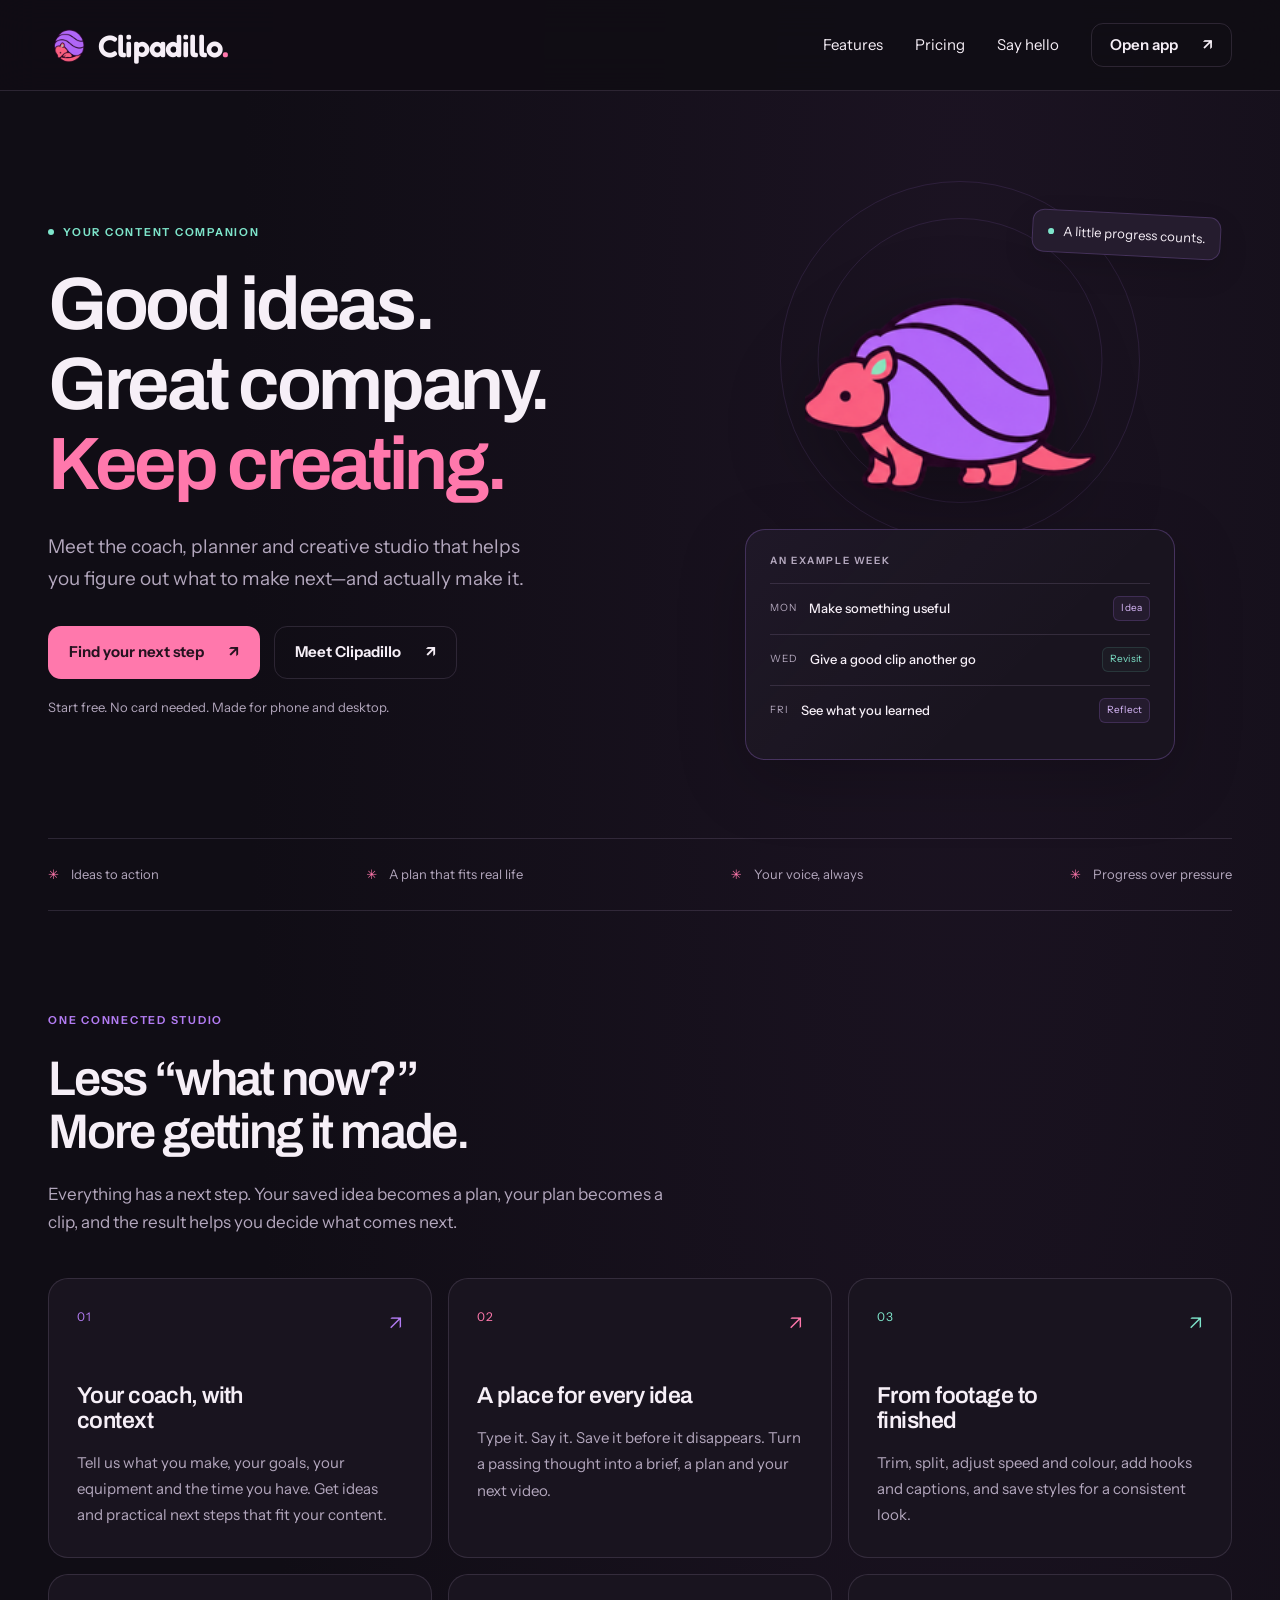
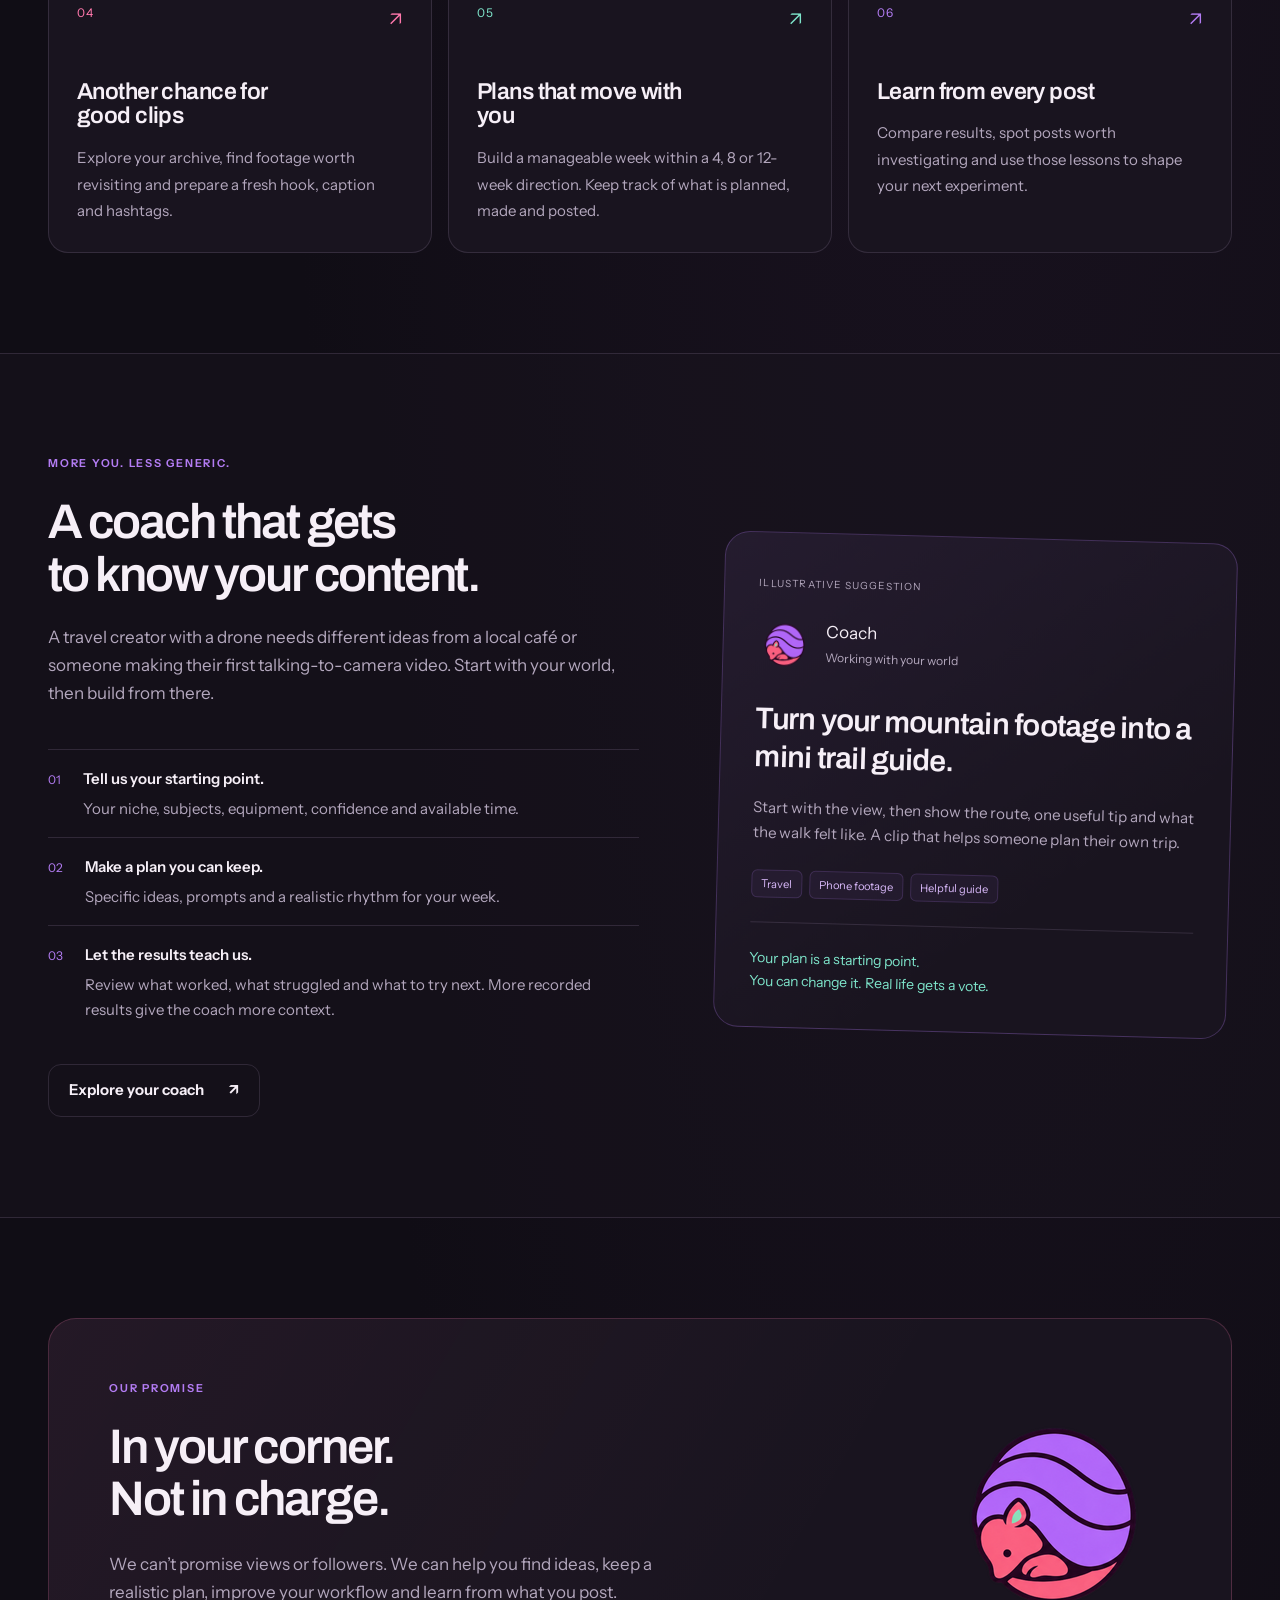
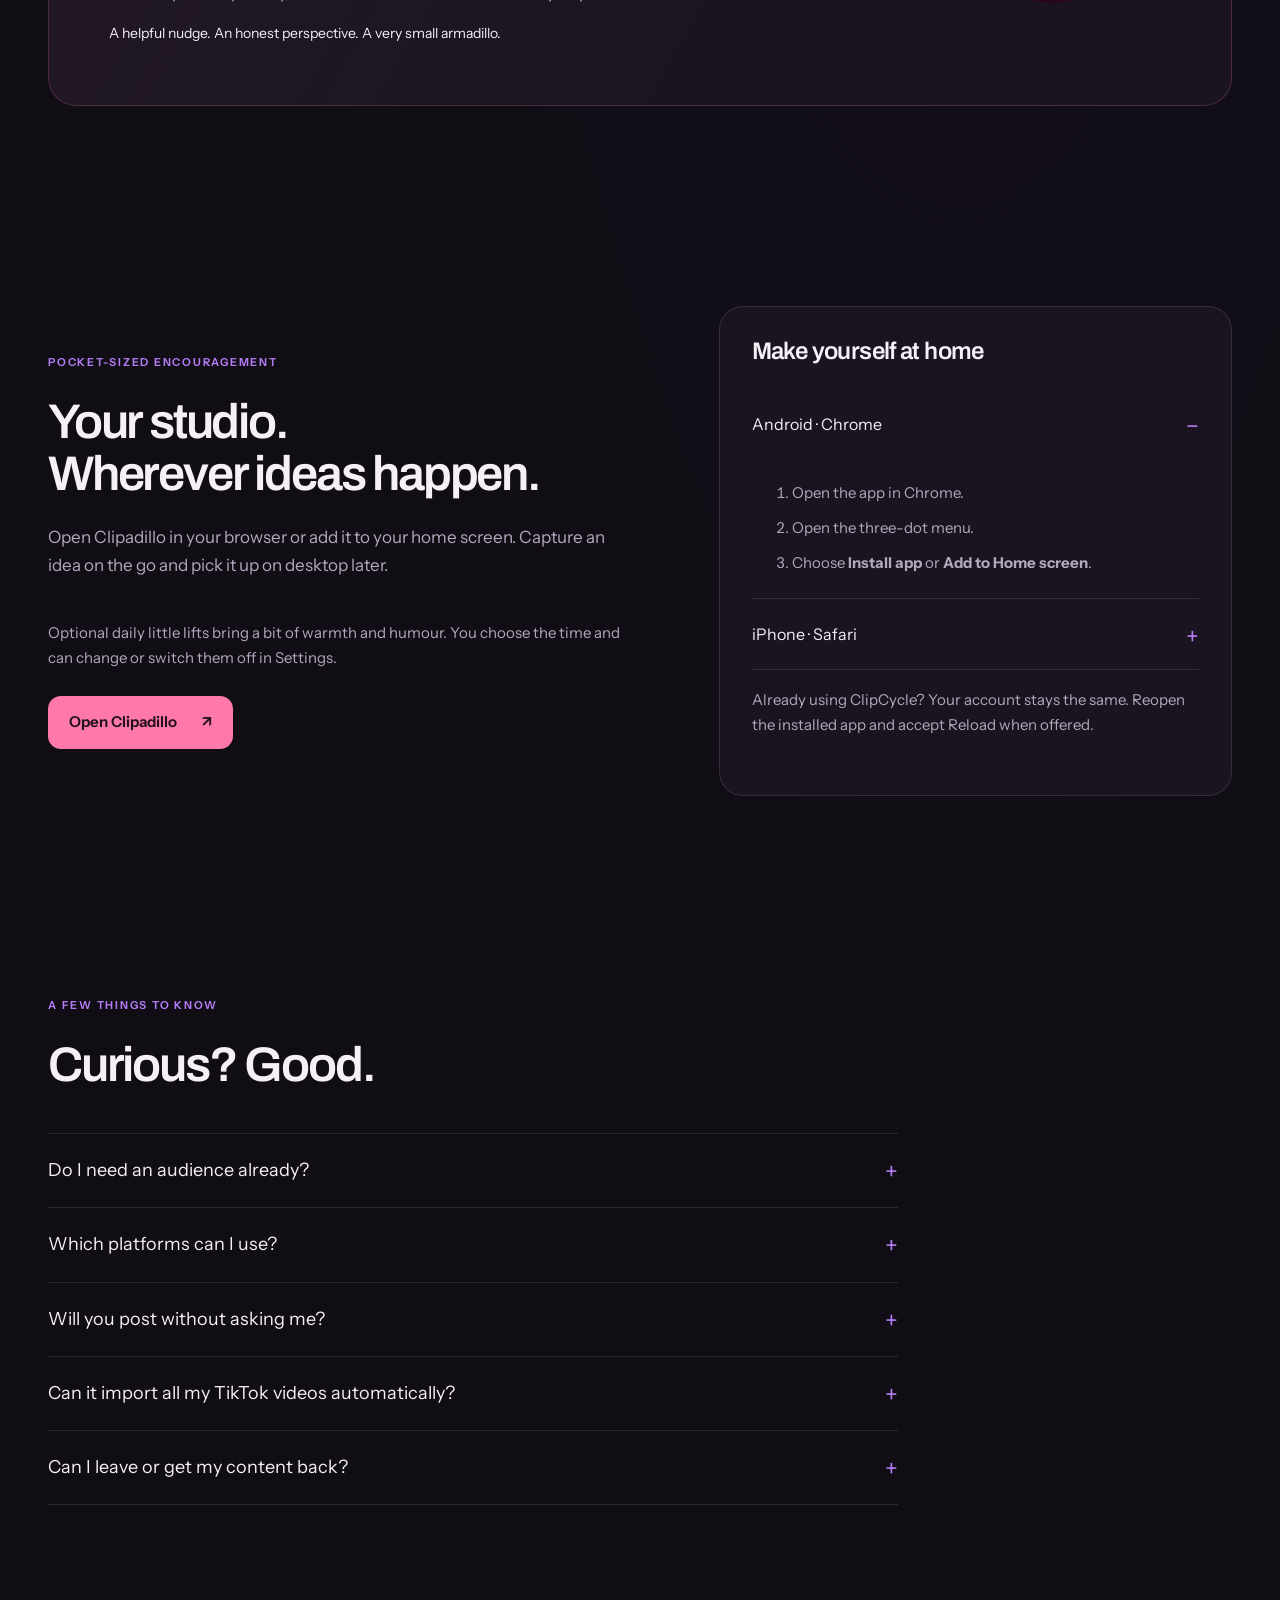
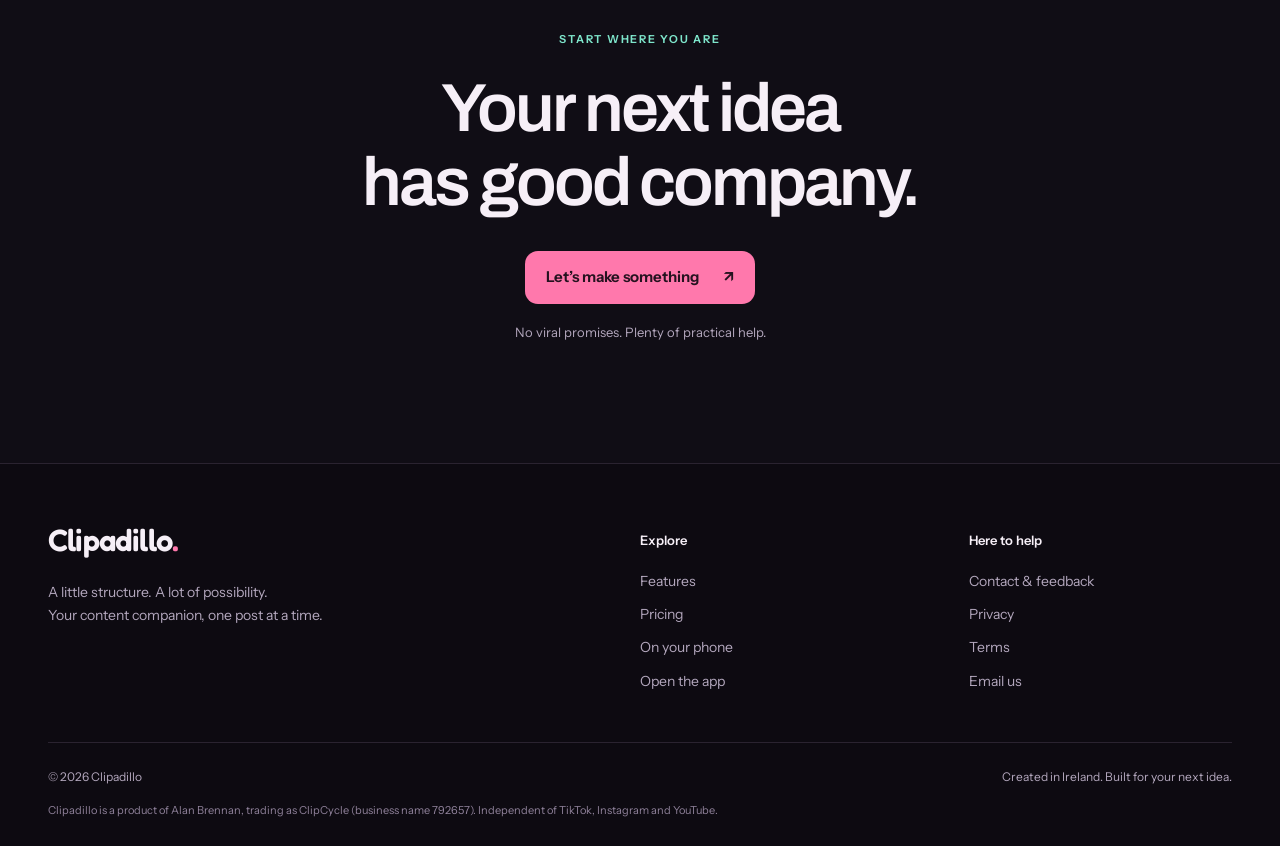
<file: index.html>
<!doctype html>
<html lang="en"><head><meta charset="utf-8"><meta name="viewport" content="width=device-width,initial-scale=1"><meta name="description" content="A tailored creator coach, plans, ideas, editing and results. Clipadillo helps you decide what to make next and keep creating."><meta name="theme-color" content="#100d15"><title>Your content, with a little company | Clipadillo</title><link rel="canonical" href="https://getclipadillo.com/"><meta property="og:title" content="Your content, with a little company | Clipadillo"><meta property="og:description" content="A tailored creator coach, plans, ideas, editing and results. Clipadillo helps you decide what to make next and keep creating."><meta property="og:type" content="website"><meta property="og:url" content="https://getclipadillo.com/"><meta property="og:image" content="https://getclipadillo.com/assets/mark.png"><link rel="icon" href="favicon.png?v=clipadillo-1" type="image/png"><link rel="stylesheet" href="styles.css"></head>
<body><a class="skip" href="#main">Skip to content</a><header class="header"><div class="container nav"><a class="brand" href="index.html" aria-label="Clipadillo home"><img src="assets/curled.webp" alt="" width="42" height="42">Clipadillo<span class="brand-dot">.</span></a><button class="menu" aria-expanded="false" aria-controls="navigation" type="button">Menu</button><nav class="links" id="navigation" aria-label="Main navigation"><a href="features.html">Features</a><a href="pricing.html">Pricing</a><a href="contact.html">Say hello</a><a class="nav-app" href="https://app.getclipadillo.com">Open app <span aria-hidden="true">↗</span></a></nav></div></header>
<main id="main"><section class="hero container"><div class="hero-copy"><span class="eyebrow"><i></i> Your content companion</span><h1>Good ideas.<br>Great company.<br><em>Keep creating.</em></h1><p class="lead">Meet the coach, planner and creative studio that helps you figure out what to make next—and actually make it.</p><div class="actions"><a class="button primary" href="https://app.getclipadillo.com">Find your next step<span aria-hidden="true">↗</span></a><a class="button quiet" href="#how">Meet Clipadillo<span aria-hidden="true">↗</span></a></div><p class="small-note">Start free. No card needed. Made for phone and desktop.</p></div><div class="hero-art"><div class="orbit orbit-one"></div><div class="orbit orbit-two"></div><span class="float-note note-top"><span class="mint-dot"></span> A little progress counts.</span><img class="hero-mascot" src="assets/hello.webp" alt="Clipadillo, your pink and violet armadillo companion" width="224" height="224"><div class="hero-plan"><span class="eyebrow">An example week</span><div><span class="day">MON</span><strong>Make something useful</strong><span class="mini-tag">Idea</span></div><div><span class="day">WED</span><strong>Give a good clip another go</strong><span class="mini-tag mint">Revisit</span></div><div><span class="day">FRI</span><strong>See what you learned</strong><span class="mini-tag">Reflect</span></div></div></div></section>
<div class="container"><div class="value-strip"><span>Ideas to action</span><span>A plan that fits real life</span><span>Your voice, always</span><span>Progress over pressure</span></div></div>
<section class="section container" id="how"><div class="section-heading"><span class="eyebrow">One connected studio</span><h2>Less “what now?”<br>More getting it made.</h2><p>Everything has a next step. Your saved idea becomes a plan, your plan becomes a clip, and the result helps you decide what comes next.</p></div><div class="feature-grid"><a class="feature-card violet" href="features.html#coach"><span class="feature-number">01<span aria-hidden="true">↗</span></span><h3>Your coach, with context</h3><p>Tell us what you make, your goals, your equipment and the time you have. Get ideas and practical next steps that fit your content.</p></a><a class="feature-card pink" href="features.html#ideas"><span class="feature-number">02<span aria-hidden="true">↗</span></span><h3>A place for every idea</h3><p>Type it. Say it. Save it before it disappears. Turn a passing thought into a brief, a plan and your next video.</p></a><a class="feature-card mint" href="features.html#editor"><span class="feature-number">03<span aria-hidden="true">↗</span></span><h3>From footage to finished</h3><p>Trim, split, adjust speed and colour, add hooks and captions, and save styles for a consistent look.</p></a><a class="feature-card pink" href="features.html#reposts"><span class="feature-number">04<span aria-hidden="true">↗</span></span><h3>Another chance for good clips</h3><p>Explore your archive, find footage worth revisiting and prepare a fresh hook, caption and hashtags.</p></a><a class="feature-card mint" href="features.html#plans"><span class="feature-number">05<span aria-hidden="true">↗</span></span><h3>Plans that move with you</h3><p>Build a manageable week within a 4, 8 or 12-week direction. Keep track of what is planned, made and posted.</p></a><a class="feature-card violet" href="features.html#results"><span class="feature-number">06<span aria-hidden="true">↗</span></span><h3>Learn from every post</h3><p>Compare results, spot posts worth investigating and use those lessons to shape your next experiment.</p></a></div></section><section class="section coach-section"><div class="container split"><div><div class="section-heading"><span class="eyebrow">More you. Less generic.</span><h2>A coach that gets<br>to know your content.</h2><p>A travel creator with a drone needs different ideas from a local café or someone making their first talking-to-camera video. Start with your world, then build from there.</p></div><div class="text-steps"><div><span>01</span><p><strong>Tell us your starting point.</strong>Your niche, subjects, equipment, confidence and available time.</p></div><div><span>02</span><p><strong>Make a plan you can keep.</strong>Specific ideas, prompts and a realistic rhythm for your week.</p></div><div><span>03</span><p><strong>Let the results teach us.</strong>Review what worked, what struggled and what to try next. More recorded results give the coach more context.</p></div></div><a class="button quiet" href="features.html#coach">Explore your coach<span aria-hidden="true">↗</span></a></div><aside class="coach-example"><span class="example-label">Illustrative suggestion</span><div class="example-header"><img src="assets/curled.webp" alt="" width="54" height="54"><span>Coach<br><small>Working with your world</small></span></div><h3>Turn your mountain footage into a mini trail guide.</h3><p>Start with the view, then show the route, one useful tip and what the walk felt like. A clip that helps someone plan their own trip.</p><div class="example-tags"><span>Travel</span><span>Phone footage</span><span>Helpful guide</span></div><div class="coach-note">Your plan is a starting point.<br>You can change it. Real life gets a vote.</div></aside></div></section>
<section class="section container"><div class="promise"><div><span class="eyebrow">Our promise</span><h2>In your corner.<br>Not in charge.</h2><p>We can’t promise views or followers. We can help you find ideas, keep a realistic plan, improve your workflow and learn from what you post.</p><p class="promise-end">A helpful nudge. An honest perspective. A very small armadillo.</p></div><img src="assets/curled.webp" alt="Clipadillo curled into a ball" width="224" height="224"></div></section>
<section class="section container" id="install"><div class="split"><div><div class="section-heading"><span class="eyebrow">Pocket-sized encouragement</span><h2>Your studio.<br>Wherever ideas happen.</h2><p>Open Clipadillo in your browser or add it to your home screen. Capture an idea on the go and pick it up on desktop later.</p></div><p>Optional daily little lifts bring a bit of warmth and humour. You choose the time and can change or switch them off in Settings.</p><a class="button primary" href="https://app.getclipadillo.com">Open Clipadillo<span aria-hidden="true">↗</span></a></div><div class="install-panel"><h3>Make yourself at home</h3><details open><summary>Android · Chrome</summary><ol><li>Open the app in Chrome.</li><li>Open the three-dot menu.</li><li>Choose <strong>Install app</strong> or <strong>Add to Home screen</strong>.</li></ol></details><details><summary>iPhone · Safari</summary><ol><li>Open the app in Safari.</li><li>Tap <strong>Share</strong>.</li><li>Choose <strong>Add to Home Screen</strong>, then <strong>Add</strong>.</li></ol></details><p class="small-note">Already using ClipCycle? Your account stays the same. Reopen the installed app and accept Reload when offered.</p></div></div></section>
<section class="section container"><div class="section-heading"><span class="eyebrow">A few things to know</span><h2>Curious? Good.</h2></div><div class="faq"><details><summary>Do I need an audience already?</summary><p>No. Beginners can start with their goals, interests and available equipment. Established creators can bring their post history and recorded results into the process.</p></details><details><summary>Which platforms can I use?</summary><p>TikTok connects today. You can also plan and prepare content for Instagram and YouTube Shorts, then export, post and record results manually. Direct connections for those platforms are coming soon.</p></details><details><summary>Will you post without asking me?</summary><p>No. You choose what to send to TikTok drafts, and direct posting requires your review and confirmation for each post. A plan is not an unattended publishing schedule.</p></details><details><summary>Can it import all my TikTok videos automatically?</summary><p>Connecting TikTok can bring in supported account and post information. Media availability depends on the available import route; you can also upload your own footage. A separate automatic video import connection is in preparation and is not live yet.</p></details><details><summary>Can I leave or get my content back?</summary><p>Yes. Manage your subscription, download account data and request account deletion in Settings. Download video files separately from Library. See the <a href="privacy.html">Privacy Policy</a> for details.</p></details></div></section>
<section class="container closing"><span class="eyebrow">Start where you are</span><h2>Your next idea<br>has good company.</h2><a class="button primary" href="https://app.getclipadillo.com">Let’s make something<span aria-hidden="true">↗</span></a><p class="small-note">No viral promises. Plenty of practical help.</p></section></main>
<footer class="footer"><div class="container"><div class="footer-grid"><div><a class="brand" href="index.html">Clipadillo<span class="brand-dot">.</span></a><p>A little structure. A lot of possibility.<br>Your content companion, one post at a time.</p></div><div><h2>Explore</h2><a href="features.html">Features</a><a href="pricing.html">Pricing</a><a href="index.html#install">On your phone</a><a href="https://app.getclipadillo.com">Open the app</a></div><div><h2>Here to help</h2><a href="contact.html">Contact &amp; feedback</a><a href="privacy.html">Privacy</a><a href="terms.html">Terms</a><a href="mailto:clipadillo.creator@gmail.com">Email us</a></div></div><div class="footer-bottom"><span>© <span data-year>2026</span> Clipadillo</span><span>Created in Ireland. Built for your next idea.</span></div><p class="legal-note">Clipadillo is a product of Alan Brennan, trading as ClipCycle (business name 792657). Independent of TikTok, Instagram and YouTube.</p></div></footer><script src="script.js"></script></body></html>
</file>
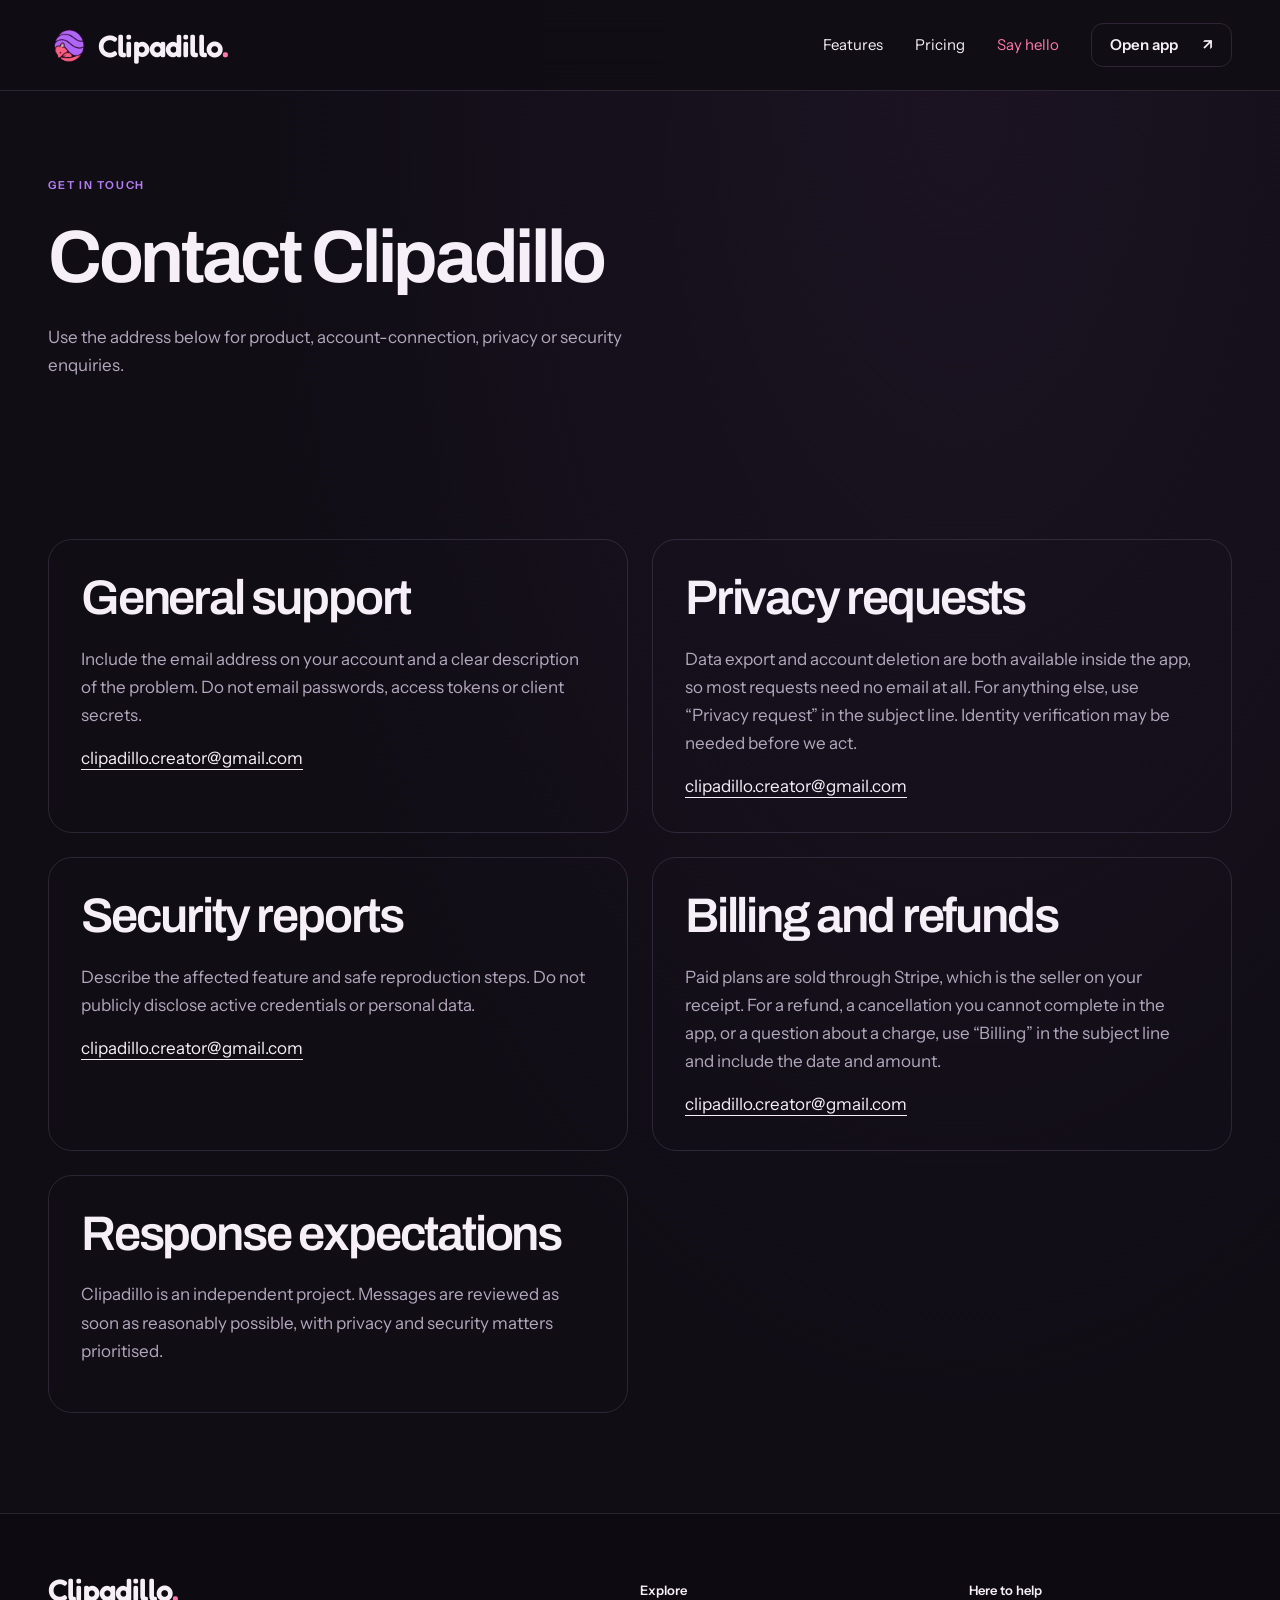
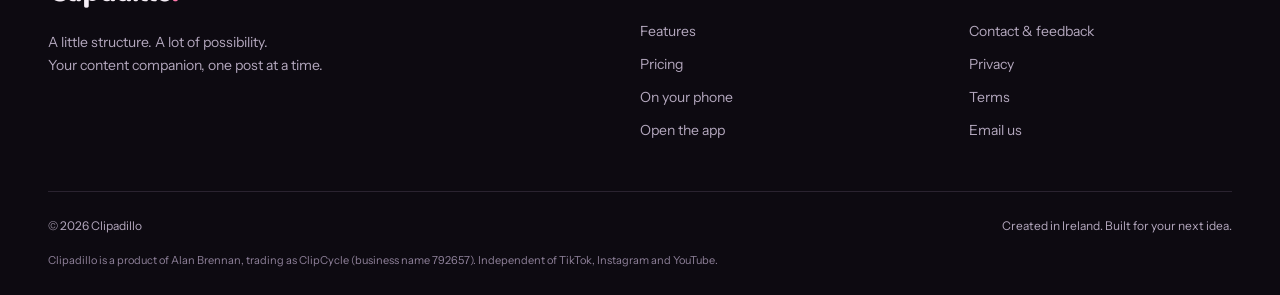
<file: contact.html>
<!doctype html>
<html lang="en"><head><meta charset="utf-8"><meta name="viewport" content="width=device-width,initial-scale=1"><meta name="description" content="Get help, report a bug or share an idea for Clipadillo."><meta name="theme-color" content="#100d15"><title>Contact | Clipadillo</title><link rel="canonical" href="https://getclipadillo.com/contact.html"><meta property="og:title" content="Contact | Clipadillo"><meta property="og:description" content="Get help, report a bug or share an idea for Clipadillo."><meta property="og:type" content="website"><meta property="og:url" content="https://getclipadillo.com/"><meta property="og:image" content="https://getclipadillo.com/assets/mark.png"><link rel="icon" href="favicon.png?v=clipadillo-1" type="image/png"><link rel="stylesheet" href="styles.css"></head>
<body><a class="skip" href="#main">Skip to content</a><header class="header"><div class="container nav"><a class="brand" href="index.html" aria-label="Clipadillo home"><img src="assets/curled.webp" alt="" width="42" height="42">Clipadillo<span class="brand-dot">.</span></a><button class="menu" aria-expanded="false" aria-controls="navigation" type="button">Menu</button><nav class="links" id="navigation" aria-label="Main navigation"><a href="features.html">Features</a><a href="pricing.html">Pricing</a><a href="contact.html" aria-current="page">Say hello</a><a class="nav-app" href="https://app.getclipadillo.com">Open app <span aria-hidden="true">↗</span></a></nav></div></header>
<main id="main">
<section class="page-hero"><div class="container"><span class="eyebrow">Get in touch</span><h1>Contact Clipadillo</h1><p>Use the address below for product, account-connection, privacy or security enquiries.</p></div></section>
<section class="section"><div class="container contact-grid"><article class="contact-card"><h2>General support</h2><p>Include the email address on your account and a clear description of the problem. Do not email passwords, access tokens or client secrets.</p><a class="email" href="mailto:clipadillo.creator@gmail.com?subject=Clipadillo%20support">clipadillo.creator@gmail.com</a></article><article class="contact-card"><h2>Privacy requests</h2><p>Data export and account deletion are both available inside the app, so most requests need no email at all. For anything else, use “Privacy request” in the subject line. Identity verification may be needed before we act.</p><a class="email" href="mailto:clipadillo.creator@gmail.com?subject=Clipadillo%20privacy%20request">clipadillo.creator@gmail.com</a></article><article class="contact-card"><h2>Security reports</h2><p>Describe the affected feature and safe reproduction steps. Do not publicly disclose active credentials or personal data.</p><a class="email" href="mailto:clipadillo.creator@gmail.com?subject=Clipadillo%20security%20report">clipadillo.creator@gmail.com</a></article><article class="contact-card"><h2>Billing and refunds</h2><p>Paid plans are sold through Stripe, which is the seller on your receipt. For a refund, a cancellation you cannot complete in the app, or a question about a charge, use “Billing” in the subject line and include the date and amount.</p><a class="email" href="mailto:clipadillo.creator@gmail.com?subject=Clipadillo%20billing">clipadillo.creator@gmail.com</a></article><article class="contact-card"><h2>Response expectations</h2><p>Clipadillo is an independent project. Messages are reviewed as soon as reasonably possible, with privacy and security matters prioritised.</p></article></div></section>
</main>
<footer class="footer"><div class="container"><div class="footer-grid"><div><a class="brand" href="index.html">Clipadillo<span class="brand-dot">.</span></a><p>A little structure. A lot of possibility.<br>Your content companion, one post at a time.</p></div><div><h2>Explore</h2><a href="features.html">Features</a><a href="pricing.html">Pricing</a><a href="index.html#install">On your phone</a><a href="https://app.getclipadillo.com">Open the app</a></div><div><h2>Here to help</h2><a href="contact.html">Contact &amp; feedback</a><a href="privacy.html">Privacy</a><a href="terms.html">Terms</a><a href="mailto:clipadillo.creator@gmail.com">Email us</a></div></div><div class="footer-bottom"><span>© <span data-year>2026</span> Clipadillo</span><span>Created in Ireland. Built for your next idea.</span></div><p class="legal-note">Clipadillo is a product of Alan Brennan, trading as ClipCycle (business name 792657). Independent of TikTok, Instagram and YouTube.</p></div></footer><script src="script.js"></script></body></html>
</file>
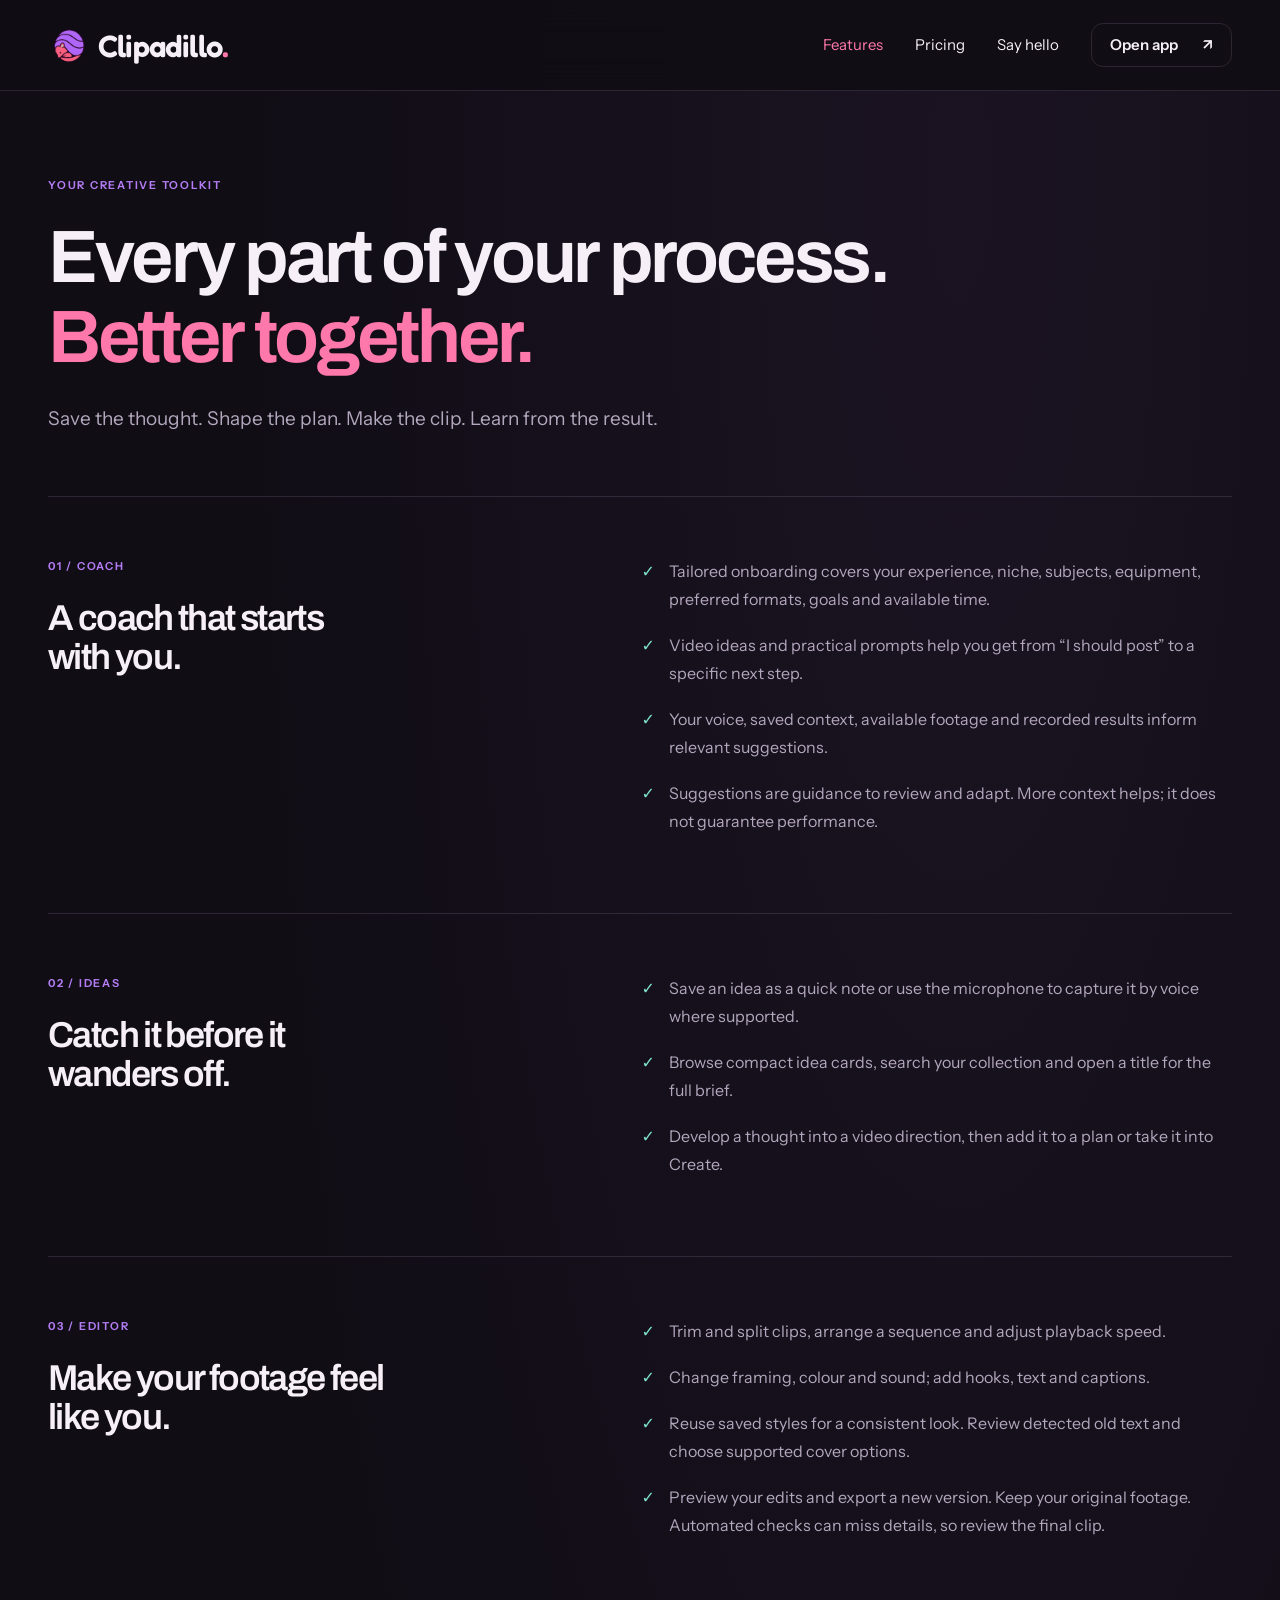
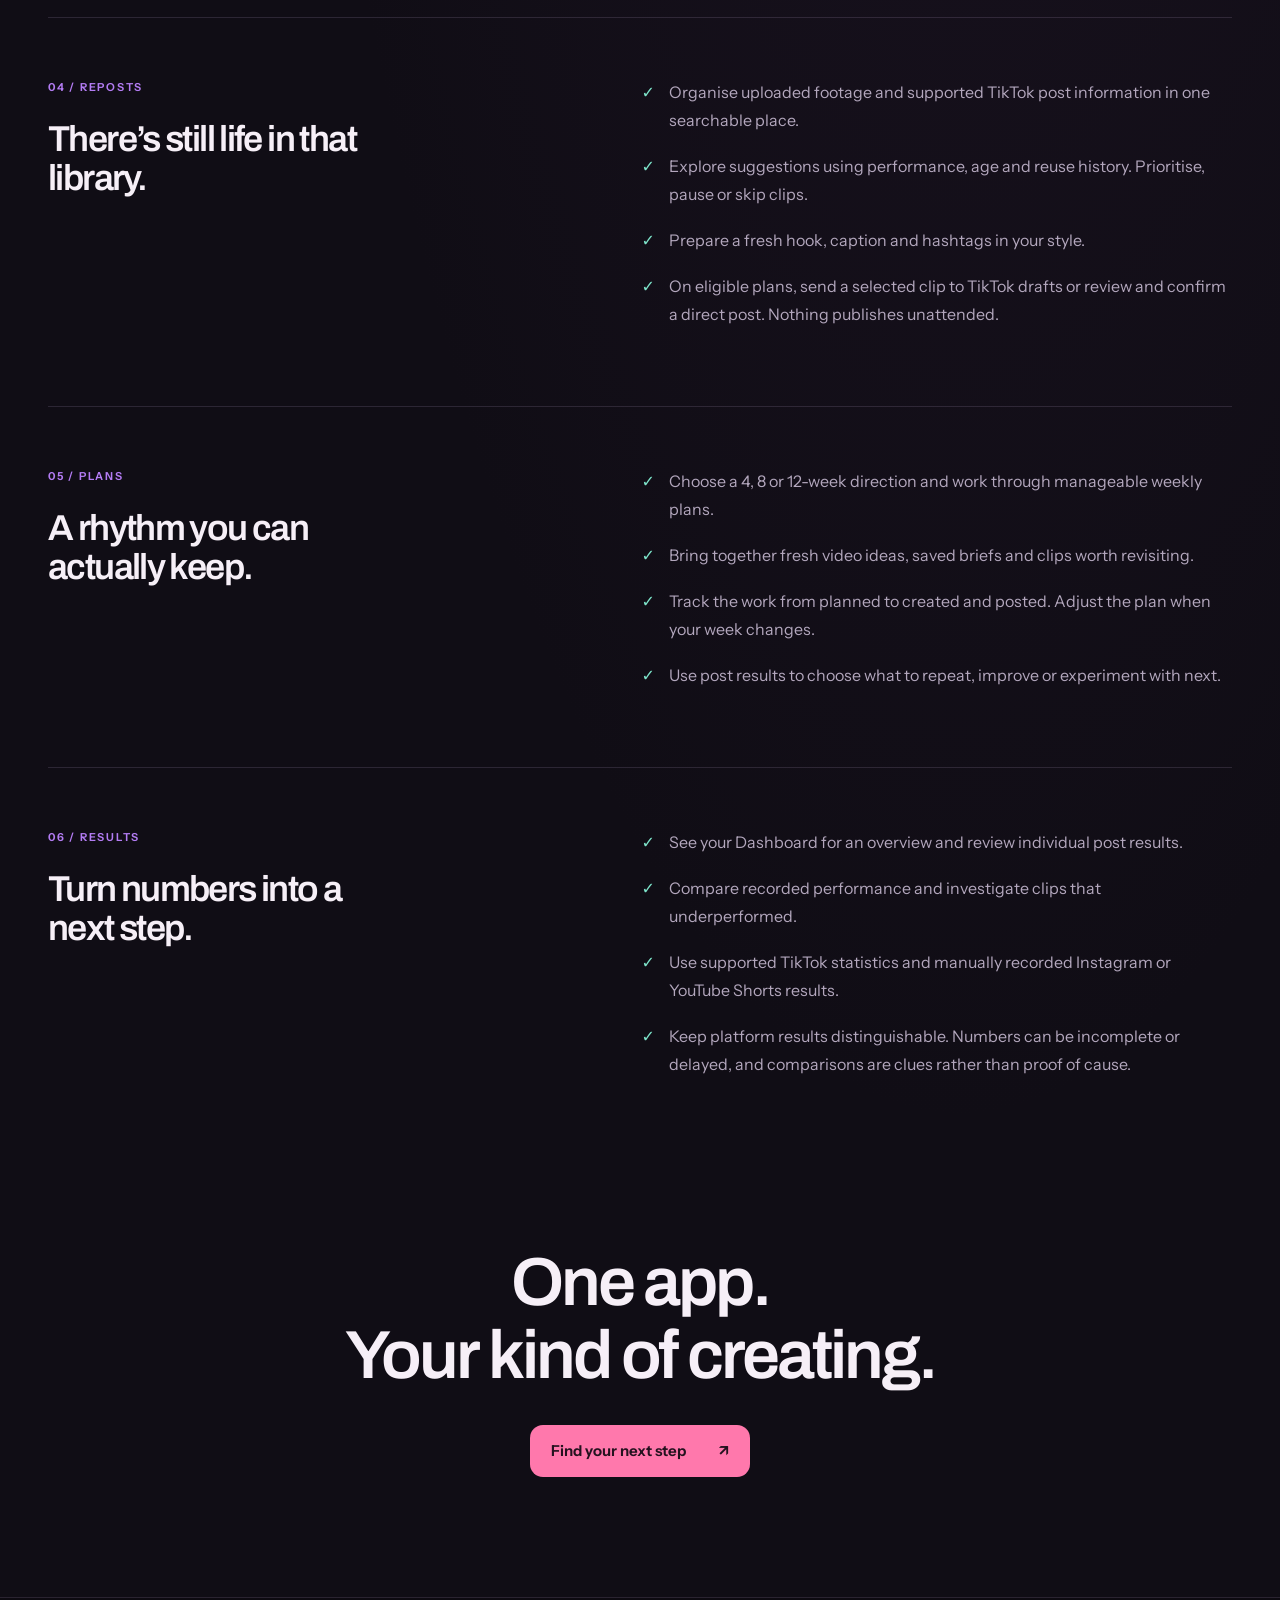
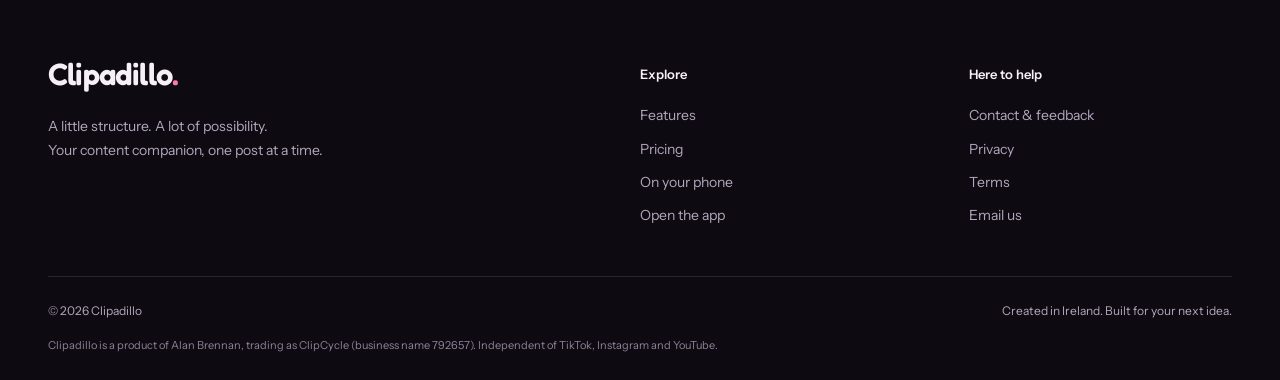
<file: features.html>
<!doctype html>
<html lang="en"><head><meta charset="utf-8"><meta name="viewport" content="width=device-width,initial-scale=1"><meta name="description" content="Explore tailored coaching, weekly plans, ideas and voice capture, video editing, a repost studio and results."><meta name="theme-color" content="#100d15"><title>Meet your creative toolkit | Clipadillo</title><link rel="canonical" href="https://getclipadillo.com/features.html"><meta property="og:title" content="Meet your creative toolkit | Clipadillo"><meta property="og:description" content="Explore tailored coaching, weekly plans, ideas and voice capture, video editing, a repost studio and results."><meta property="og:type" content="website"><meta property="og:url" content="https://getclipadillo.com/"><meta property="og:image" content="https://getclipadillo.com/assets/mark.png"><link rel="icon" href="favicon.png?v=clipadillo-1" type="image/png"><link rel="stylesheet" href="styles.css"></head>
<body><a class="skip" href="#main">Skip to content</a><header class="header"><div class="container nav"><a class="brand" href="index.html" aria-label="Clipadillo home"><img src="assets/curled.webp" alt="" width="42" height="42">Clipadillo<span class="brand-dot">.</span></a><button class="menu" aria-expanded="false" aria-controls="navigation" type="button">Menu</button><nav class="links" id="navigation" aria-label="Main navigation"><a href="features.html" aria-current="page">Features</a><a href="pricing.html">Pricing</a><a href="contact.html">Say hello</a><a class="nav-app" href="https://app.getclipadillo.com">Open app <span aria-hidden="true">↗</span></a></nav></div></header>
<main id="main"><section class="page-hero container"><span class="eyebrow">Your creative toolkit</span><h1>Every part of your process.<br><em>Better together.</em></h1><p class="lead">Save the thought. Shape the plan. Make the clip. Learn from the result.</p></section><div class="container feature-details"><section id="coach" class="feature-detail"><div><span class="eyebrow">01 / coach</span><h2>A coach that starts with you.</h2></div><ul class="checks"><li>Tailored onboarding covers your experience, niche, subjects, equipment, preferred formats, goals and available time.</li><li>Video ideas and practical prompts help you get from “I should post” to a specific next step.</li><li>Your voice, saved context, available footage and recorded results inform relevant suggestions.</li><li>Suggestions are guidance to review and adapt. More context helps; it does not guarantee performance.</li></ul></section><section id="ideas" class="feature-detail"><div><span class="eyebrow">02 / ideas</span><h2>Catch it before it wanders off.</h2></div><ul class="checks"><li>Save an idea as a quick note or use the microphone to capture it by voice where supported.</li><li>Browse compact idea cards, search your collection and open a title for the full brief.</li><li>Develop a thought into a video direction, then add it to a plan or take it into Create.</li></ul></section><section id="editor" class="feature-detail"><div><span class="eyebrow">03 / editor</span><h2>Make your footage feel like you.</h2></div><ul class="checks"><li>Trim and split clips, arrange a sequence and adjust playback speed.</li><li>Change framing, colour and sound; add hooks, text and captions.</li><li>Reuse saved styles for a consistent look. Review detected old text and choose supported cover options.</li><li>Preview your edits and export a new version. Keep your original footage. Automated checks can miss details, so review the final clip.</li></ul></section><section id="reposts" class="feature-detail"><div><span class="eyebrow">04 / reposts</span><h2>There’s still life in that library.</h2></div><ul class="checks"><li>Organise uploaded footage and supported TikTok post information in one searchable place.</li><li>Explore suggestions using performance, age and reuse history. Prioritise, pause or skip clips.</li><li>Prepare a fresh hook, caption and hashtags in your style.</li><li>On eligible plans, send a selected clip to TikTok drafts or review and confirm a direct post. Nothing publishes unattended.</li></ul></section><section id="plans" class="feature-detail"><div><span class="eyebrow">05 / plans</span><h2>A rhythm you can actually keep.</h2></div><ul class="checks"><li>Choose a 4, 8 or 12-week direction and work through manageable weekly plans.</li><li>Bring together fresh video ideas, saved briefs and clips worth revisiting.</li><li>Track the work from planned to created and posted. Adjust the plan when your week changes.</li><li>Use post results to choose what to repeat, improve or experiment with next.</li></ul></section><section id="results" class="feature-detail"><div><span class="eyebrow">06 / results</span><h2>Turn numbers into a next step.</h2></div><ul class="checks"><li>See your Dashboard for an overview and review individual post results.</li><li>Compare recorded performance and investigate clips that underperformed.</li><li>Use supported TikTok statistics and manually recorded Instagram or YouTube Shorts results.</li><li>Keep platform results distinguishable. Numbers can be incomplete or delayed, and comparisons are clues rather than proof of cause.</li></ul></section></div><section class="container closing"><h2>One app.<br>Your kind of creating.</h2><a class="button primary" href="https://app.getclipadillo.com">Find your next step<span aria-hidden="true">↗</span></a></section></main>
<footer class="footer"><div class="container"><div class="footer-grid"><div><a class="brand" href="index.html">Clipadillo<span class="brand-dot">.</span></a><p>A little structure. A lot of possibility.<br>Your content companion, one post at a time.</p></div><div><h2>Explore</h2><a href="features.html">Features</a><a href="pricing.html">Pricing</a><a href="index.html#install">On your phone</a><a href="https://app.getclipadillo.com">Open the app</a></div><div><h2>Here to help</h2><a href="contact.html">Contact &amp; feedback</a><a href="privacy.html">Privacy</a><a href="terms.html">Terms</a><a href="mailto:clipadillo.creator@gmail.com">Email us</a></div></div><div class="footer-bottom"><span>© <span data-year>2026</span> Clipadillo</span><span>Created in Ireland. Built for your next idea.</span></div><p class="legal-note">Clipadillo is a product of Alan Brennan, trading as ClipCycle (business name 792657). Independent of TikTok, Instagram and YouTube.</p></div></footer><script src="script.js"></script></body></html>
</file>
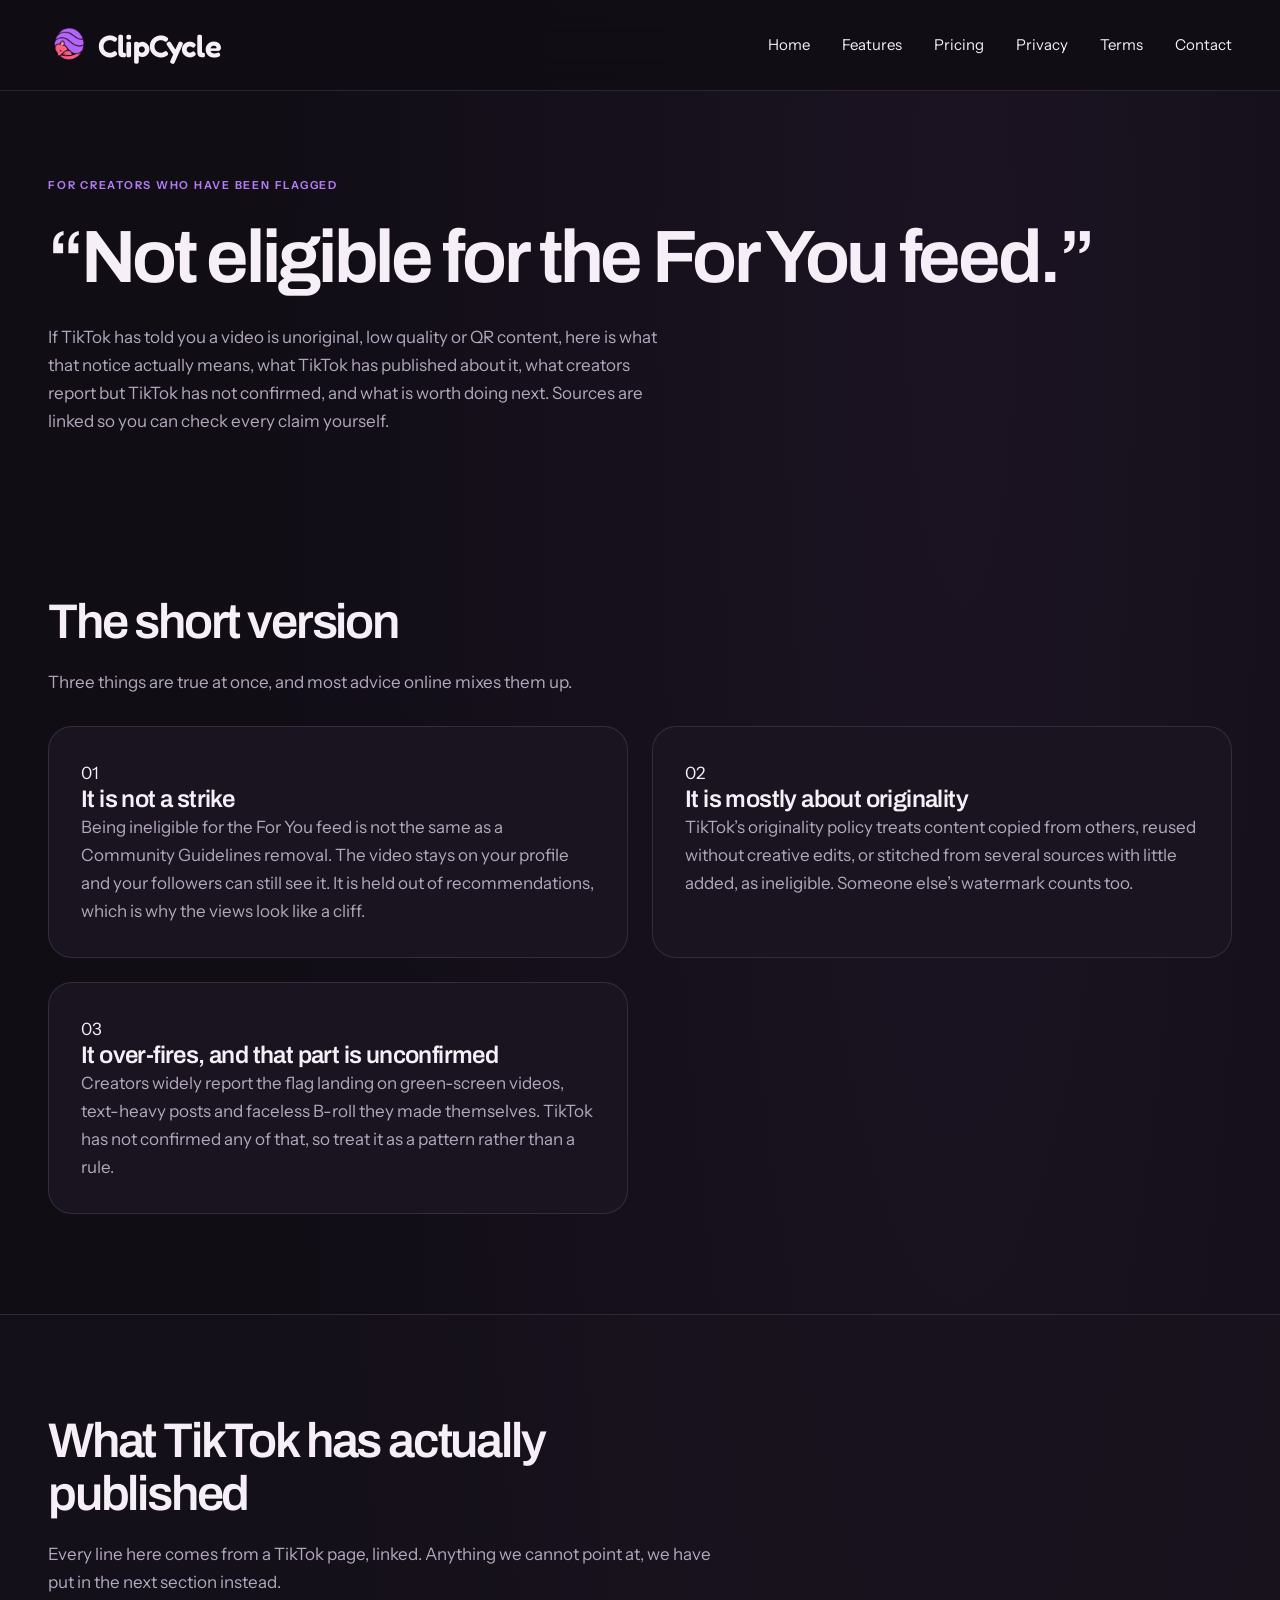
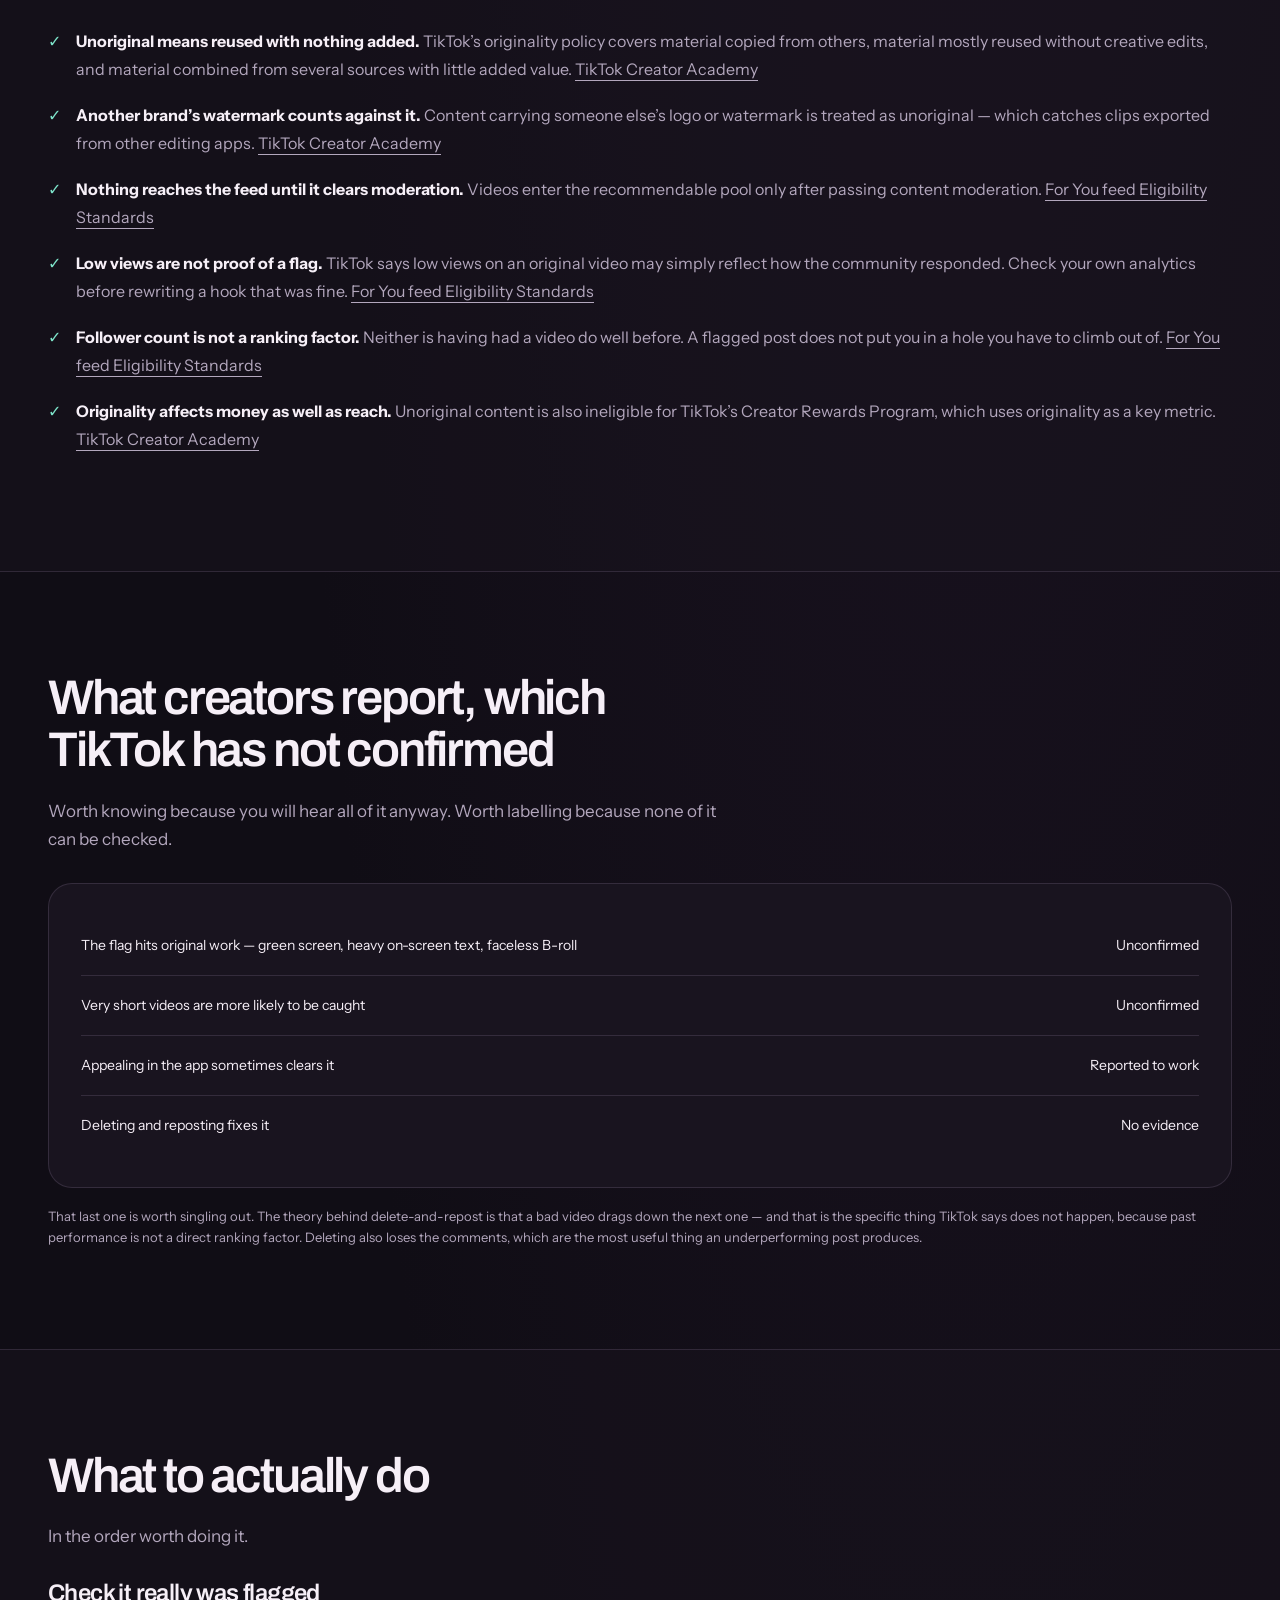
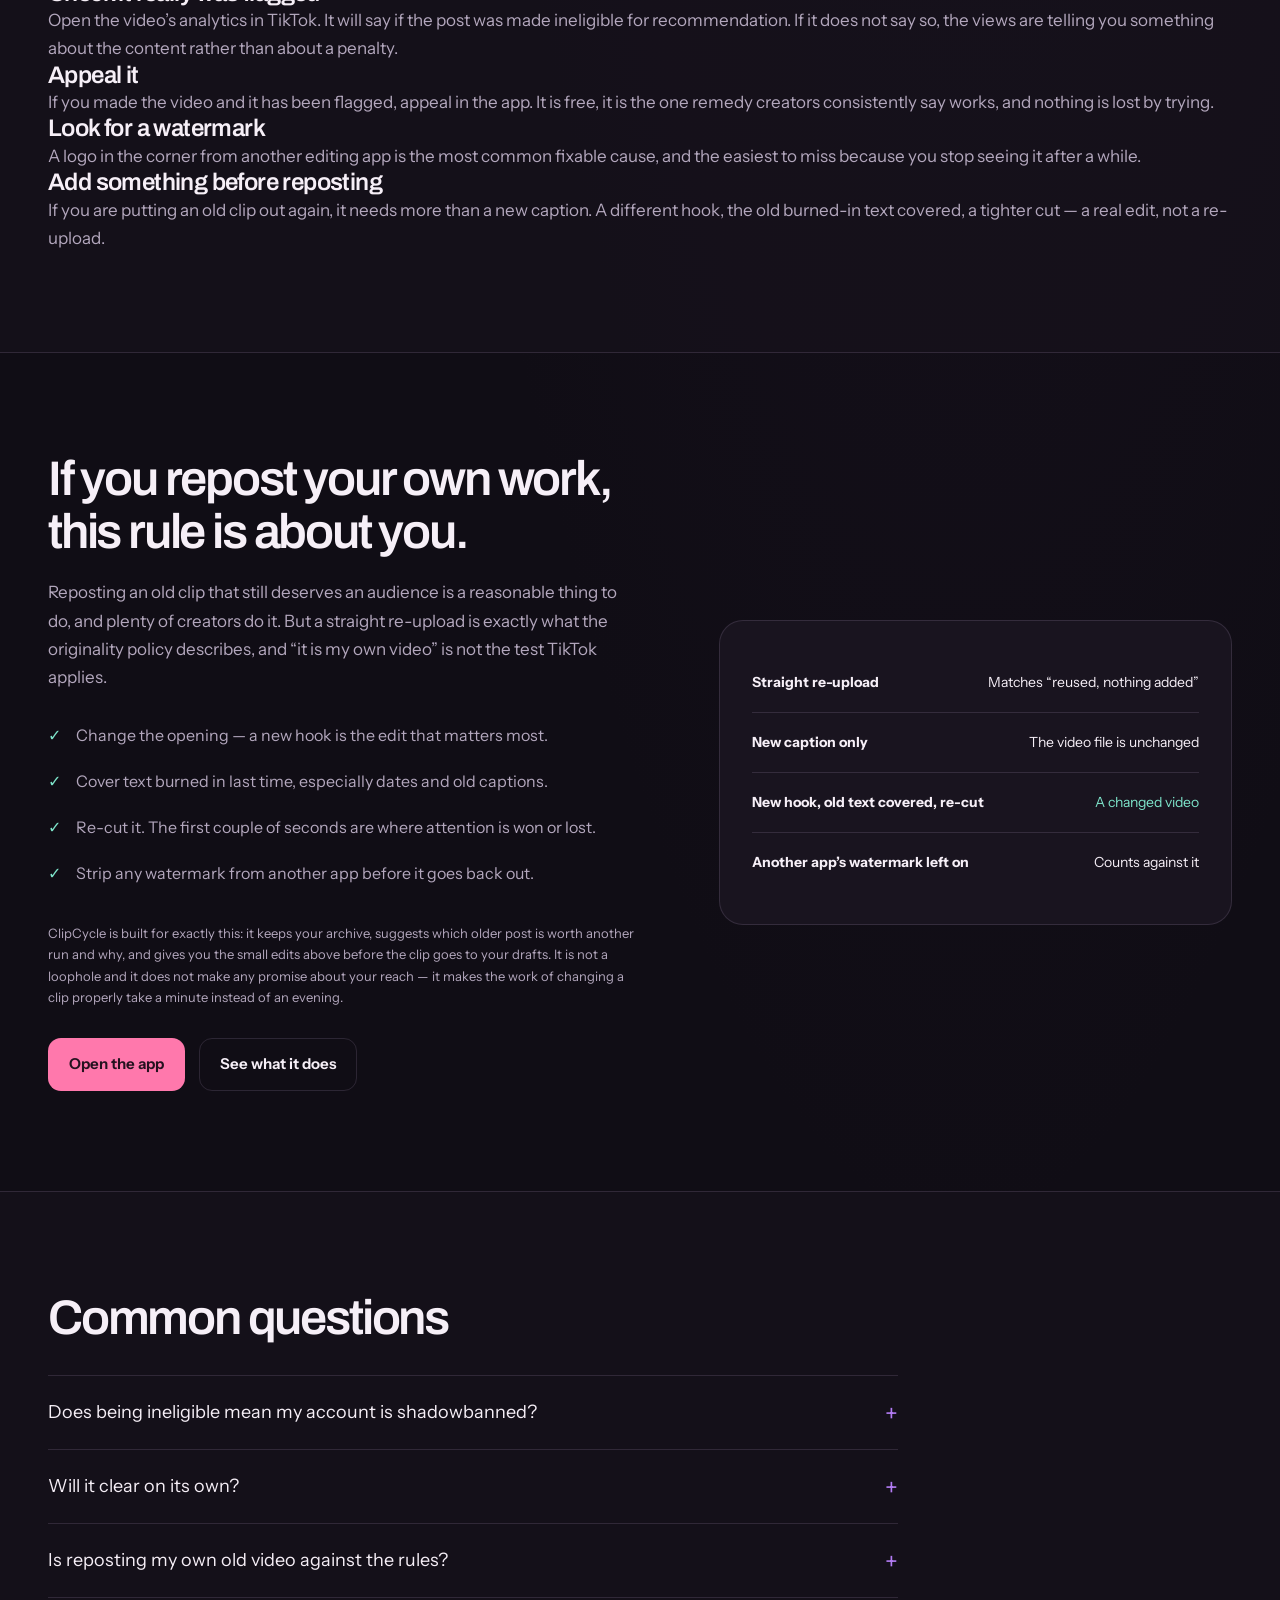
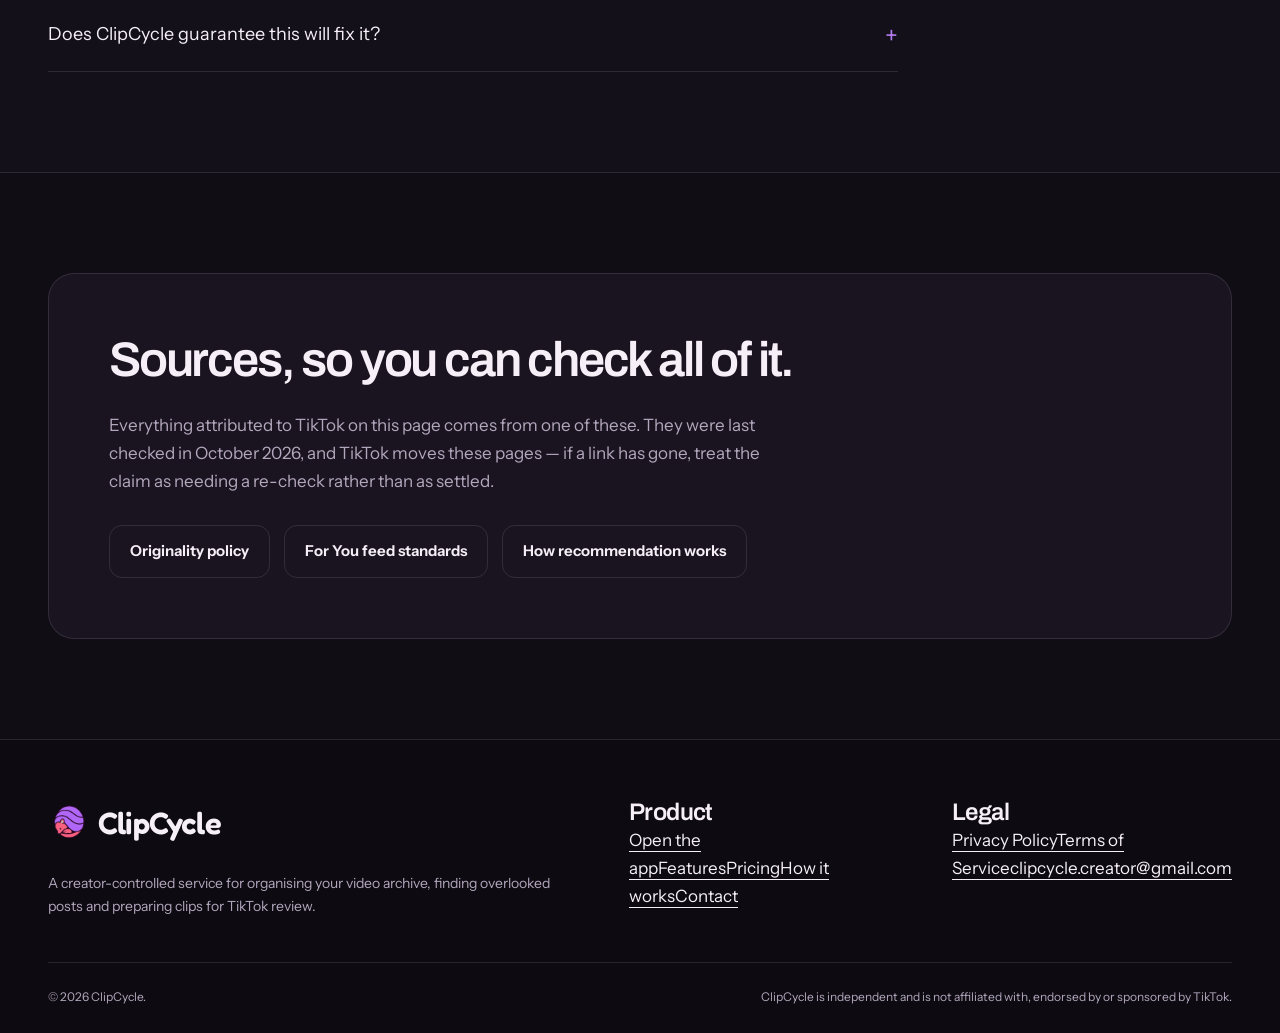
<file: not-eligible.html>
<!doctype html><html lang="en"><head><meta charset="utf-8"><meta name="viewport" content="width=device-width,initial-scale=1"><meta name="description" content="What TikTok's 'not eligible for the For You feed: unoriginal, low quality or QR content' notice means, what TikTok has actually published about it, what creators report, and what you can do about a video that has been flagged."><meta name="theme-color" content="#0a0b0f"><title>Why your video says &ldquo;not eligible for the For You feed&rdquo; | ClipCycle</title><link rel="canonical" href="https://clipcycle.co/not-eligible.html"><link rel="icon" href="favicon.png" type="image/png"><link rel="preconnect" href="https://fonts.googleapis.com"><link rel="preconnect" href="https://fonts.gstatic.com" crossorigin><link href="https://fonts.googleapis.com/css2?family=Archivo:wght@500;600;700&family=Instrument+Sans:wght@400;500;600&family=JetBrains+Mono:wght@400;500&display=swap" rel="stylesheet"><link rel="stylesheet" href="styles.css"></head><body><a class="skip" href="#main">Skip to content</a><header class="header"><div class="container nav"><a class="brand" href="index.html"><span class="mark"><img src="favicon.png" alt="" width="38" height="38"></span><span>ClipCycle</span></a><button class="menu" aria-expanded="false">Menu</button><nav class="links" aria-label="Primary"><a href="index.html">Home</a><a href="features.html">Features</a><a href="pricing.html">Pricing</a><a href="privacy.html">Privacy</a><a href="terms.html">Terms</a><a href="contact.html" class="contact-link">Contact</a></nav></div></header><main id="main">
<section class="page-hero"><div class="container"><span class="eyebrow">For creators who have been flagged</span><h1>&ldquo;Not eligible for the For You feed.&rdquo;</h1><p>If TikTok has told you a video is unoriginal, low quality or QR content, here is what that notice actually means, what TikTok has published about it, what creators report but TikTok has not confirmed, and what is worth doing next. Sources are linked so you can check every claim yourself.</p></div></section>

<section class="section"><div class="container"><div class="heading"><h2>The short version</h2><p>Three things are true at once, and most advice online mixes them up.</p></div><div class="cards"><article class="card"><span class="icon">01</span><h3>It is not a strike</h3><p>Being ineligible for the For You feed is not the same as a Community Guidelines removal. The video stays on your profile and your followers can still see it. It is held out of recommendations, which is why the views look like a cliff.</p></article><article class="card"><span class="icon">02</span><h3>It is mostly about originality</h3><p>TikTok&rsquo;s originality policy treats content copied from others, reused without creative edits, or stitched from several sources with little added, as ineligible. Someone else&rsquo;s watermark counts too.</p></article><article class="card"><span class="icon">03</span><h3>It over-fires, and that part is unconfirmed</h3><p>Creators widely report the flag landing on green-screen videos, text-heavy posts and faceless B-roll they made themselves. TikTok has not confirmed any of that, so treat it as a pattern rather than a rule.</p></article></div></div></section>

<section class="section soft"><div class="container"><div class="heading"><h2>What TikTok has actually published</h2><p>Every line here comes from a TikTok page, linked. Anything we cannot point at, we have put in the next section instead.</p></div><ul class="checks"><li><strong>Unoriginal means reused with nothing added.</strong> TikTok&rsquo;s originality policy covers material copied from others, material mostly reused without creative edits, and material combined from several sources with little added value. <a href="https://www.tiktok.com/creator-academy/article/tiktok-originality-policy" rel="nofollow noreferrer" target="_blank">TikTok Creator Academy</a></li><li><strong>Another brand&rsquo;s watermark counts against it.</strong> Content carrying someone else&rsquo;s logo or watermark is treated as unoriginal &mdash; which catches clips exported from other editing apps. <a href="https://www.tiktok.com/creator-academy/article/tiktok-originality-policy" rel="nofollow noreferrer" target="_blank">TikTok Creator Academy</a></li><li><strong>Nothing reaches the feed until it clears moderation.</strong> Videos enter the recommendable pool only after passing content moderation. <a href="https://www.tiktok.com/community-guidelines/en/fyf-standards" rel="nofollow noreferrer" target="_blank">For You feed Eligibility Standards</a></li><li><strong>Low views are not proof of a flag.</strong> TikTok says low views on an original video may simply reflect how the community responded. Check your own analytics before rewriting a hook that was fine. <a href="https://www.tiktok.com/community-guidelines/en/fyf-standards" rel="nofollow noreferrer" target="_blank">For You feed Eligibility Standards</a></li><li><strong>Follower count is not a ranking factor.</strong> Neither is having had a video do well before. A flagged post does not put you in a hole you have to climb out of. <a href="https://www.tiktok.com/community-guidelines/en/fyf-standards" rel="nofollow noreferrer" target="_blank">For You feed Eligibility Standards</a></li><li><strong>Originality affects money as well as reach.</strong> Unoriginal content is also ineligible for TikTok&rsquo;s Creator Rewards Program, which uses originality as a key metric. <a href="https://www.tiktok.com/creator-academy/article/tiktok-originality-policy" rel="nofollow noreferrer" target="_blank">TikTok Creator Academy</a></li></ul></div></section>

<section class="section"><div class="container"><div class="heading"><h2>What creators report, which TikTok has not confirmed</h2><p>Worth knowing because you will hear all of it anyway. Worth labelling because none of it can be checked.</p></div><div class="panel"><div class="panel-row"><span>The flag hits original work &mdash; green screen, heavy on-screen text, faceless B-roll</span><span>Unconfirmed</span></div><div class="panel-row"><span>Very short videos are more likely to be caught</span><span>Unconfirmed</span></div><div class="panel-row"><span>Appealing in the app sometimes clears it</span><span>Reported to work</span></div><div class="panel-row"><span>Deleting and reposting fixes it</span><span>No evidence</span></div></div><p class="note">That last one is worth singling out. The theory behind delete-and-repost is that a bad video drags down the next one &mdash; and that is the specific thing TikTok says does not happen, because past performance is not a direct ranking factor. Deleting also loses the comments, which are the most useful thing an underperforming post produces.</p></div></section>

<section class="section soft"><div class="container"><div class="heading"><h2>What to actually do</h2><p>In the order worth doing it.</p></div><div class="steps"><article class="step"><h3>Check it really was flagged</h3><p>Open the video&rsquo;s analytics in TikTok. It will say if the post was made ineligible for recommendation. If it does not say so, the views are telling you something about the content rather than about a penalty.</p></article><article class="step"><h3>Appeal it</h3><p>If you made the video and it has been flagged, appeal in the app. It is free, it is the one remedy creators consistently say works, and nothing is lost by trying.</p></article><article class="step"><h3>Look for a watermark</h3><p>A logo in the corner from another editing app is the most common fixable cause, and the easiest to miss because you stop seeing it after a while.</p></article><article class="step"><h3>Add something before reposting</h3><p>If you are putting an old clip out again, it needs more than a new caption. A different hook, the old burned-in text covered, a tighter cut &mdash; a real edit, not a re-upload.</p></article></div></div></section>

<section class="section"><div class="container split"><div><div class="heading"><h2>If you repost your own work, this rule is about you.</h2><p>Reposting an old clip that still deserves an audience is a reasonable thing to do, and plenty of creators do it. But a straight re-upload is exactly what the originality policy describes, and &ldquo;it is my own video&rdquo; is not the test TikTok applies.</p></div><ul class="checks"><li>Change the opening &mdash; a new hook is the edit that matters most.</li><li>Cover text burned in last time, especially dates and old captions.</li><li>Re-cut it. The first couple of seconds are where attention is won or lost.</li><li>Strip any watermark from another app before it goes back out.</li></ul><p class="note">ClipCycle is built for exactly this: it keeps your archive, suggests which older post is worth another run and why, and gives you the small edits above before the clip goes to your drafts. It is not a loophole and it does not make any promise about your reach &mdash; it makes the work of changing a clip properly take a minute instead of an evening.</p><div class="actions"><a class="button primary" href="https://app.clipcycle.co">Open the app</a><a class="button secondary" href="features.html">See what it does</a></div></div><div class="panel"><div class="panel-row"><strong>Straight re-upload</strong><span>Matches &ldquo;reused, nothing added&rdquo;</span></div><div class="panel-row"><strong>New caption only</strong><span>The video file is unchanged</span></div><div class="panel-row"><strong>New hook, old text covered, re-cut</strong><span class="good">A changed video</span></div><div class="panel-row"><strong>Another app&rsquo;s watermark left on</strong><span>Counts against it</span></div></div></div></section>

<section class="section soft"><div class="container"><div class="heading"><h2>Common questions</h2></div><div class="faq"><details><summary>Does being ineligible mean my account is shadowbanned?</summary><p>&ldquo;Shadowban&rdquo; is not a TikTok term and it covers several different things people have experienced. What this particular notice means is narrower and documented: the video was held out of For You feed recommendations. Your profile, your followers and your other videos are not described as affected by it.</p></details><details><summary>Will it clear on its own?</summary><p>TikTok has not published a timescale, so anyone who gives you one is guessing. The appeal is the only remedy we can point to.</p></details><details><summary>Is reposting my own old video against the rules?</summary><p>Reposting is not banned. What the originality policy describes is reusing content without creative edits &mdash; so the question is not whether you own the clip, it is whether the thing you are posting is meaningfully different from the thing that went out before.</p></details><details><summary>Does ClipCycle guarantee this will fix it?</summary><p>No, and anyone telling you otherwise is selling something. Nobody outside TikTok knows the model, it changes, and plenty of good posts go nowhere for reasons no one can see. What we can do is tell you what TikTok has published, keep what creators merely suspect clearly marked as that, and make the actual edits quick.</p></details></div></div></section>

<section class="section"><div class="container"><div class="cta"><h2>Sources, so you can check all of it.</h2><p>Everything attributed to TikTok on this page comes from one of these. They were last checked in October 2026, and TikTok moves these pages &mdash; if a link has gone, treat the claim as needing a re-check rather than as settled.</p><div class="actions"><a class="button secondary" href="https://www.tiktok.com/creator-academy/article/tiktok-originality-policy" rel="nofollow noreferrer" target="_blank">Originality policy</a><a class="button secondary" href="https://www.tiktok.com/community-guidelines/en/fyf-standards" rel="nofollow noreferrer" target="_blank">For You feed standards</a><a class="button secondary" href="https://www.tiktok.com/transparency/en/recommendation-system" rel="nofollow noreferrer" target="_blank">How recommendation works</a></div></div></div></section>
</main><footer class="footer"><div class="container"><div class="footer-grid"><div><a class="brand" href="index.html"><span class="mark"><img src="favicon.png" alt="" width="38" height="38"></span><span>ClipCycle</span></a><p>A creator-controlled service for organising your video archive, finding overlooked posts and preparing clips for TikTok review.</p></div><div><h3>Product</h3><div class="footer-links"><a href="https://app.clipcycle.co">Open the app</a><a href="features.html">Features</a><a href="pricing.html">Pricing</a><a href="index.html#how">How it works</a><a href="contact.html">Contact</a></div></div><div><h3>Legal</h3><div class="footer-links"><a href="privacy.html">Privacy Policy</a><a href="terms.html">Terms of Service</a><a href="mailto:clipcycle.creator@gmail.com">clipcycle.creator@gmail.com</a></div></div></div><div class="footer-bottom"><span>© <span data-year>2026</span> ClipCycle.</span><span>ClipCycle is independent and is not affiliated with, endorsed by or sponsored by TikTok.</span></div></div></footer><script src="script.js"></script></body></html>
</file>
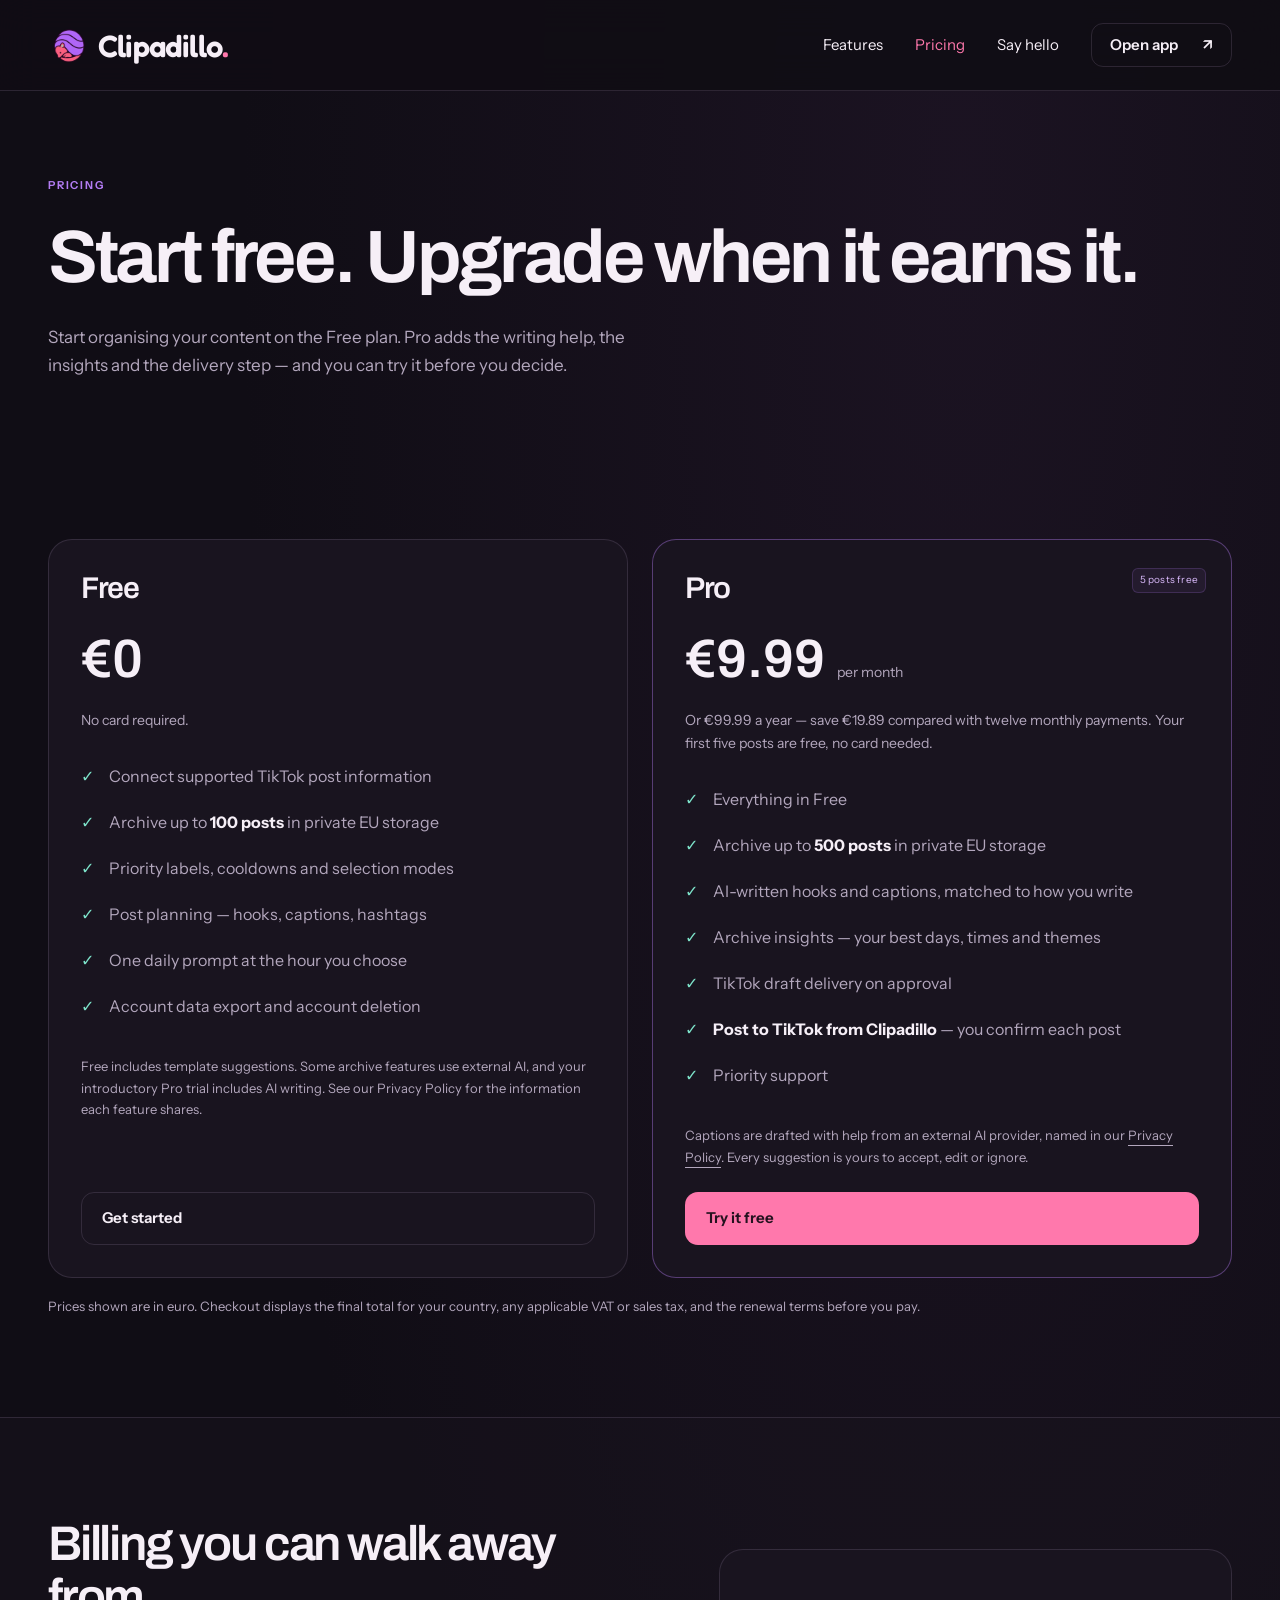
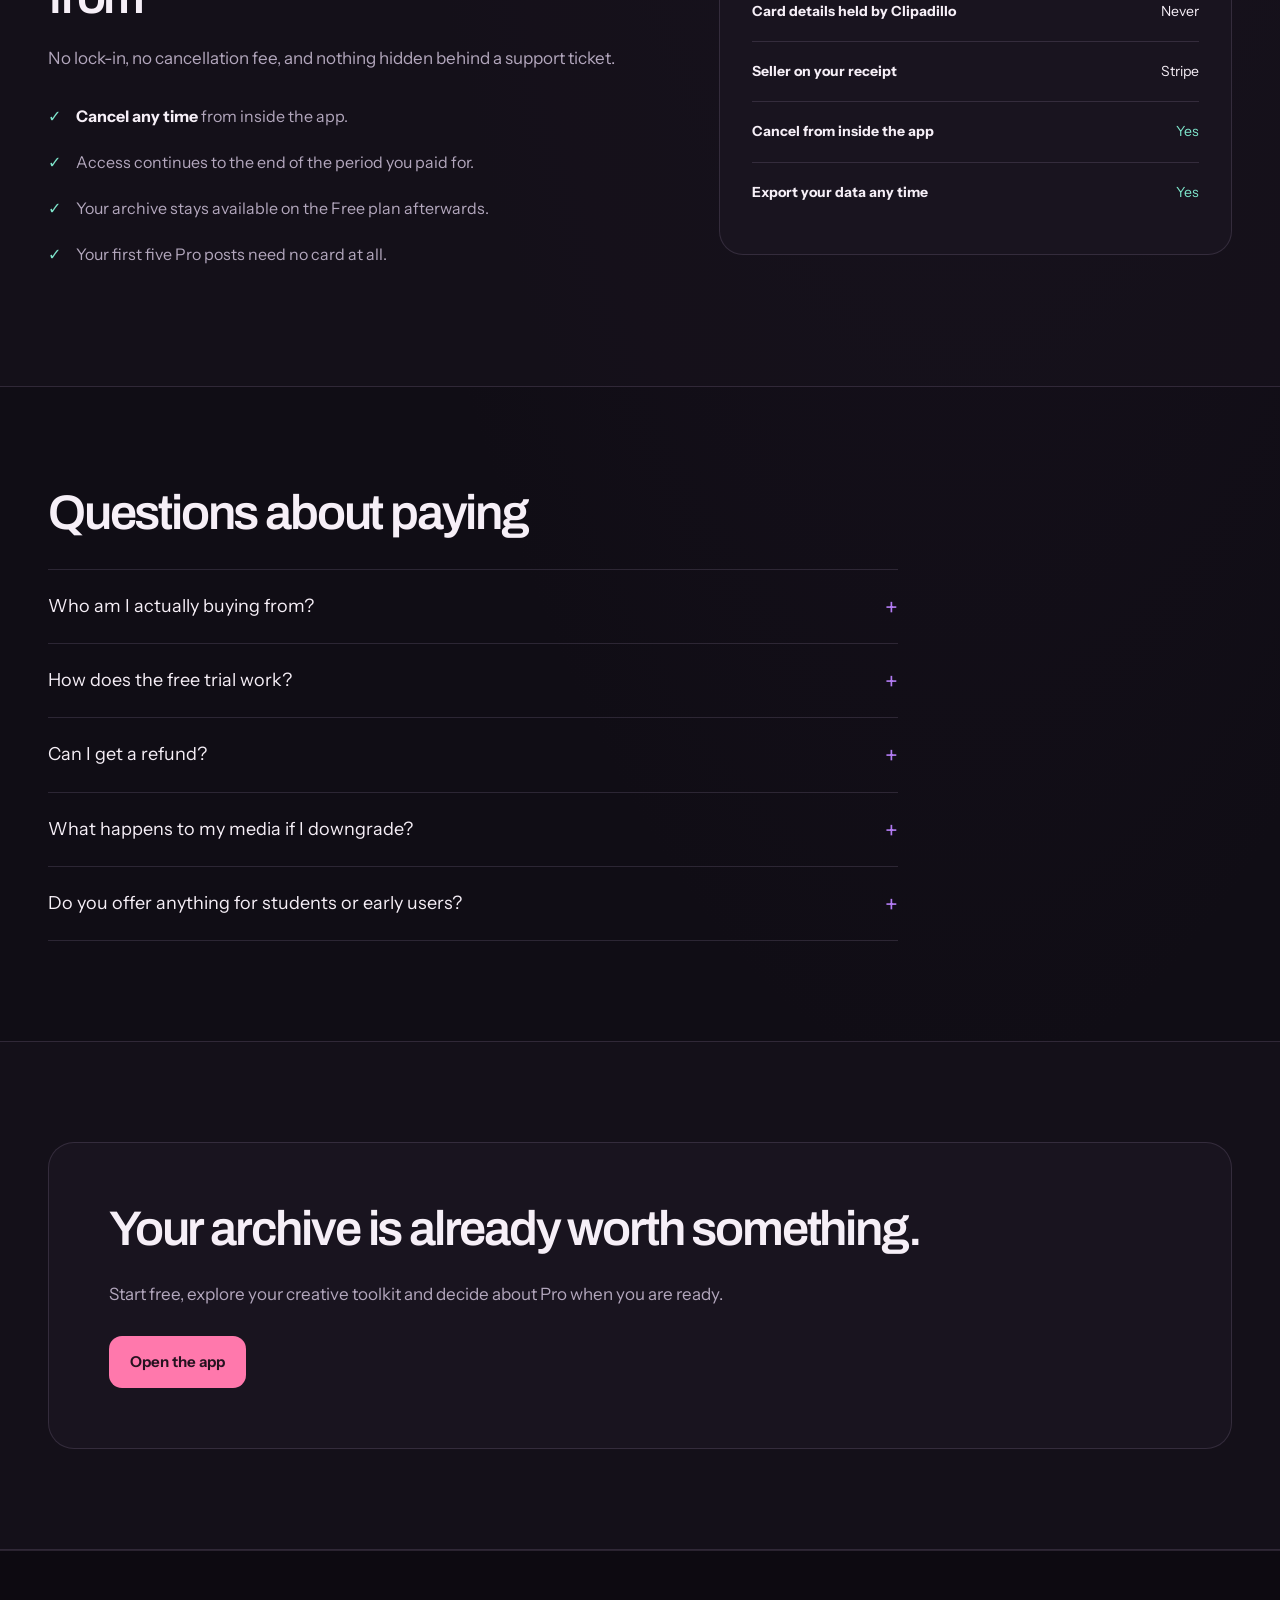
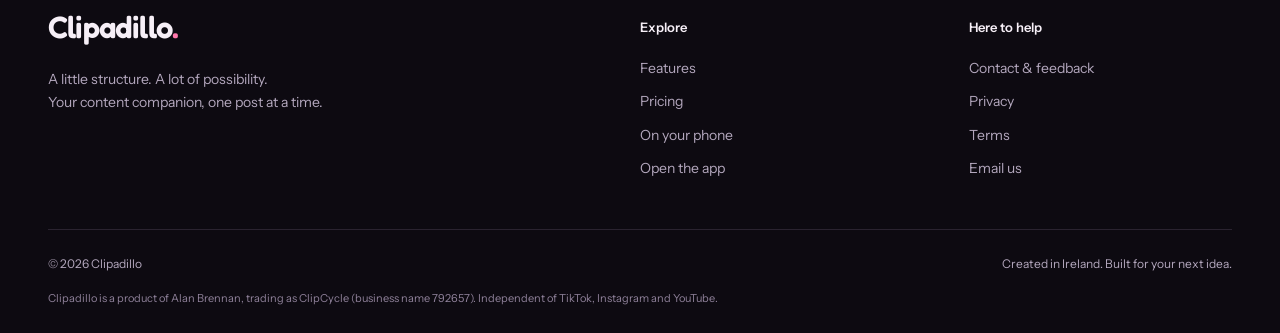
<file: pricing.html>
<!doctype html>
<html lang="en"><head><meta charset="utf-8"><meta name="viewport" content="width=device-width,initial-scale=1"><meta name="description" content="Start free, then choose Pro when you need more. See pricing, limits and billing details for Clipadillo."><meta name="theme-color" content="#100d15"><title>Pricing | Clipadillo</title><link rel="canonical" href="https://getclipadillo.com/pricing.html"><meta property="og:title" content="Pricing | Clipadillo"><meta property="og:description" content="Start free, then choose Pro when you need more. See pricing, limits and billing details for Clipadillo."><meta property="og:type" content="website"><meta property="og:url" content="https://getclipadillo.com/"><meta property="og:image" content="https://getclipadillo.com/assets/mark.png"><link rel="icon" href="favicon.png?v=clipadillo-1" type="image/png"><link rel="stylesheet" href="styles.css"></head>
<body><a class="skip" href="#main">Skip to content</a><header class="header"><div class="container nav"><a class="brand" href="index.html" aria-label="Clipadillo home"><img src="assets/curled.webp" alt="" width="42" height="42">Clipadillo<span class="brand-dot">.</span></a><button class="menu" aria-expanded="false" aria-controls="navigation" type="button">Menu</button><nav class="links" id="navigation" aria-label="Main navigation"><a href="features.html">Features</a><a href="pricing.html" aria-current="page">Pricing</a><a href="contact.html">Say hello</a><a class="nav-app" href="https://app.getclipadillo.com">Open app <span aria-hidden="true">↗</span></a></nav></div></header>
<main id="main">

<section class="page-hero"><div class="container"><span class="eyebrow">Pricing</span><h1>Start free. Upgrade when it earns it.</h1><p>Start organising your content on the Free plan. Pro adds the writing help, the insights and the delivery step — and you can try it before you decide.</p></div></section>

<section class="section"><div class="container"><div class="plans">

<article class="plan"><h2>Free</h2><p class="plan-price"><span class="amount">€0</span></p><p class="plan-note">No card required.</p><ul class="checks"><li>Connect supported TikTok post information</li><li>Archive up to <strong>100 posts</strong> in private EU storage</li><li>Priority labels, cooldowns and selection modes</li><li>Post planning — hooks, captions, hashtags</li><li>One daily prompt at the hour you choose</li><li>Account data export and account deletion</li></ul><p class="plan-foot">Free includes template suggestions. Some archive features use external AI, and your introductory Pro trial includes AI writing. See our Privacy Policy for the information each feature shares.</p><a class="button secondary" href="https://app.getclipadillo.com">Get started</a></article>

<article class="plan featured"><span class="badge">5 posts free</span><h2>Pro</h2><p class="plan-price"><span class="amount">€9.99</span><span class="per">per month</span></p><p class="plan-note">Or €99.99 a year — save €19.89 compared with twelve monthly payments. Your first five posts are free, no card needed.</p><ul class="checks"><li>Everything in Free</li><li>Archive up to <strong>500 posts</strong> in private EU storage</li><li>AI-written hooks and captions, matched to how you write</li><li>Archive insights — your best days, times and themes</li><li>TikTok draft delivery on approval</li><li><strong>Post to TikTok from Clipadillo</strong> — you confirm each post</li><li>Priority support</li></ul><p class="plan-foot">Captions are drafted with help from an external AI provider, named in our <a href="privacy.html">Privacy Policy</a>. Every suggestion is yours to accept, edit or ignore.</p><a class="button primary" href="https://app.getclipadillo.com">Try it free</a></article>

</div><p class="note">Prices shown are in euro. Checkout displays the final total for your country, any applicable VAT or sales tax, and the renewal terms before you pay.</p></div></section>

<section class="section soft"><div class="container split"><div><div class="heading"><h2>Billing you can walk away from</h2><p>No lock-in, no cancellation fee, and nothing hidden behind a support ticket.</p></div><ul class="checks"><li><strong>Cancel any time</strong> from inside the app.</li><li>Access continues to the end of the period you paid for.</li><li>Your archive stays available on the Free plan afterwards.</li><li>Your first five Pro posts need no card at all.</li></ul></div><div class="panel"><div class="panel-row"><strong>Card details held by Clipadillo</strong><span>Never</span></div><div class="panel-row"><strong>Seller on your receipt</strong><span>Stripe</span></div><div class="panel-row"><strong>Cancel from inside the app</strong><span class="good">Yes</span></div><div class="panel-row"><strong>Export your data any time</strong><span class="good">Yes</span></div></div></div></section>

<section class="section"><div class="container"><div class="heading"><h2>Questions about paying</h2></div><div class="faq">
<details><summary>Who am I actually buying from?</summary><p>Stripe acts as the merchant of record for Clipadillo, through its Managed Payments service. Stripe is the seller on your receipt, takes the payment and handles any VAT or sales tax due in your country. Clipadillo never sees or stores your card details.</p></details>
<details><summary>How does the free trial work?</summary><p>Your first five posts on Pro are free and need no card. You get the full Pro experience for each of them — AI-written hooks and captions, the reasoning behind each pick, and archive insights. When the five are used up nothing is charged automatically. You choose whether to subscribe, and your account stays on the Free plan until you do.</p></details>
<details><summary>Can I get a refund?</summary><p>Email us within 14 days of a charge and we will refund it, no argument, as long as the plan has not been heavily used in that period. Where consumer law gives you a statutory right of withdrawal, that right applies on top of this and is not reduced by it.</p></details>
<details><summary>What happens to my media if I downgrade?</summary><p>Nothing is deleted without you asking. If your archive is above the Free plan's limit you keep read access, can export your account data and can download your video files; you just cannot add new posts until you are back under the limit or upgrade again.</p></details>
<details><summary>Do you offer anything for students or early users?</summary><p>Yes — email <a href="mailto:clipadillo.creator@gmail.com">clipadillo.creator@gmail.com</a> and tell us what you are working on.</p></details>
</div></div></section>

<section class="section soft"><div class="container"><div class="cta"><h2>Your archive is already worth something.</h2><p>Start free, explore your creative toolkit and decide about Pro when you are ready.</p><a class="button primary" href="https://app.getclipadillo.com">Open the app</a></div></div></section>

</main>
<footer class="footer"><div class="container"><div class="footer-grid"><div><a class="brand" href="index.html">Clipadillo<span class="brand-dot">.</span></a><p>A little structure. A lot of possibility.<br>Your content companion, one post at a time.</p></div><div><h2>Explore</h2><a href="features.html">Features</a><a href="pricing.html">Pricing</a><a href="index.html#install">On your phone</a><a href="https://app.getclipadillo.com">Open the app</a></div><div><h2>Here to help</h2><a href="contact.html">Contact &amp; feedback</a><a href="privacy.html">Privacy</a><a href="terms.html">Terms</a><a href="mailto:clipadillo.creator@gmail.com">Email us</a></div></div><div class="footer-bottom"><span>© <span data-year>2026</span> Clipadillo</span><span>Created in Ireland. Built for your next idea.</span></div><p class="legal-note">Clipadillo is a product of Alan Brennan, trading as ClipCycle (business name 792657). Independent of TikTok, Instagram and YouTube.</p></div></footer><script src="script.js"></script></body></html>
</file>
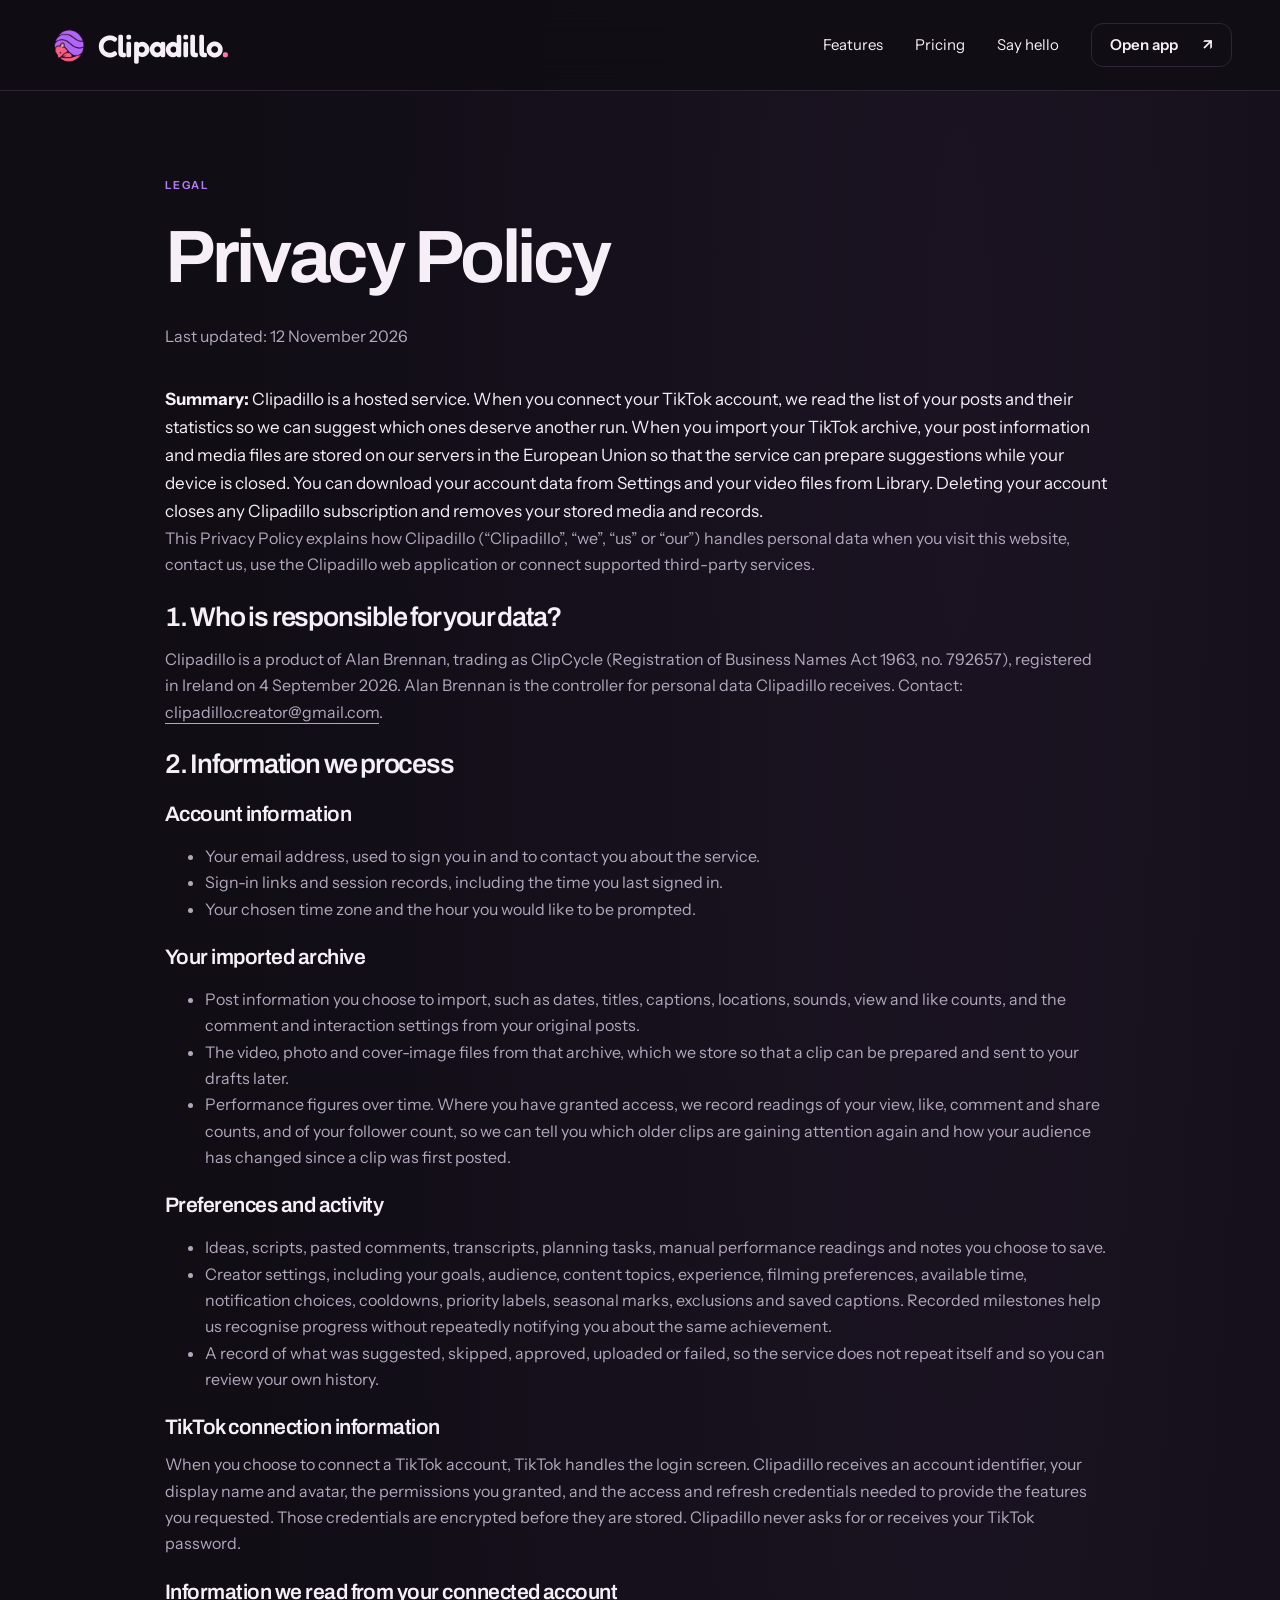
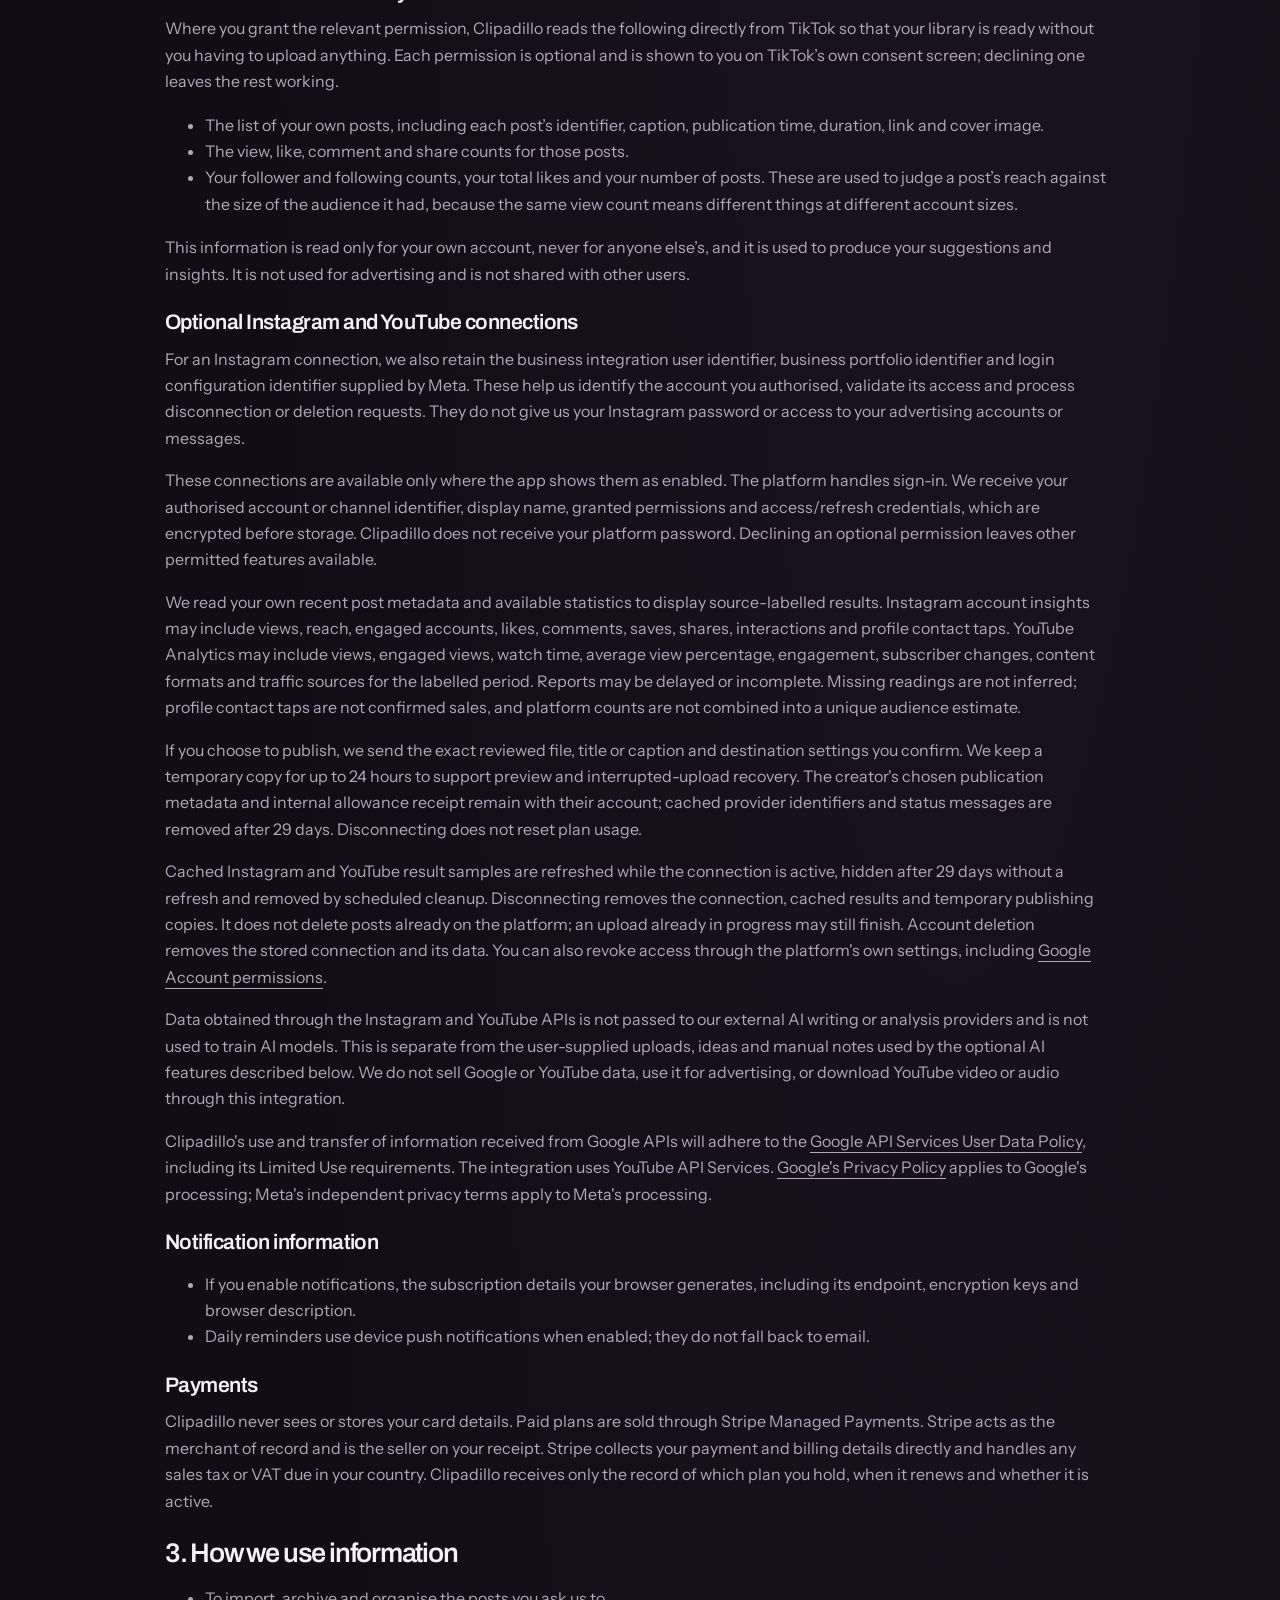
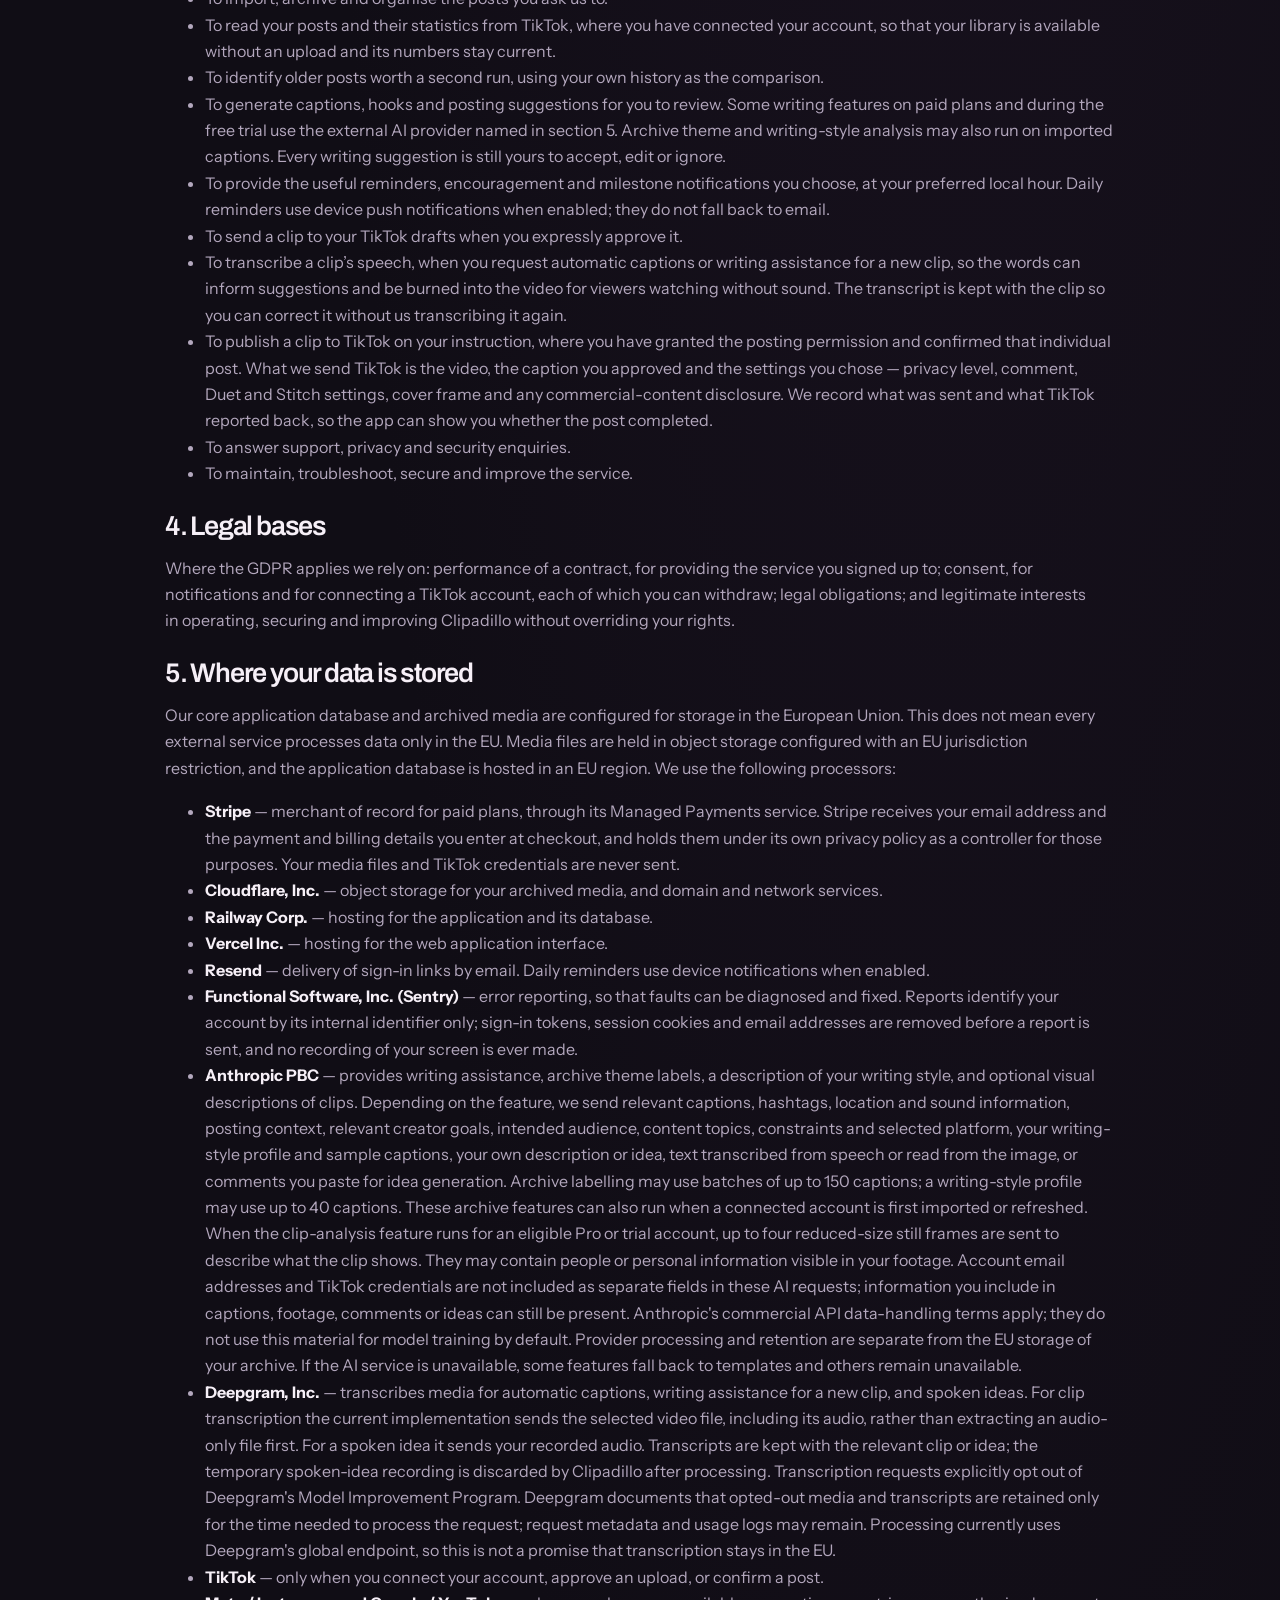
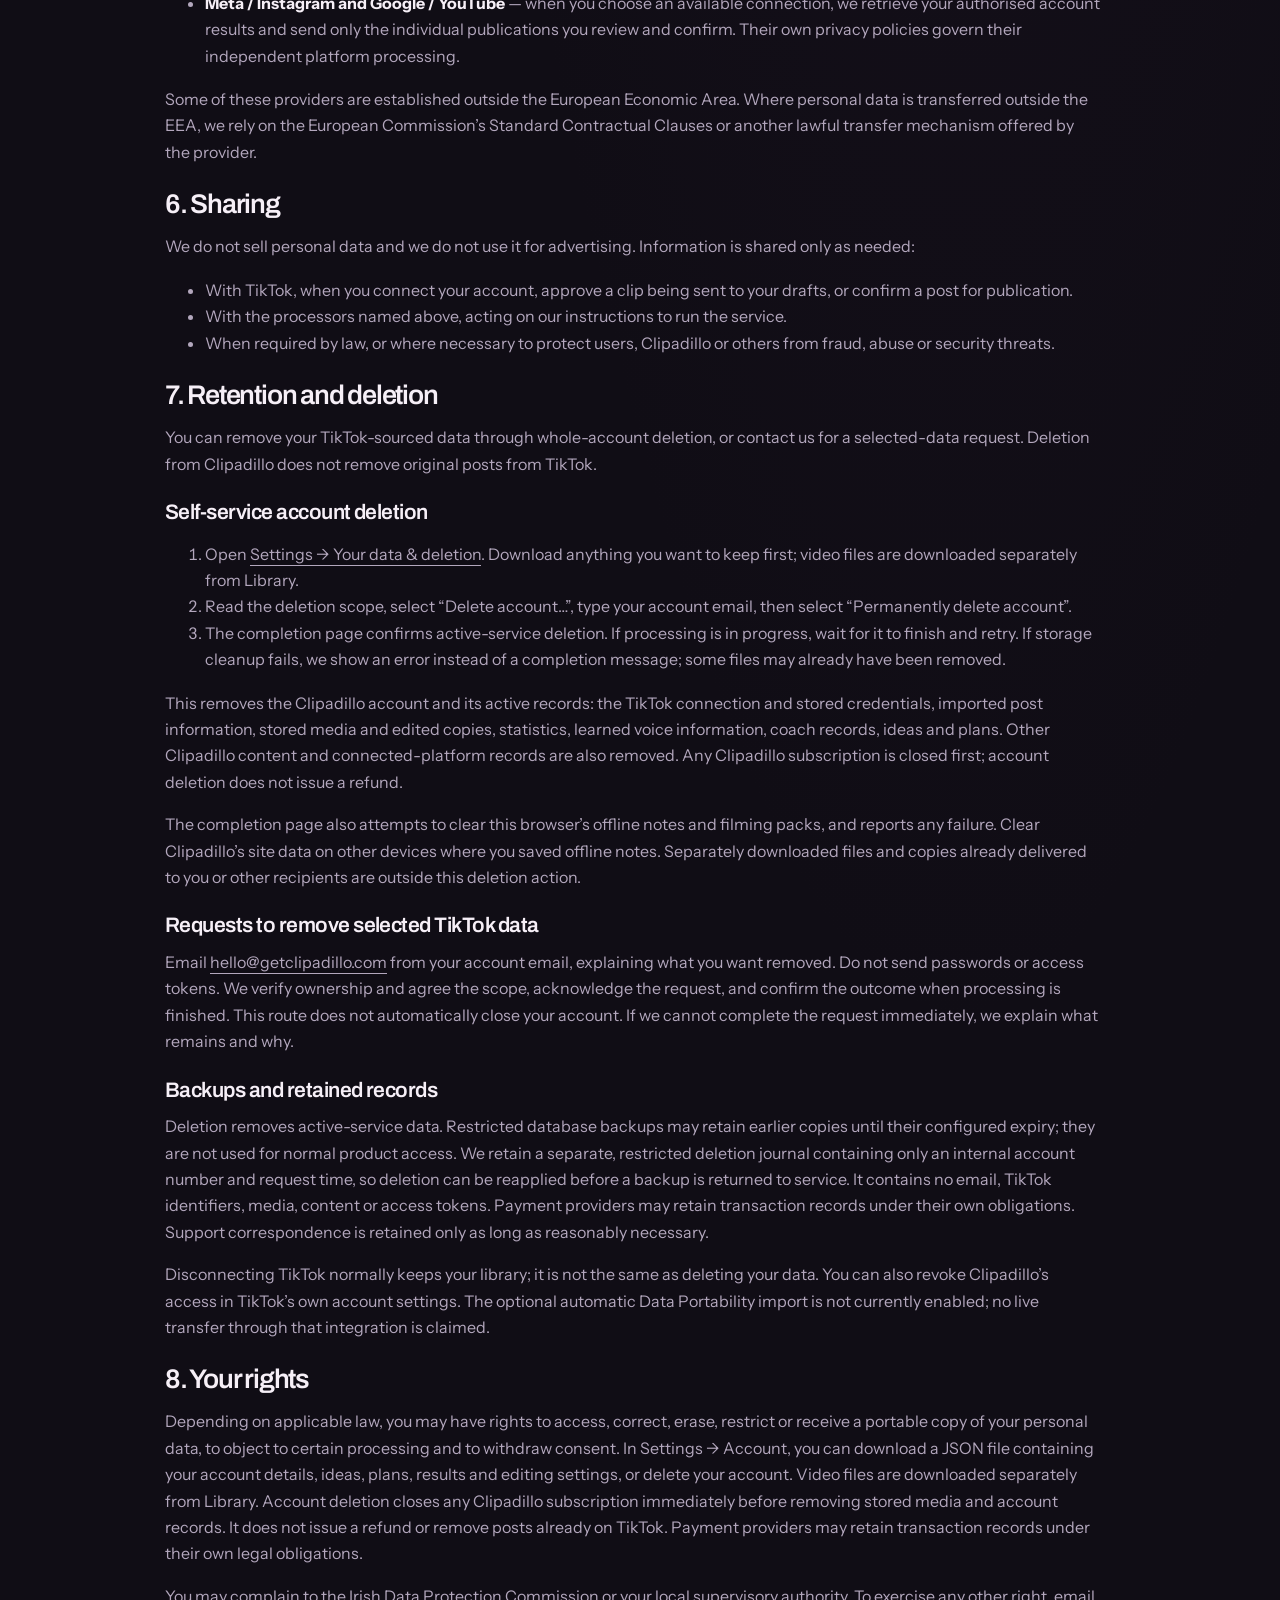
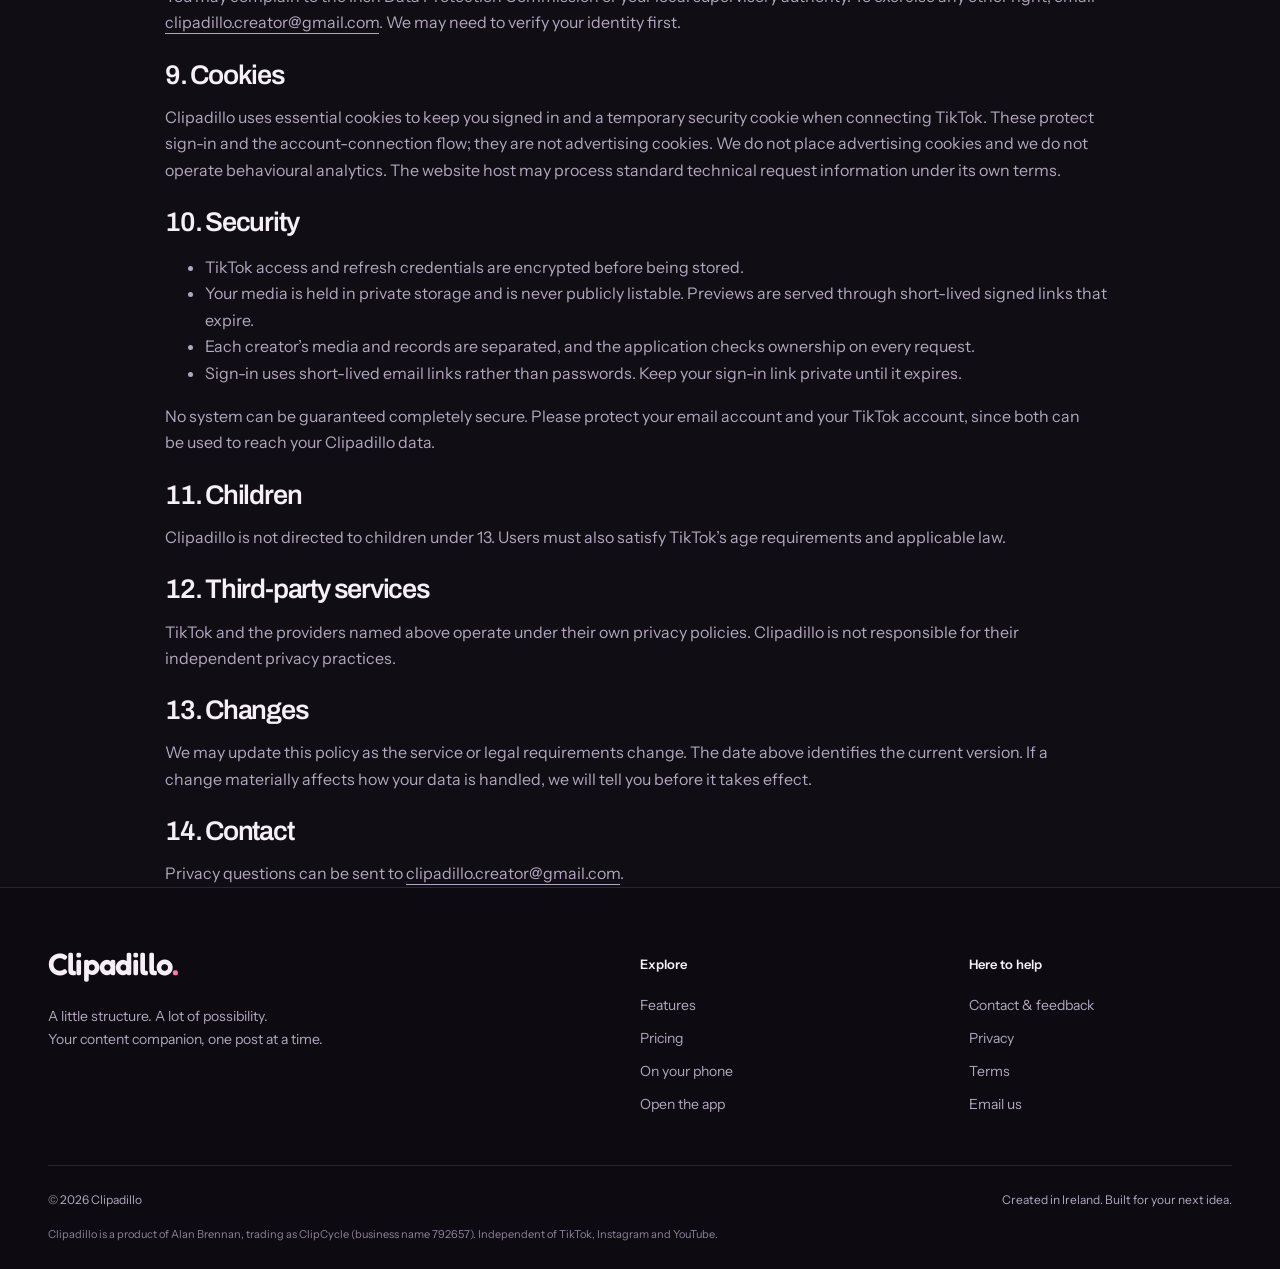
<file: privacy.html>
<!doctype html>
<html lang="en"><head><meta charset="utf-8"><meta name="viewport" content="width=device-width,initial-scale=1"><meta name="description" content="How Clipadillo handles your account, content, connected platforms and privacy choices."><meta name="theme-color" content="#100d15"><title>Privacy | Clipadillo</title><link rel="canonical" href="https://getclipadillo.com/privacy.html"><meta property="og:title" content="Privacy | Clipadillo"><meta property="og:description" content="How Clipadillo handles your account, content, connected platforms and privacy choices."><meta property="og:type" content="website"><meta property="og:url" content="https://getclipadillo.com/"><meta property="og:image" content="https://getclipadillo.com/assets/mark.png"><link rel="icon" href="favicon.png?v=clipadillo-1" type="image/png"><link rel="stylesheet" href="styles.css"></head>
<body><a class="skip" href="#main">Skip to content</a><header class="header"><div class="container nav"><a class="brand" href="index.html" aria-label="Clipadillo home"><img src="assets/curled.webp" alt="" width="42" height="42">Clipadillo<span class="brand-dot">.</span></a><button class="menu" aria-expanded="false" aria-controls="navigation" type="button">Menu</button><nav class="links" id="navigation" aria-label="Main navigation"><a href="features.html">Features</a><a href="pricing.html">Pricing</a><a href="contact.html">Say hello</a><a class="nav-app" href="https://app.getclipadillo.com">Open app <span aria-hidden="true">↗</span></a></nav></div></header>
<main id="main"><div class="legal-content">
<section class="page-hero"><div class="container"><span class="eyebrow">Legal</span><h1>Privacy Policy</h1><p>Last updated: 12 November 2026</p></div></section>
<div class="container content">
<div class="notice"><strong>Summary:</strong> Clipadillo is a hosted service. When you connect your TikTok account, we read the list of your posts and their statistics so we can suggest which ones deserve another run. When you import your TikTok archive, your post information and media files are stored on our servers in the European Union so that the service can prepare suggestions while your device is closed. You can download your account data from Settings and your video files from Library. Deleting your account closes any Clipadillo subscription and removes your stored media and records.</div>
<p>This Privacy Policy explains how Clipadillo (“Clipadillo”, “we”, “us” or “our”) handles personal data when you visit this website, contact us, use the Clipadillo web application or connect supported third-party services.</p>

<h2>1. Who is responsible for your data?</h2><p>Clipadillo is a product of Alan Brennan, trading as ClipCycle (Registration of Business Names Act 1963, no. 792657), registered in Ireland on 4 September 2026. Alan Brennan is the controller for personal data Clipadillo receives. Contact: <a href="mailto:clipadillo.creator@gmail.com">clipadillo.creator@gmail.com</a>.</p>

<h2>2. Information we process</h2>
<h3>Account information</h3><ul><li>Your email address, used to sign you in and to contact you about the service.</li><li>Sign-in links and session records, including the time you last signed in.</li><li>Your chosen time zone and the hour you would like to be prompted.</li></ul>
<h3>Your imported archive</h3><ul><li>Post information you choose to import, such as dates, titles, captions, locations, sounds, view and like counts, and the comment and interaction settings from your original posts.</li><li>The video, photo and cover-image files from that archive, which we store so that a clip can be prepared and sent to your drafts later.</li><li>Performance figures over time. Where you have granted access, we record readings of your view, like, comment and share counts, and of your follower count, so we can tell you which older clips are gaining attention again and how your audience has changed since a clip was first posted.</li></ul>
<h3>Preferences and activity</h3><ul><li>Ideas, scripts, pasted comments, transcripts, planning tasks, manual performance readings and notes you choose to save.</li><li>Creator settings, including your goals, audience, content topics, experience, filming preferences, available time, notification choices, cooldowns, priority labels, seasonal marks, exclusions and saved captions. Recorded milestones help us recognise progress without repeatedly notifying you about the same achievement.</li><li>A record of what was suggested, skipped, approved, uploaded or failed, so the service does not repeat itself and so you can review your own history.</li></ul>
<h3>TikTok connection information</h3><p>When you choose to connect a TikTok account, TikTok handles the login screen. Clipadillo receives an account identifier, your display name and avatar, the permissions you granted, and the access and refresh credentials needed to provide the features you requested. Those credentials are encrypted before they are stored. Clipadillo never asks for or receives your TikTok password.</p><h3>Information we read from your connected account</h3><p>Where you grant the relevant permission, Clipadillo reads the following directly from TikTok so that your library is ready without you having to upload anything. Each permission is optional and is shown to you on TikTok’s own consent screen; declining one leaves the rest working.</p><ul><li>The list of your own posts, including each post’s identifier, caption, publication time, duration, link and cover image.</li><li>The view, like, comment and share counts for those posts.</li><li>Your follower and following counts, your total likes and your number of posts. These are used to judge a post’s reach against the size of the audience it had, because the same view count means different things at different account sizes.</li></ul><p>This information is read only for your own account, never for anyone else’s, and it is used to produce your suggestions and insights. It is not used for advertising and is not shared with other users.</p>
<h3>Optional Instagram and YouTube connections</h3>
<p>For an Instagram connection, we also retain the business integration user identifier, business portfolio identifier and login configuration identifier supplied by Meta. These help us identify the account you authorised, validate its access and process disconnection or deletion requests. They do not give us your Instagram password or access to your advertising accounts or messages.</p>
<p>These connections are available only where the app shows them as enabled. The platform handles sign-in. We receive your authorised account or channel identifier, display name, granted permissions and access/refresh credentials, which are encrypted before storage. Clipadillo does not receive your platform password. Declining an optional permission leaves other permitted features available.</p>
<p>We read your own recent post metadata and available statistics to display source-labelled results. Instagram account insights may include views, reach, engaged accounts, likes, comments, saves, shares, interactions and profile contact taps. YouTube Analytics may include views, engaged views, watch time, average view percentage, engagement, subscriber changes, content formats and traffic sources for the labelled period. Reports may be delayed or incomplete. Missing readings are not inferred; profile contact taps are not confirmed sales, and platform counts are not combined into a unique audience estimate.</p>
<p>If you choose to publish, we send the exact reviewed file, title or caption and destination settings you confirm. We keep a temporary copy for up to 24 hours to support preview and interrupted-upload recovery. The creator's chosen publication metadata and internal allowance receipt remain with their account; cached provider identifiers and status messages are removed after 29 days. Disconnecting does not reset plan usage.</p>
<p>Cached Instagram and YouTube result samples are refreshed while the connection is active, hidden after 29 days without a refresh and removed by scheduled cleanup. Disconnecting removes the connection, cached results and temporary publishing copies. It does not delete posts already on the platform; an upload already in progress may still finish. Account deletion removes the stored connection and its data. You can also revoke access through the platform's own settings, including <a href="https://myaccount.google.com/permissions">Google Account permissions</a>.</p>
<p>Data obtained through the Instagram and YouTube APIs is not passed to our external AI writing or analysis providers and is not used to train AI models. This is separate from the user-supplied uploads, ideas and manual notes used by the optional AI features described below. We do not sell Google or YouTube data, use it for advertising, or download YouTube video or audio through this integration.</p>
<p>Clipadillo's use and transfer of information received from Google APIs will adhere to the <a href="https://developers.google.com/terms/api-services-user-data-policy">Google API Services User Data Policy</a>, including its Limited Use requirements. The integration uses YouTube API Services. <a href="https://policies.google.com/privacy">Google's Privacy Policy</a> applies to Google's processing; Meta's independent privacy terms apply to Meta's processing.</p>
<h3>Notification information</h3><ul><li>If you enable notifications, the subscription details your browser generates, including its endpoint, encryption keys and browser description.</li><li>Daily reminders use device push notifications when enabled; they do not fall back to email.</li></ul>
<h3>Payments</h3><p>Clipadillo never sees or stores your card details. Paid plans are sold through Stripe Managed Payments. Stripe acts as the merchant of record and is the seller on your receipt. Stripe collects your payment and billing details directly and handles any sales tax or VAT due in your country. Clipadillo receives only the record of which plan you hold, when it renews and whether it is active.</p>

<h2>3. How we use information</h2><ul><li>To import, archive and organise the posts you ask us to.</li><li>To read your posts and their statistics from TikTok, where you have connected your account, so that your library is available without an upload and its numbers stay current.</li><li>To identify older posts worth a second run, using your own history as the comparison.</li><li>To generate captions, hooks and posting suggestions for you to review. Some writing features on paid plans and during the free trial use the external AI provider named in section 5. Archive theme and writing-style analysis may also run on imported captions. Every writing suggestion is still yours to accept, edit or ignore.</li><li>To provide the useful reminders, encouragement and milestone notifications you choose, at your preferred local hour. Daily reminders use device push notifications when enabled; they do not fall back to email.</li><li>To send a clip to your TikTok drafts when you expressly approve it.</li><li>To transcribe a clip’s speech, when you request automatic captions or writing assistance for a new clip, so the words can inform suggestions and be burned into the video for viewers watching without sound. The transcript is kept with the clip so you can correct it without us transcribing it again.</li>
<li>To publish a clip to TikTok on your instruction, where you have granted the posting permission and confirmed that individual post. What we send TikTok is the video, the caption you approved and the settings you chose — privacy level, comment, Duet and Stitch settings, cover frame and any commercial-content disclosure. We record what was sent and what TikTok reported back, so the app can show you whether the post completed.</li><li>To answer support, privacy and security enquiries.</li><li>To maintain, troubleshoot, secure and improve the service.</li></ul>

<h2>4. Legal bases</h2><p>Where the GDPR applies we rely on: performance of a contract, for providing the service you signed up to; consent, for notifications and for connecting a TikTok account, each of which you can withdraw; legal obligations; and legitimate interests in operating, securing and improving Clipadillo without overriding your rights.</p>

<h2>5. Where your data is stored</h2><p>Our core application database and archived media are configured for storage in the European Union. This does not mean every external service processes data only in the EU. Media files are held in object storage configured with an EU jurisdiction restriction, and the application database is hosted in an EU region. We use the following processors:</p>
<ul>
<li><strong>Stripe</strong> — merchant of record for paid plans, through its Managed Payments service. Stripe receives your email address and the payment and billing details you enter at checkout, and holds them under its own privacy policy as a controller for those purposes. Your media files and TikTok credentials are never sent.</li>
<li><strong>Cloudflare, Inc.</strong> — object storage for your archived media, and domain and network services.</li>
<li><strong>Railway Corp.</strong> — hosting for the application and its database.</li>
<li><strong>Vercel Inc.</strong> — hosting for the web application interface.</li>
<li><strong>Resend</strong> — delivery of sign-in links by email. Daily reminders use device notifications when enabled.</li>
<li><strong>Functional Software, Inc. (Sentry)</strong> — error reporting, so that faults can be diagnosed and fixed. Reports identify your account by its internal identifier only; sign-in tokens, session cookies and email addresses are removed before a report is sent, and no recording of your screen is ever made.</li>
<li><strong>Anthropic PBC</strong> — provides writing assistance, archive theme labels, a description of your writing style, and optional visual descriptions of clips. Depending on the feature, we send relevant captions, hashtags, location and sound information, posting context, relevant creator goals, intended audience, content topics, constraints and selected platform, your writing-style profile and sample captions, your own description or idea, text transcribed from speech or read from the image, or comments you paste for idea generation. Archive labelling may use batches of up to 150 captions; a writing-style profile may use up to 40 captions. These archive features can also run when a connected account is first imported or refreshed. When the clip-analysis feature runs for an eligible Pro or trial account, up to four reduced-size still frames are sent to describe what the clip shows. They may contain people or personal information visible in your footage. Account email addresses and TikTok credentials are not included as separate fields in these AI requests; information you include in captions, footage, comments or ideas can still be present. Anthropic's commercial API data-handling terms apply; they do not use this material for model training by default. Provider processing and retention are separate from the EU storage of your archive. If the AI service is unavailable, some features fall back to templates and others remain unavailable.</li>
<li><strong>Deepgram, Inc.</strong> — transcribes media for automatic captions, writing assistance for a new clip, and spoken ideas. For clip transcription the current implementation sends the selected video file, including its audio, rather than extracting an audio-only file first. For a spoken idea it sends your recorded audio. Transcripts are kept with the relevant clip or idea; the temporary spoken-idea recording is discarded by Clipadillo after processing. Transcription requests explicitly opt out of Deepgram's Model Improvement Program. Deepgram documents that opted-out media and transcripts are retained only for the time needed to process the request; request metadata and usage logs may remain. Processing currently uses Deepgram's global endpoint, so this is not a promise that transcription stays in the EU.</li>
<li><strong>TikTok</strong> — only when you connect your account, approve an upload, or confirm a post.</li>
<li><strong>Meta / Instagram and Google / YouTube</strong> — when you choose an available connection, we retrieve your authorised account results and send only the individual publications you review and confirm. Their own privacy policies govern their independent platform processing.</li>
</ul>
<p>Some of these providers are established outside the European Economic Area. Where personal data is transferred outside the EEA, we rely on the European Commission’s Standard Contractual Clauses or another lawful transfer mechanism offered by the provider.</p>

<h2>6. Sharing</h2><p>We do not sell personal data and we do not use it for advertising. Information is shared only as needed:</p><ul><li>With TikTok, when you connect your account, approve a clip being sent to your drafts, or confirm a post for publication.</li><li>With the processors named above, acting on our instructions to run the service.</li><li>When required by law, or where necessary to protect users, Clipadillo or others from fraud, abuse or security threats.</li></ul>

<h2 id="deletion">7. Retention and deletion</h2>
<p>You can remove your TikTok-sourced data through whole-account deletion, or contact us for a selected-data request. Deletion from Clipadillo does not remove original posts from TikTok.</p>
<h3>Self-service account deletion</h3>
<ol><li>Open <a href="https://app.getclipadillo.com/settings?data=1#account-data">Settings → Your data &amp; deletion</a>. Download anything you want to keep first; video files are downloaded separately from Library.</li><li>Read the deletion scope, select “Delete account…”, type your account email, then select “Permanently delete account”.</li><li>The completion page confirms active-service deletion. If processing is in progress, wait for it to finish and retry. If storage cleanup fails, we show an error instead of a completion message; some files may already have been removed.</li></ol>
<p>This removes the Clipadillo account and its active records: the TikTok connection and stored credentials, imported post information, stored media and edited copies, statistics, learned voice information, coach records, ideas and plans. Other Clipadillo content and connected-platform records are also removed. Any Clipadillo subscription is closed first; account deletion does not issue a refund.</p>
<p>The completion page also attempts to clear this browser’s offline notes and filming packs, and reports any failure. Clear Clipadillo’s site data on other devices where you saved offline notes. Separately downloaded files and copies already delivered to you or other recipients are outside this deletion action.</p>
<h3>Requests to remove selected TikTok data</h3>
<p>Email <a href="mailto:hello@getclipadillo.com?subject=TikTok%20data%20deletion%20request">hello@getclipadillo.com</a> from your account email, explaining what you want removed. Do not send passwords or access tokens. We verify ownership and agree the scope, acknowledge the request, and confirm the outcome when processing is finished. This route does not automatically close your account. If we cannot complete the request immediately, we explain what remains and why.</p>
<h3>Backups and retained records</h3>
<p>Deletion removes active-service data. Restricted database backups may retain earlier copies until their configured expiry; they are not used for normal product access. We retain a separate, restricted deletion journal containing only an internal account number and request time, so deletion can be reapplied before a backup is returned to service. It contains no email, TikTok identifiers, media, content or access tokens. Payment providers may retain transaction records under their own obligations. Support correspondence is retained only as long as reasonably necessary.</p>
<p>Disconnecting TikTok normally keeps your library; it is not the same as deleting your data. You can also revoke Clipadillo’s access in TikTok’s own account settings. The optional automatic Data Portability import is not currently enabled; no live transfer through that integration is claimed.</p>

<h2>8. Your rights</h2><p>Depending on applicable law, you may have rights to access, correct, erase, restrict or receive a portable copy of your personal data, to object to certain processing and to withdraw consent. In Settings → Account, you can download a JSON file containing your account details, ideas, plans, results and editing settings, or delete your account. Video files are downloaded separately from Library. Account deletion closes any Clipadillo subscription immediately before removing stored media and account records. It does not issue a refund or remove posts already on TikTok. Payment providers may retain transaction records under their own legal obligations.</p><p>You may complain to the Irish Data Protection Commission or your local supervisory authority. To exercise any other right, email <a href="mailto:clipadillo.creator@gmail.com">clipadillo.creator@gmail.com</a>. We may need to verify your identity first.</p>

<h2>9. Cookies</h2><p>Clipadillo uses essential cookies to keep you signed in and a temporary security cookie when connecting TikTok. These protect sign-in and the account-connection flow; they are not advertising cookies. We do not place advertising cookies and we do not operate behavioural analytics. The website host may process standard technical request information under its own terms.</p>

<h2>10. Security</h2><ul><li>TikTok access and refresh credentials are encrypted before being stored.</li><li>Your media is held in private storage and is never publicly listable. Previews are served through short-lived signed links that expire.</li><li>Each creator’s media and records are separated, and the application checks ownership on every request.</li><li>Sign-in uses short-lived email links rather than passwords. Keep your sign-in link private until it expires.</li></ul><p>No system can be guaranteed completely secure. Please protect your email account and your TikTok account, since both can be used to reach your Clipadillo data.</p>

<h2>11. Children</h2><p>Clipadillo is not directed to children under 13. Users must also satisfy TikTok’s age requirements and applicable law.</p>

<h2>12. Third-party services</h2><p>TikTok and the providers named above operate under their own privacy policies. Clipadillo is not responsible for their independent privacy practices.</p>

<h2>13. Changes</h2><p>We may update this policy as the service or legal requirements change. The date above identifies the current version. If a change materially affects how your data is handled, we will tell you before it takes effect.</p>

<h2>14. Contact</h2><p>Privacy questions can be sent to <a href="mailto:clipadillo.creator@gmail.com">clipadillo.creator@gmail.com</a>.</p>
</div>
</div></main>
<footer class="footer"><div class="container"><div class="footer-grid"><div><a class="brand" href="index.html">Clipadillo<span class="brand-dot">.</span></a><p>A little structure. A lot of possibility.<br>Your content companion, one post at a time.</p></div><div><h2>Explore</h2><a href="features.html">Features</a><a href="pricing.html">Pricing</a><a href="index.html#install">On your phone</a><a href="https://app.getclipadillo.com">Open the app</a></div><div><h2>Here to help</h2><a href="contact.html">Contact &amp; feedback</a><a href="privacy.html">Privacy</a><a href="terms.html">Terms</a><a href="mailto:clipadillo.creator@gmail.com">Email us</a></div></div><div class="footer-bottom"><span>© <span data-year>2026</span> Clipadillo</span><span>Created in Ireland. Built for your next idea.</span></div><p class="legal-note">Clipadillo is a product of Alan Brennan, trading as ClipCycle (business name 792657). Independent of TikTok, Instagram and YouTube.</p></div></footer><script src="script.js"></script></body></html>
</file>
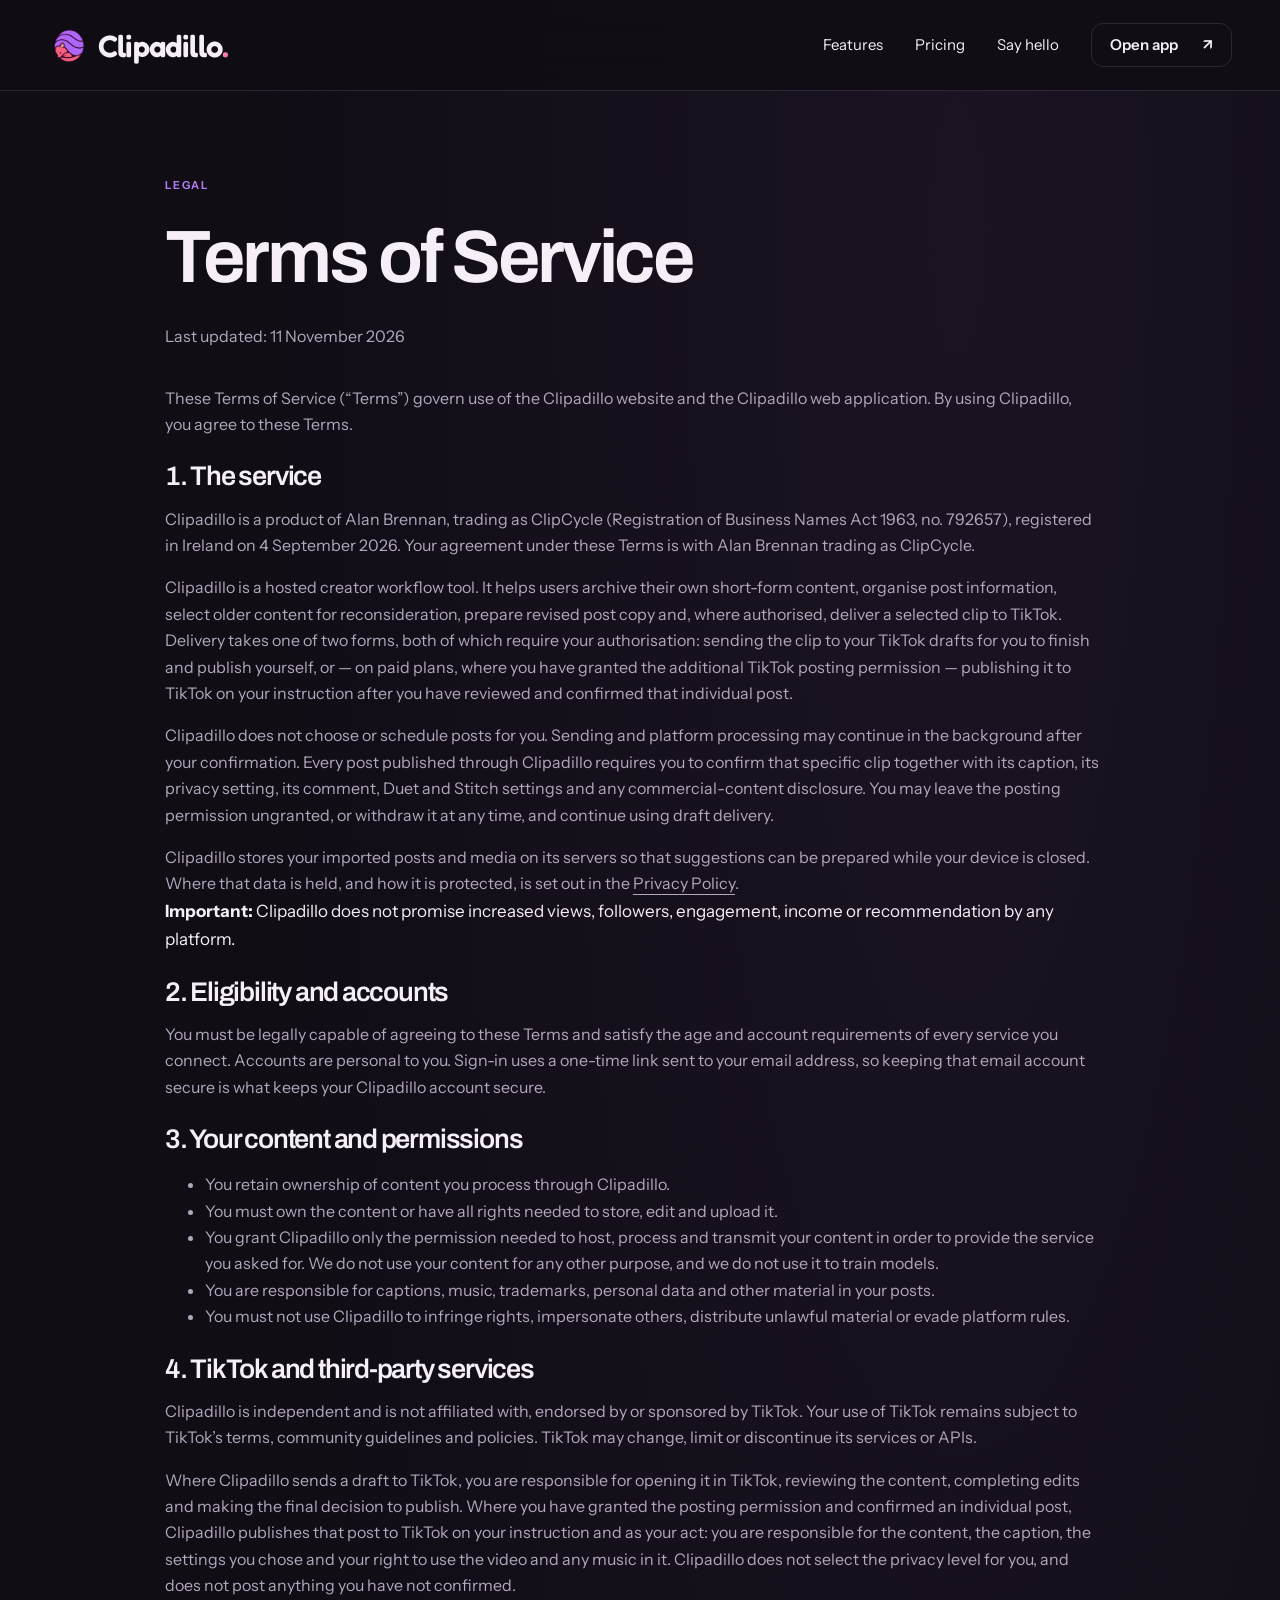
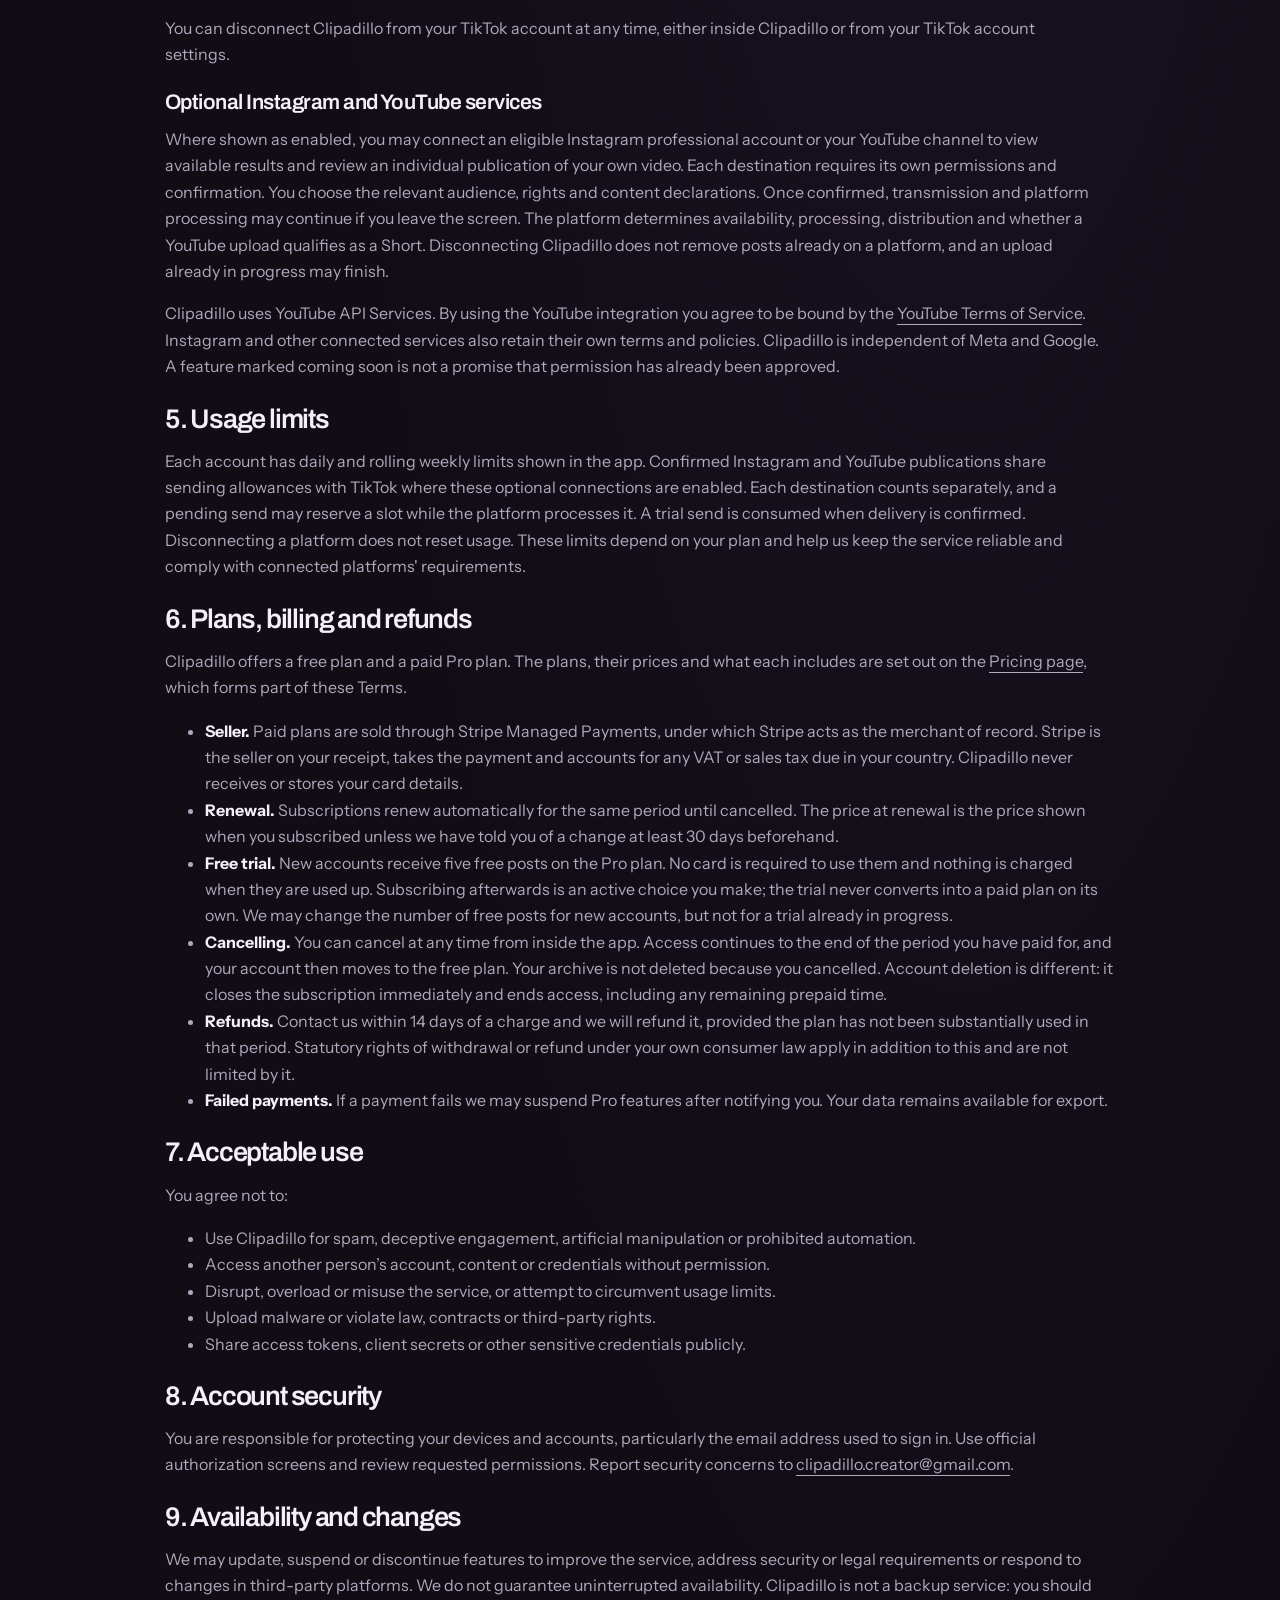
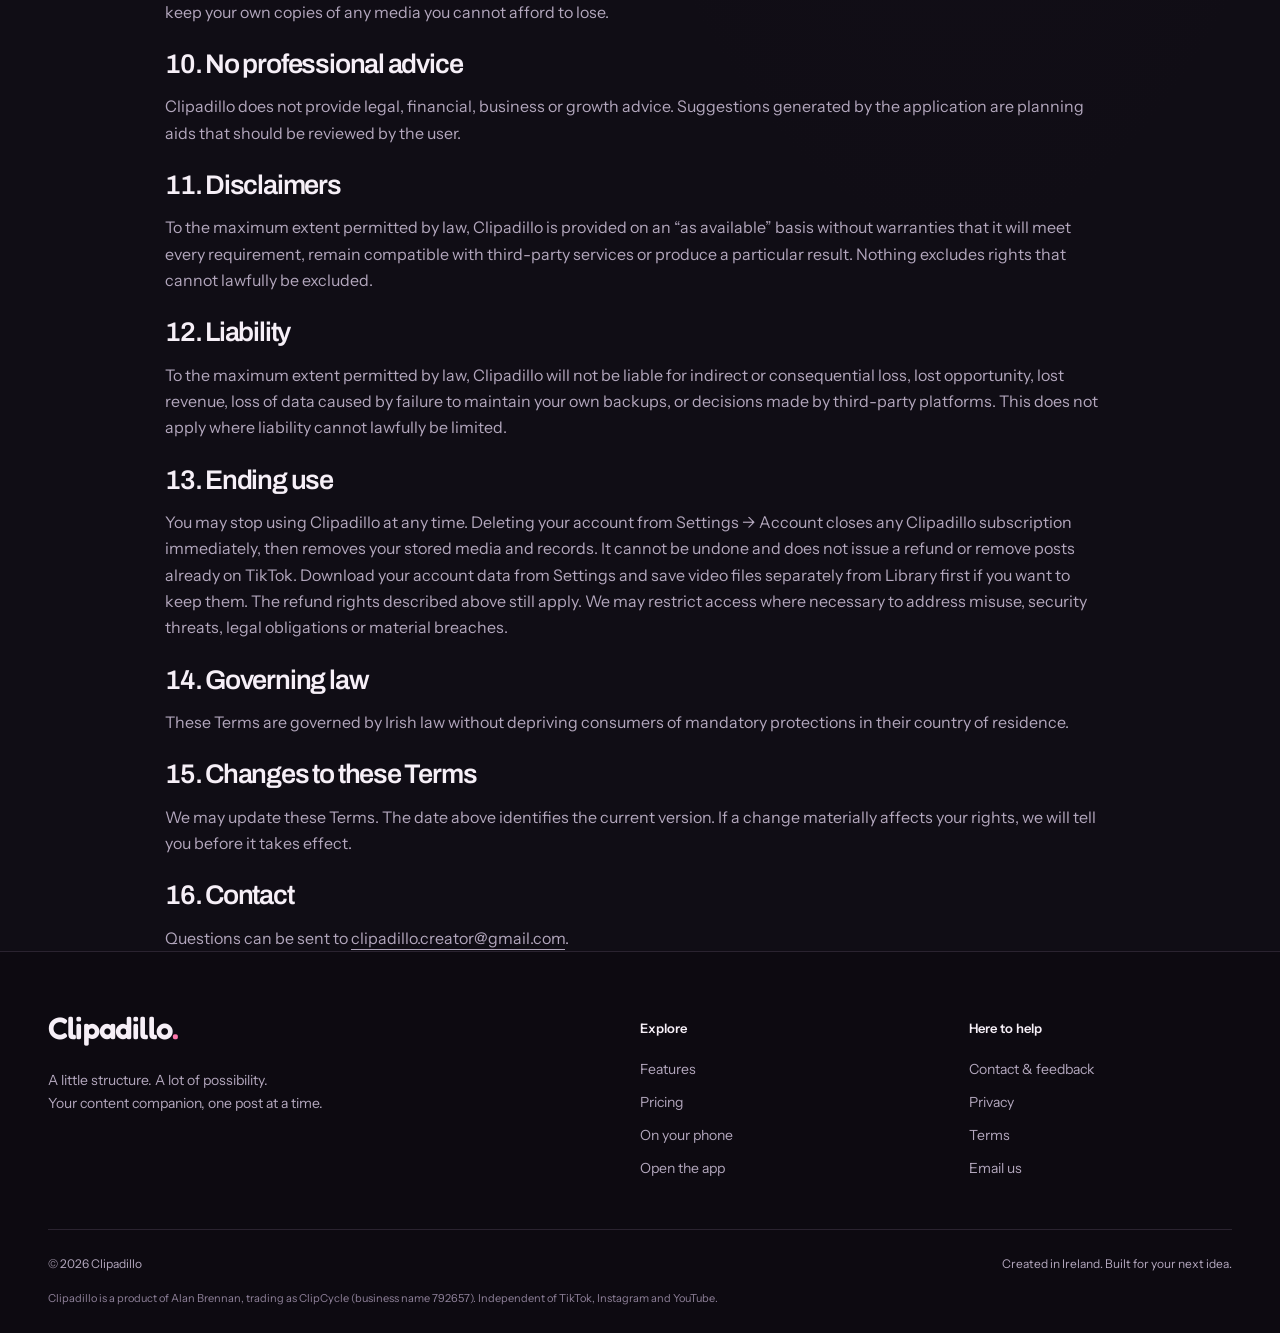
<file: terms.html>
<!doctype html>
<html lang="en"><head><meta charset="utf-8"><meta name="viewport" content="width=device-width,initial-scale=1"><meta name="description" content="Terms for using Clipadillo, a product operated by Alan Brennan trading as ClipCycle."><meta name="theme-color" content="#100d15"><title>Terms | Clipadillo</title><link rel="canonical" href="https://getclipadillo.com/terms.html"><meta property="og:title" content="Terms | Clipadillo"><meta property="og:description" content="Terms for using Clipadillo, a product operated by Alan Brennan trading as ClipCycle."><meta property="og:type" content="website"><meta property="og:url" content="https://getclipadillo.com/"><meta property="og:image" content="https://getclipadillo.com/assets/mark.png"><link rel="icon" href="favicon.png?v=clipadillo-1" type="image/png"><link rel="stylesheet" href="styles.css"></head>
<body><a class="skip" href="#main">Skip to content</a><header class="header"><div class="container nav"><a class="brand" href="index.html" aria-label="Clipadillo home"><img src="assets/curled.webp" alt="" width="42" height="42">Clipadillo<span class="brand-dot">.</span></a><button class="menu" aria-expanded="false" aria-controls="navigation" type="button">Menu</button><nav class="links" id="navigation" aria-label="Main navigation"><a href="features.html">Features</a><a href="pricing.html">Pricing</a><a href="contact.html">Say hello</a><a class="nav-app" href="https://app.getclipadillo.com">Open app <span aria-hidden="true">↗</span></a></nav></div></header>
<main id="main"><div class="legal-content">
<section class="page-hero"><div class="container"><span class="eyebrow">Legal</span><h1>Terms of Service</h1><p>Last updated: 11 November 2026</p></div></section>
<div class="container content">
<p>These Terms of Service (“Terms”) govern use of the Clipadillo website and the Clipadillo web application. By using Clipadillo, you agree to these Terms.</p>
<h2>1. The service</h2><p>Clipadillo is a product of Alan Brennan, trading as ClipCycle (Registration of Business Names Act 1963, no. 792657), registered in Ireland on 4 September 2026. Your agreement under these Terms is with Alan Brennan trading as ClipCycle.</p><p>Clipadillo is a hosted creator workflow tool. It helps users archive their own short-form content, organise post information, select older content for reconsideration, prepare revised post copy and, where authorised, deliver a selected clip to TikTok. Delivery takes one of two forms, both of which require your authorisation: sending the clip to your TikTok drafts for you to finish and publish yourself, or — on paid plans, where you have granted the additional TikTok posting permission — publishing it to TikTok on your instruction after you have reviewed and confirmed that individual post.</p><p>Clipadillo does not choose or schedule posts for you. Sending and platform processing may continue in the background after your confirmation. Every post published through Clipadillo requires you to confirm that specific clip together with its caption, its privacy setting, its comment, Duet and Stitch settings and any commercial-content disclosure. You may leave the posting permission ungranted, or withdraw it at any time, and continue using draft delivery.</p><p>Clipadillo stores your imported posts and media on its servers so that suggestions can be prepared while your device is closed. Where that data is held, and how it is protected, is set out in the <a href="privacy.html">Privacy Policy</a>.</p>
<div class="notice"><strong>Important:</strong> Clipadillo does not promise increased views, followers, engagement, income or recommendation by any platform.</div>
<h2>2. Eligibility and accounts</h2><p>You must be legally capable of agreeing to these Terms and satisfy the age and account requirements of every service you connect. Accounts are personal to you. Sign-in uses a one-time link sent to your email address, so keeping that email account secure is what keeps your Clipadillo account secure.</p>
<h2>3. Your content and permissions</h2><ul><li>You retain ownership of content you process through Clipadillo.</li><li>You must own the content or have all rights needed to store, edit and upload it.</li><li>You grant Clipadillo only the permission needed to host, process and transmit your content in order to provide the service you asked for. We do not use your content for any other purpose, and we do not use it to train models.</li><li>You are responsible for captions, music, trademarks, personal data and other material in your posts.</li><li>You must not use Clipadillo to infringe rights, impersonate others, distribute unlawful material or evade platform rules.</li></ul>
<h2>4. TikTok and third-party services</h2><p>Clipadillo is independent and is not affiliated with, endorsed by or sponsored by TikTok. Your use of TikTok remains subject to TikTok’s terms, community guidelines and policies. TikTok may change, limit or discontinue its services or APIs.</p><p>Where Clipadillo sends a draft to TikTok, you are responsible for opening it in TikTok, reviewing the content, completing edits and making the final decision to publish. Where you have granted the posting permission and confirmed an individual post, Clipadillo publishes that post to TikTok on your instruction and as your act: you are responsible for the content, the caption, the settings you chose and your right to use the video and any music in it. Clipadillo does not select the privacy level for you, and does not post anything you have not confirmed.</p><p>You can disconnect Clipadillo from your TikTok account at any time, either inside Clipadillo or from your TikTok account settings.</p>
<h3>Optional Instagram and YouTube services</h3><p>Where shown as enabled, you may connect an eligible Instagram professional account or your YouTube channel to view available results and review an individual publication of your own video. Each destination requires its own permissions and confirmation. You choose the relevant audience, rights and content declarations. Once confirmed, transmission and platform processing may continue if you leave the screen. The platform determines availability, processing, distribution and whether a YouTube upload qualifies as a Short. Disconnecting Clipadillo does not remove posts already on a platform, and an upload already in progress may finish.</p><p>Clipadillo uses YouTube API Services. By using the YouTube integration you agree to be bound by the <a href="https://www.youtube.com/t/terms">YouTube Terms of Service</a>. Instagram and other connected services also retain their own terms and policies. Clipadillo is independent of Meta and Google. A feature marked coming soon is not a promise that permission has already been approved.</p>
<h2>5. Usage limits</h2><p>Each account has daily and rolling weekly limits shown in the app. Confirmed Instagram and YouTube publications share sending allowances with TikTok where these optional connections are enabled. Each destination counts separately, and a pending send may reserve a slot while the platform processes it. A trial send is consumed when delivery is confirmed. Disconnecting a platform does not reset usage. These limits depend on your plan and help us keep the service reliable and comply with connected platforms' requirements.</p>
<h2>6. Plans, billing and refunds</h2><p>Clipadillo offers a free plan and a paid Pro plan. The plans, their prices and what each includes are set out on the <a href="pricing.html">Pricing page</a>, which forms part of these Terms.</p><ul><li><strong>Seller.</strong> Paid plans are sold through Stripe Managed Payments, under which Stripe acts as the merchant of record. Stripe is the seller on your receipt, takes the payment and accounts for any VAT or sales tax due in your country. Clipadillo never receives or stores your card details.</li><li><strong>Renewal.</strong> Subscriptions renew automatically for the same period until cancelled. The price at renewal is the price shown when you subscribed unless we have told you of a change at least 30 days beforehand.</li><li><strong>Free trial.</strong> New accounts receive five free posts on the Pro plan. No card is required to use them and nothing is charged when they are used up. Subscribing afterwards is an active choice you make; the trial never converts into a paid plan on its own. We may change the number of free posts for new accounts, but not for a trial already in progress.</li><li><strong>Cancelling.</strong> You can cancel at any time from inside the app. Access continues to the end of the period you have paid for, and your account then moves to the free plan. Your archive is not deleted because you cancelled. Account deletion is different: it closes the subscription immediately and ends access, including any remaining prepaid time.</li><li><strong>Refunds.</strong> Contact us within 14 days of a charge and we will refund it, provided the plan has not been substantially used in that period. Statutory rights of withdrawal or refund under your own consumer law apply in addition to this and are not limited by it.</li><li><strong>Failed payments.</strong> If a payment fails we may suspend Pro features after notifying you. Your data remains available for export.</li></ul>
<h2>7. Acceptable use</h2><p>You agree not to:</p><ul><li>Use Clipadillo for spam, deceptive engagement, artificial manipulation or prohibited automation.</li><li>Access another person’s account, content or credentials without permission.</li><li>Disrupt, overload or misuse the service, or attempt to circumvent usage limits.</li><li>Upload malware or violate law, contracts or third-party rights.</li><li>Share access tokens, client secrets or other sensitive credentials publicly.</li></ul>
<h2>8. Account security</h2><p>You are responsible for protecting your devices and accounts, particularly the email address used to sign in. Use official authorization screens and review requested permissions. Report security concerns to <a href="mailto:clipadillo.creator@gmail.com">clipadillo.creator@gmail.com</a>.</p>
<h2>9. Availability and changes</h2><p>We may update, suspend or discontinue features to improve the service, address security or legal requirements or respond to changes in third-party platforms. We do not guarantee uninterrupted availability. Clipadillo is not a backup service: you should keep your own copies of any media you cannot afford to lose.</p>
<h2>10. No professional advice</h2><p>Clipadillo does not provide legal, financial, business or growth advice. Suggestions generated by the application are planning aids that should be reviewed by the user.</p>
<h2>11. Disclaimers</h2><p>To the maximum extent permitted by law, Clipadillo is provided on an “as available” basis without warranties that it will meet every requirement, remain compatible with third-party services or produce a particular result. Nothing excludes rights that cannot lawfully be excluded.</p>
<h2>12. Liability</h2><p>To the maximum extent permitted by law, Clipadillo will not be liable for indirect or consequential loss, lost opportunity, lost revenue, loss of data caused by failure to maintain your own backups, or decisions made by third-party platforms. This does not apply where liability cannot lawfully be limited.</p>
<h2>13. Ending use</h2><p>You may stop using Clipadillo at any time. Deleting your account from Settings → Account closes any Clipadillo subscription immediately, then removes your stored media and records. It cannot be undone and does not issue a refund or remove posts already on TikTok. Download your account data from Settings and save video files separately from Library first if you want to keep them. The refund rights described above still apply. We may restrict access where necessary to address misuse, security threats, legal obligations or material breaches.</p>
<h2>14. Governing law</h2><p>These Terms are governed by Irish law without depriving consumers of mandatory protections in their country of residence.</p>
<h2>15. Changes to these Terms</h2><p>We may update these Terms. The date above identifies the current version. If a change materially affects your rights, we will tell you before it takes effect.</p>
<h2>16. Contact</h2><p>Questions can be sent to <a href="mailto:clipadillo.creator@gmail.com">clipadillo.creator@gmail.com</a>.</p>
</div>
</div></main>
<footer class="footer"><div class="container"><div class="footer-grid"><div><a class="brand" href="index.html">Clipadillo<span class="brand-dot">.</span></a><p>A little structure. A lot of possibility.<br>Your content companion, one post at a time.</p></div><div><h2>Explore</h2><a href="features.html">Features</a><a href="pricing.html">Pricing</a><a href="index.html#install">On your phone</a><a href="https://app.getclipadillo.com">Open the app</a></div><div><h2>Here to help</h2><a href="contact.html">Contact &amp; feedback</a><a href="privacy.html">Privacy</a><a href="terms.html">Terms</a><a href="mailto:clipadillo.creator@gmail.com">Email us</a></div></div><div class="footer-bottom"><span>© <span data-year>2026</span> Clipadillo</span><span>Created in Ireland. Built for your next idea.</span></div><p class="legal-note">Clipadillo is a product of Alan Brennan, trading as ClipCycle (business name 792657). Independent of TikTok, Instagram and YouTube.</p></div></footer><script src="script.js"></script></body></html>
</file>
<file: styles.css>
@font-face{font-family:Instrument;src:url('assets/fonts/body.woff2') format('woff2');font-weight:400 700;font-display:swap}
@font-face{font-family:Archivo;src:url('assets/fonts/display.woff2') format('woff2');font-weight:100 900;font-display:swap}
@font-face{font-family:Fredoka;src:url('assets/fonts/brand.ttf') format('truetype');font-weight:300 700;font-display:swap}
:root{color-scheme:dark;--bg:#100d15;--panel:#19141f;--raised:#251e2e;--text:#f6eff7;--muted:#b3a7bd;--edge:#bda6d02a;--pink:#ff78ac;--violet:#b37cf3;--mint:#7ee5cb}
*{box-sizing:border-box}html{scroll-behavior:smooth;scroll-padding-top:105px}body{margin:0;background:radial-gradient(ellipse at 75% 5%,#34203e50,transparent 45rem),var(--bg);color:var(--text);font-family:Instrument,system-ui,sans-serif;font-size:17px;line-height:1.65}a{color:inherit;text-underline-offset:5px}button{font:inherit}img{max-width:100%;height:auto}h1,h2,h3,p{margin:0}h1,h2,h3{font-family:Archivo,system-ui,sans-serif;line-height:1.08;letter-spacing:-.045em}h1{font-size:clamp(46px,5.8vw,80px);font-weight:650}h2{font-size:clamp(33px,3.8vw,50px);font-weight:600}h3{font-size:24px;letter-spacing:-.025em;font-weight:600}p{color:var(--muted)}p+p{margin-top:16px}em{font-style:normal;color:var(--pink)}::selection{background:#b37cf355;color:var(--text)}:focus-visible{outline:2px solid var(--mint);outline-offset:5px}a,button,summary{touch-action:manipulation;-webkit-tap-highlight-color:transparent}button,summary{cursor:pointer}section[id]{scroll-margin-top:105px}.container{max-width:1184px;width:calc(100% - 80px);margin-inline:auto}.header{position:sticky;top:0;z-index:20;background:#100d15ef;border-bottom:1px solid var(--edge);backdrop-filter:blur(18px)}.nav{min-height:90px;display:flex;align-items:center;justify-content:space-between;gap:28px}.brand{font-family:Fredoka,Instrument,sans-serif;font-size:31px;font-weight:600;letter-spacing:-.8px;display:inline-flex;gap:8px;align-items:center;text-decoration:none;line-height:1}.brand img{object-fit:contain;width:42px;height:42px}.brand-dot{color:var(--pink);margin-left:-8px}.links{display:flex;align-items:center;gap:32px;font-size:15px}.links>a{text-decoration:none;min-height:44px;display:flex;align-items:center;gap:24px}.links>a:hover,.links>a[aria-current]{color:var(--pink)}.links .nav-app{border:1px solid var(--edge);border-radius:12px;padding:8px 18px;font-weight:600}.menu{display:none;border:1px solid var(--edge);border-radius:10px;background:var(--panel);color:var(--text);padding:9px 13px}.skip{position:fixed;left:16px;top:-100px;z-index:99;background:var(--mint);color:var(--bg);padding:10px 18px;border-radius:8px}.skip:focus{top:12px}.hero{display:grid;grid-template-columns:1.12fr 1fr;gap:32px;align-items:center;padding-block:90px 78px;min-height:710px}.eyebrow{display:block;font-size:11px;font-weight:650;text-transform:uppercase;letter-spacing:.16em;color:var(--violet);margin-bottom:24px}.hero .eyebrow{color:var(--mint);display:flex;align-items:center;gap:9px}.eyebrow i,.mint-dot{display:inline-block;width:6px;height:6px;background:var(--mint);border-radius:50%}.hero h1{max-width:none}.lead{font-size:19px;line-height:1.7;max-width:47ch;margin-top:26px}.hero-copy .lead{max-width:39ch}.actions{display:flex;flex-wrap:wrap;gap:14px;margin-top:30px}.button{display:inline-flex;align-items:center;justify-content:space-between;gap:24px;min-height:52px;border-radius:13px;text-decoration:none;font-size:15px;font-weight:650;padding:13px 20px;border:1px solid transparent;transition:transform .18s,background .18s}.button:hover{transform:translateY(-2px)}.primary{background:var(--pink);color:#25121f}.primary:hover{background:#ff9ac1}.quiet,.secondary{background:transparent;border-color:var(--edge);color:var(--text)}.quiet:hover,.secondary:hover{background:var(--raised)}.small-note,.note{font-size:13px;line-height:1.65;color:var(--muted);margin-top:18px}.hero-art{position:relative;min-width:0;display:grid;justify-items:center;padding:30px 0 0}.hero-mascot{width:310px;height:310px;object-fit:contain;position:relative;z-index:2;filter:drop-shadow(0 20px 40px #0005);margin-bottom:8px}.orbit{position:absolute;border:1px solid #b37cf31f;border-radius:50%;width:360px;height:360px;top:0;left:50%;transform:translateX(-50%)}.orbit-two{width:285px;height:285px;top:37px}.float-note{position:absolute;z-index:3;background:#251c2e;border:1px solid #b37cf33b;box-shadow:0 12px 30px #0002;border-radius:12px;padding:10px 15px;font-size:13px;display:flex;gap:9px;align-items:center}.note-top{right:2%;top:32px;transform:rotate(3deg)}.hero-plan{z-index:3;width:100%;max-width:430px;border:1px solid #b37cf345;border-radius:20px;padding:23px 24px;background:linear-gradient(135deg,#b37cf30a,transparent 65%),var(--panel);box-shadow:0 20px 70px #0003}.hero-plan>.eyebrow{font-size:10px;color:var(--muted);margin-bottom:13px}.hero-plan>div{display:flex;gap:13px;align-items:center;min-height:51px;border-top:1px solid var(--edge);font-size:13px}.hero-plan strong{font-weight:500;flex:1;line-height:1.4}.day{font-size:10px;letter-spacing:.07em;color:var(--muted)}.mini-tag,.badge{font-size:10px;letter-spacing:.02em;border:1px solid #b37cf330;background:#b37cf312;color:#d9b9fa;border-radius:6px;padding:3px 7px}.mini-tag.mint{color:var(--mint);background:#7ee5cb09;border-color:#7ee5cb22}.value-strip{border-block:1px solid var(--edge);display:flex;justify-content:space-between;padding:25px 0;gap:20px;color:var(--muted);font-size:13px}.value-strip span::before{content:'✳';color:var(--pink);margin-right:12px}.section{padding-block:100px}.section-heading{max-width:660px;margin-bottom:42px}.section-heading h2{margin-bottom:22px}.section-heading p{font-size:17px;max-width:57ch}.feature-grid{display:grid;grid-template-columns:repeat(3,minmax(0,1fr));gap:16px}.feature-card{text-decoration:none;padding:28px;border:1px solid var(--edge);border-radius:20px;background:var(--panel);transition:transform .2s,border-color .2s}.feature-card:hover{transform:translateY(-4px);border-color:#b37cf37a}.feature-number{display:flex;justify-content:space-between;color:var(--violet);font-size:12px;letter-spacing:.1em;margin-bottom:44px}.feature-number>span{font-size:20px}.feature-card.pink .feature-number{color:var(--pink)}.feature-card.mint .feature-number{color:var(--mint)}.feature-card h3{font-size:23px;max-width:18ch;margin-bottom:16px}.feature-card p{font-size:15px;line-height:1.75}.split{display:grid;grid-template-columns:1.15fr 1fr;gap:80px;align-items:center}.coach-section{background:#19141f66;border-block:1px solid var(--edge)}.text-steps{margin-bottom:25px}.text-steps>div{display:flex;gap:22px;padding-block:16px;border-top:1px solid var(--edge)}.text-steps>div>span{font-size:12px;color:var(--violet);padding-top:4px}.text-steps p{font-size:15px;line-height:1.7}.text-steps strong{display:block;color:var(--text);font-weight:600;margin-bottom:4px}.coach-example{border:1px solid #b37cf345;border-radius:25px;padding:34px;background:linear-gradient(145deg,#b37cf313,transparent 70%),var(--panel);transform:rotate(1.5deg)}.example-label{font-size:10px;letter-spacing:.12em;text-transform:uppercase;color:var(--muted)}.example-header{display:flex;gap:14px;align-items:center;margin:22px 0 30px;line-height:1.4}.example-header small{color:var(--muted);font-size:12px}.coach-example h3{font-size:30px;line-height:1.25;margin-bottom:20px}.coach-example p{font-size:15px}.example-tags{display:flex;gap:7px;flex-wrap:wrap;margin:24px 0}.example-tags span{padding:4px 9px;font-size:11px;border-radius:6px;background:#b37cf30e;border:1px solid #b37cf32e;color:#d9b9fa}.coach-note{border-top:1px solid var(--edge);padding-top:24px;font-size:14px;color:var(--mint)}.promise{display:grid;grid-template-columns:1fr 230px;gap:60px;align-items:center;padding:60px;border:1px solid #ff78ac35;border-radius:28px;background:linear-gradient(120deg,#ff78ac0c,transparent 65%),var(--panel)}.promise h2{margin-bottom:24px}.promise p{max-width:51ch}.promise .promise-end{color:var(--text);font-size:14px}.install-panel{padding:32px;border:1px solid var(--edge);border-radius:24px;background:var(--panel)}.install-panel h3{margin-bottom:24px}.install-panel li{padding:5px 0;font-size:15px;color:var(--muted)}#install .split>div>p{margin-bottom:26px;font-size:15px}.faq{max-width:850px}details{border-bottom:1px solid var(--edge)}details:first-child{border-top:1px solid var(--edge)}summary{font-size:18px;padding:24px 28px 24px 0;position:relative;list-style:none;line-height:1.4}summary::-webkit-details-marker{display:none}summary::after{content:'+';position:absolute;right:0;top:21px;color:var(--violet);font-size:24px;font-weight:300}details[open]>summary::after{content:'−'}details>p{padding:0 30px 24px 0;font-size:16px;max-width:75ch}.install-panel summary{font-size:16px}.closing{text-align:center;padding-block:25px 120px}.closing h2{font-size:clamp(42px,5.4vw,68px);margin-bottom:32px}.closing .button{min-width:220px}.closing .eyebrow{color:var(--mint)}.footer{background:#0d0a11;border-top:1px solid var(--edge);padding-block:60px 26px}.footer-grid{display:grid;grid-template-columns:2fr 1fr 1fr;gap:65px}.footer-grid>div>p{margin-top:22px;font-size:14px}.footer h2{font:600 13px Instrument,sans-serif;letter-spacing:0;margin:8px 0 17px}.footer-grid>div:not(:first-child)>a{display:block;max-width:max-content;font-size:14px;color:var(--muted);text-decoration:none;padding:5px 0}.footer a:hover{color:var(--pink)}.footer-bottom{display:flex;justify-content:space-between;gap:20px;border-top:1px solid var(--edge);margin-top:44px;padding-top:24px;font-size:12px;color:var(--muted)}.legal-note{font-size:11px;margin-top:15px;color:#8f819a}.page-hero{padding-block:85px 60px}.page-hero .container p,.page-hero>p{margin-top:25px;max-width:57ch}.feature-details{padding-bottom:65px}.feature-detail{display:grid;grid-template-columns:1fr 1.15fr;gap:80px;border-top:1px solid var(--edge);padding-block:60px}.feature-detail h2{font-size:36px;max-width:16ch}.checks{list-style:none;padding:0;margin:0}.checks li{position:relative;padding:0 0 18px 28px;font-size:16px;line-height:1.75;color:var(--muted)}.checks li::before{content:'✓';color:var(--mint);position:absolute;left:0}.checks strong{color:var(--text)}.heading{max-width:670px;margin-bottom:30px}.heading h2{margin-bottom:20px}.cards,.plans{display:grid;grid-template-columns:repeat(2,minmax(0,1fr));gap:24px}.plan,.card,.panel{background:var(--panel);border:1px solid var(--edge);border-radius:24px;padding:32px}.plan{display:flex;flex-direction:column;position:relative}.plan.featured{border-color:#b37cf366}.plan h2{font-size:30px}.plan-price{margin-top:25px;display:flex;gap:12px;align-items:baseline}.amount{font-size:54px;font-family:Archivo,sans-serif;line-height:1.1;color:var(--text);font-weight:600}.per{font-size:14px}.plan-note{font-size:14px;margin:20px 0 30px}.plan-foot{font-size:13px;margin:18px 0 24px}.plan .button{margin-top:auto}.plan>.badge{position:absolute;right:25px;top:28px}.panel-row{display:flex;justify-content:space-between;gap:20px;padding:18px 0;border-bottom:1px solid var(--edge);font-size:14px}.panel-row:last-child{border:0}.good{color:var(--mint)}.soft{background:#19141f66;border-block:1px solid var(--edge)}.cta{padding:60px;background:var(--panel);border:1px solid var(--edge);border-radius:26px}.cta h2{margin-bottom:24px}.cta p{max-width:60ch;margin-bottom:28px}.legal-content .section{padding-block:24px 55px}.legal-content .page-hero{padding-bottom:35px}.legal-content h2{font-size:27px;margin:25px 0 14px}.legal-content h3{font-size:21px;margin:24px 0 12px}.legal-content p,.legal-content li{font-size:16px;max-width:85ch;color:var(--muted)}.legal-content strong{color:var(--text)}.legal-content .container{max-width:950px}.legal-content a,.contact-details a{overflow-wrap:anywhere}.legal-content table{width:100%;border-collapse:collapse;font-size:14px}.legal-content td,.legal-content th{padding:12px;border:1px solid var(--edge);text-align:left}.contact-grid{display:grid;grid-template-columns:1fr 1fr;gap:24px}.contact-card{padding:32px;border:1px solid var(--edge);border-radius:24px}.contact-card h2,.contact-card h3{margin-bottom:20px}.contact-card a{overflow-wrap:anywhere}.contact-card p{margin-bottom:15px}
@media(max-width:1000px){.container{width:calc(100% - 48px)}.hero{gap:18px;min-height:650px;padding-top:65px}.hero h1{font-size:60px}.hero-mascot{width:260px;height:260px}.hero-plan{padding:20px 17px}.hero-plan>div{font-size:12px;gap:9px}.hero-plan .mini-tag{font-size:9px}.split{gap:40px}.feature-card{padding:23px}.promise{padding:40px;gap:25px}.feature-detail{gap:40px}.links{gap:22px}.feature-grid{grid-template-columns:repeat(2,minmax(0,1fr))}}
@media(max-width:720px){.container{width:calc(100% - 40px)}.nav{min-height:74px}.brand{font-size:28px}.brand img{width:34px;height:34px}.menu{display:block;font-size:13px}.links{display:none;position:absolute;left:0;right:0;top:74px;padding:18px 20px 24px;background:#19141ffb;border-bottom:1px solid var(--edge);gap:6px;align-items:stretch;box-shadow:0 20px 30px #0004}.links.open{display:flex;flex-direction:column}.links>a{padding:10px 12px}.links .nav-app{margin-top:8px;justify-content:space-between}.hero{grid-template-columns:1fr;padding-block:52px 40px;gap:10px}.hero h1{font-size:clamp(45px,10.5vw,67px);max-width:14ch}.hero .eyebrow{font-size:10px;margin-bottom:22px}.lead{font-size:17px;margin-top:24px}.hero-copy .lead{max-width:42ch}.actions{gap:10px;margin-top:24px}.button{font-size:14px;padding:12px 16px;gap:18px;min-height:50px}.small-note{font-size:12px}.hero-art{padding-top:18px;margin-top:12px}.hero-mascot{width:225px;height:225px}.orbit{width:280px;height:280px}.orbit-two{width:220px;height:220px;top:30px}.note-top{top:25px;right:0;font-size:11px}.hero-plan{max-width:460px;padding:18px 20px}.hero-plan>div{font-size:12px;min-height:48px}.hero-plan .mini-tag{font-size:10px}.value-strip{display:grid;grid-template-columns:1fr 1fr;font-size:11px;gap:15px;padding-block:23px}.value-strip span::before{margin-right:7px}.section{padding-block:65px}.section-heading{margin-bottom:30px}.section-heading h2{margin-bottom:18px}.section-heading p{font-size:16px}.eyebrow{font-size:10px;margin-bottom:20px}.feature-grid{gap:12px}.feature-card{padding:20px 17px;border-radius:17px}.feature-number{margin-bottom:30px}.feature-card h3{font-size:21px;line-height:1.15}.feature-card p{font-size:14px;line-height:1.65}.split{grid-template-columns:1fr;gap:36px}.coach-example{transform:none;padding:26px}.coach-example h3{font-size:28px}.promise{grid-template-columns:1fr;position:relative;gap:20px;padding:30px;border-radius:22px}.promise img{position:absolute;width:105px;height:105px;right:16px;top:16px;opacity:.75}.promise h2{font-size:37px;max-width:8ch}.promise .eyebrow{padding-right:90px}.promise p{font-size:15px}.promise .promise-end{font-size:13px}.install-panel{padding:25px}.faq summary{font-size:16px;padding-block:20px}.faq details>p{font-size:15px}summary::after{top:16px}.closing{padding-block:10px 70px}.closing h2{font-size:43px}.footer{padding-top:42px}.footer-grid{grid-template-columns:1fr 1fr;gap:30px}.footer-grid>div:first-child{grid-column:1/-1}.footer-grid>div>p{margin-top:16px}.footer-bottom{flex-direction:column;gap:8px;margin-top:32px}.legal-note{font-size:10px}.page-hero{padding-block:55px 35px}.page-hero h1{font-size:43px}.page-hero .container p{font-size:17px}.feature-detail{grid-template-columns:1fr;gap:24px;padding-block:40px}.feature-detail h2{font-size:32px;max-width:20ch}.feature-detail .eyebrow{margin-bottom:15px}.checks li{font-size:15px}.cards,.plans,.contact-grid{grid-template-columns:1fr}.plan,.card,.panel,.contact-card{padding:26px}.cta{padding:30px}.cta h2{font-size:33px}.legal-content .page-hero{padding-block:40px 20px}.legal-content h2{font-size:25px}.legal-content table{display:block;overflow-x:auto}.legal-content .section{padding-block:15px 35px}}
@media(max-width:360px){.container{width:calc(100% - 30px)}.feature-grid{grid-template-columns:1fr}.hero h1{font-size:43px}.hero-plan{padding-inline:13px}.hero-plan .mini-tag{display:none}.value-strip{font-size:10px}.brand{font-size:26px}.hero .actions .button{font-size:13px}.promise{padding:25px}.promise img{width:85px;height:85px}}
@media(prefers-reduced-motion:reduce){html{scroll-behavior:auto}*,*::before,*::after{animation:none!important;transition:none!important}.button:hover,.feature-card:hover{transform:none}}
</file>
